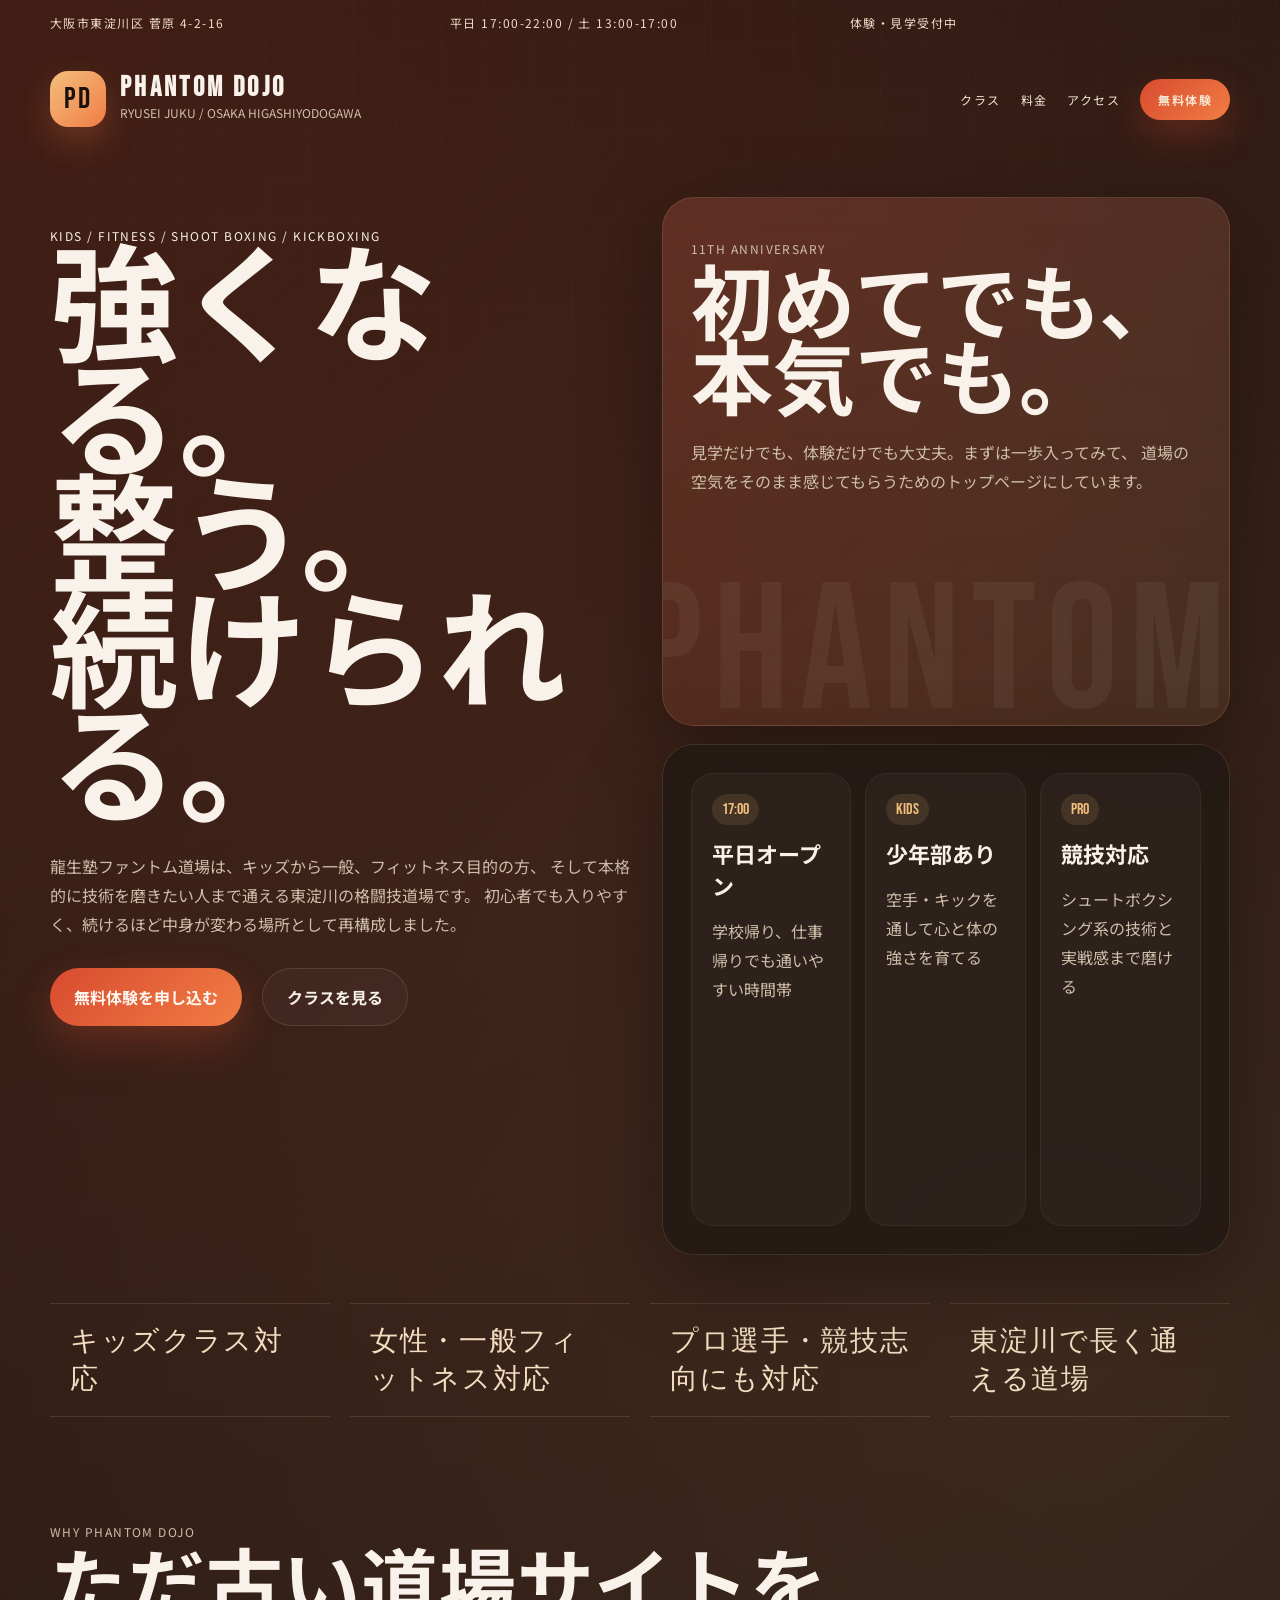
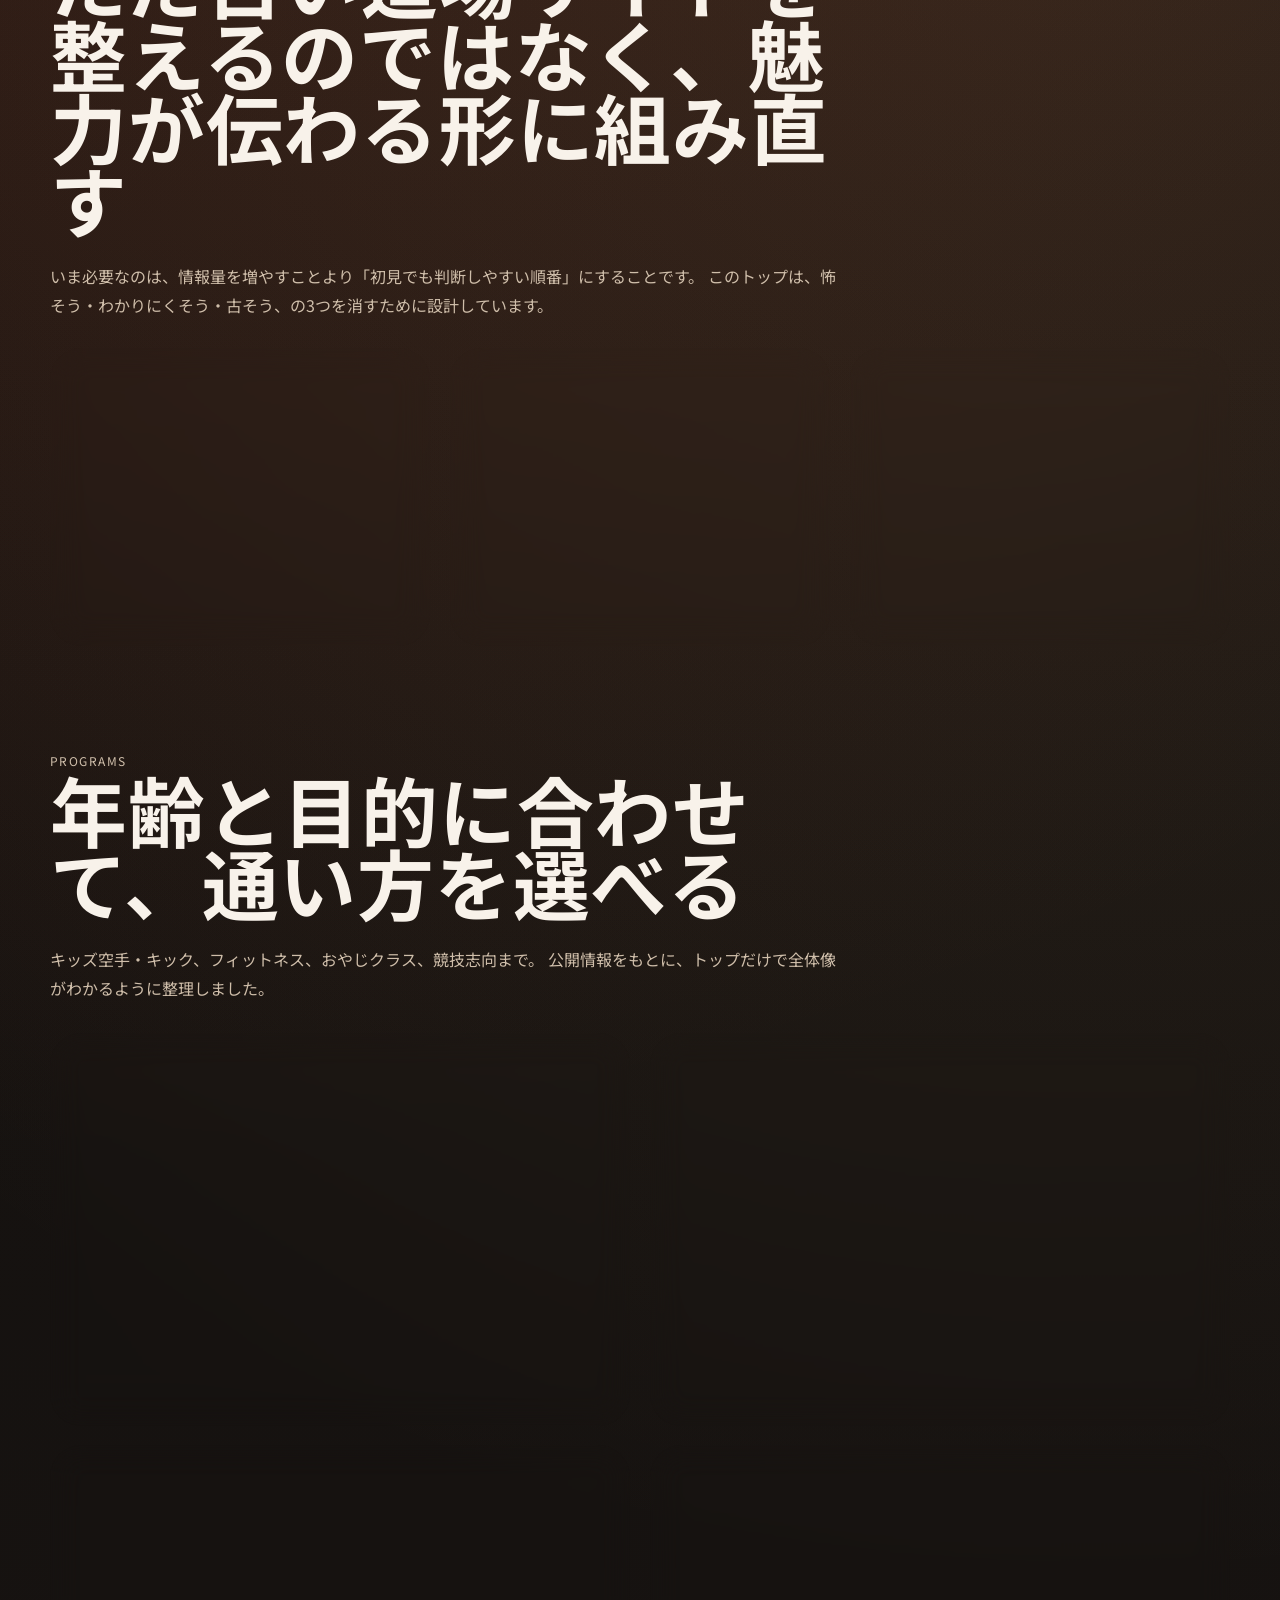
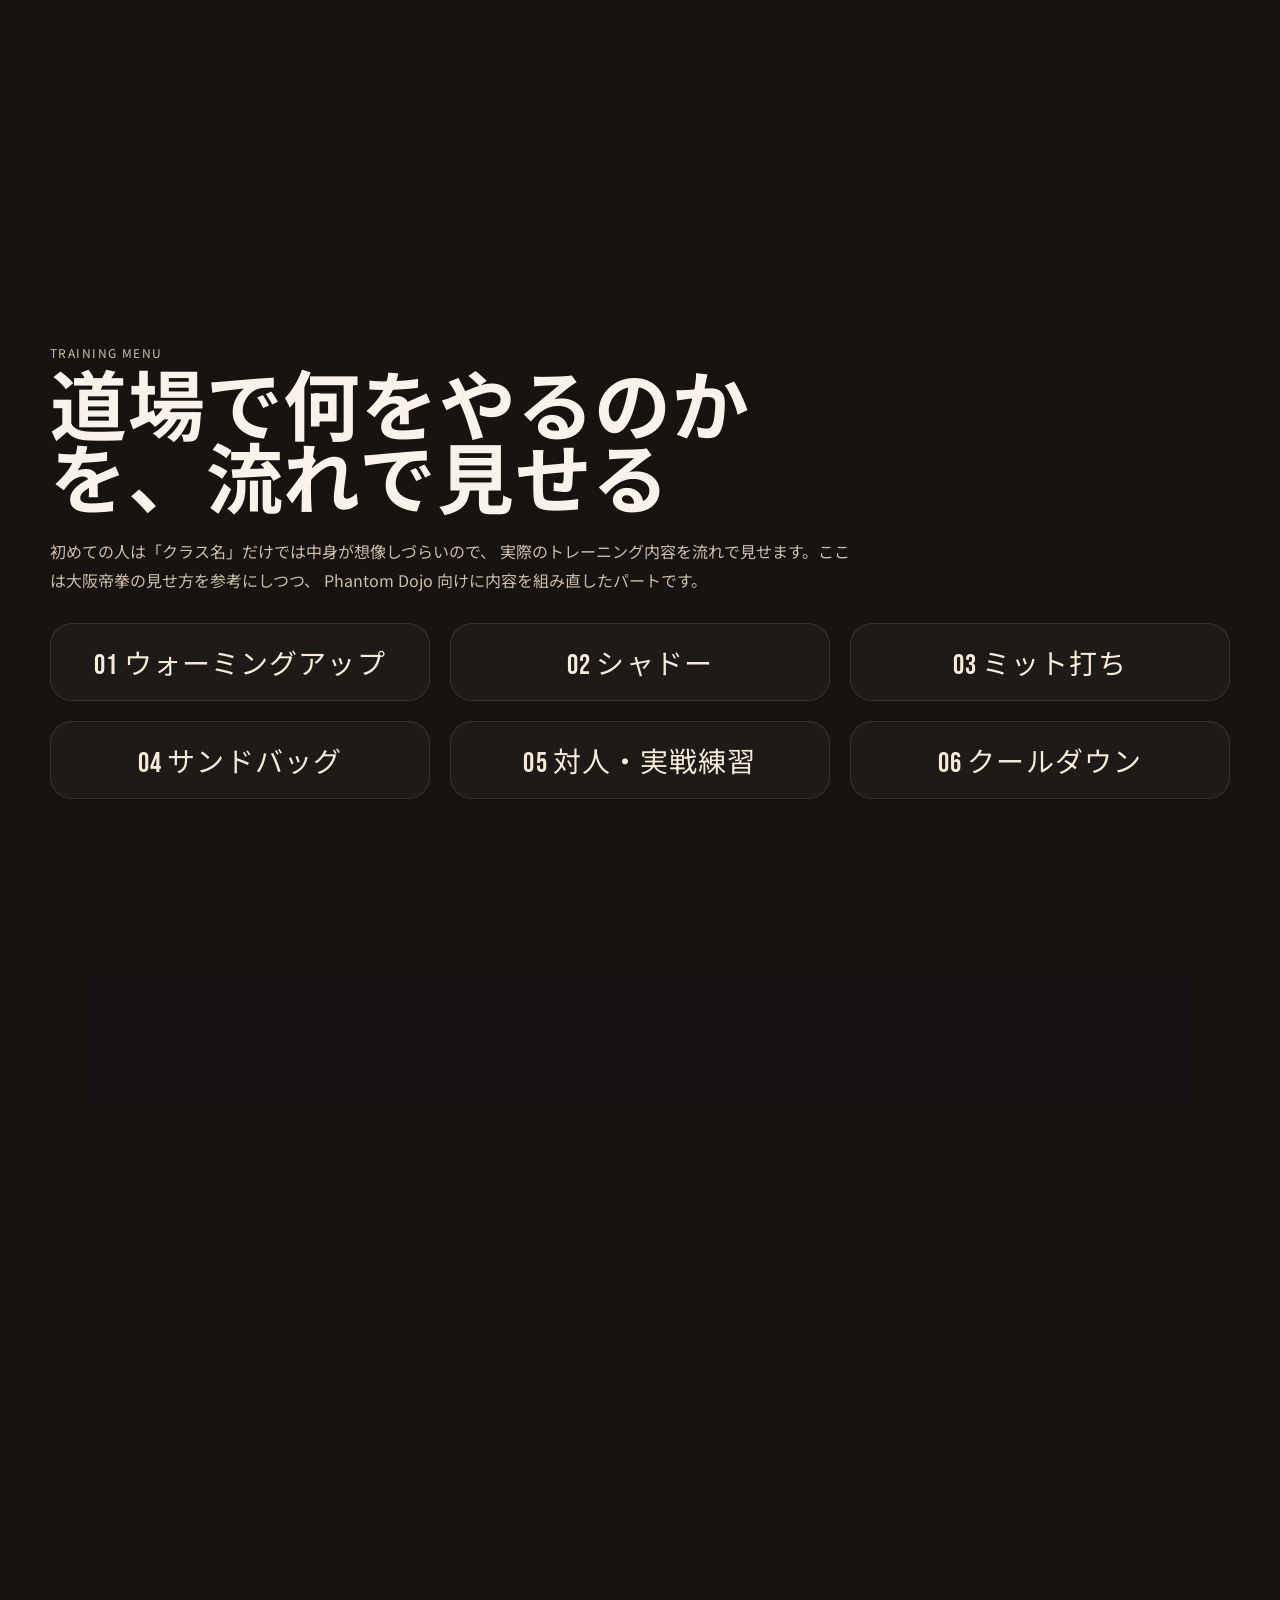
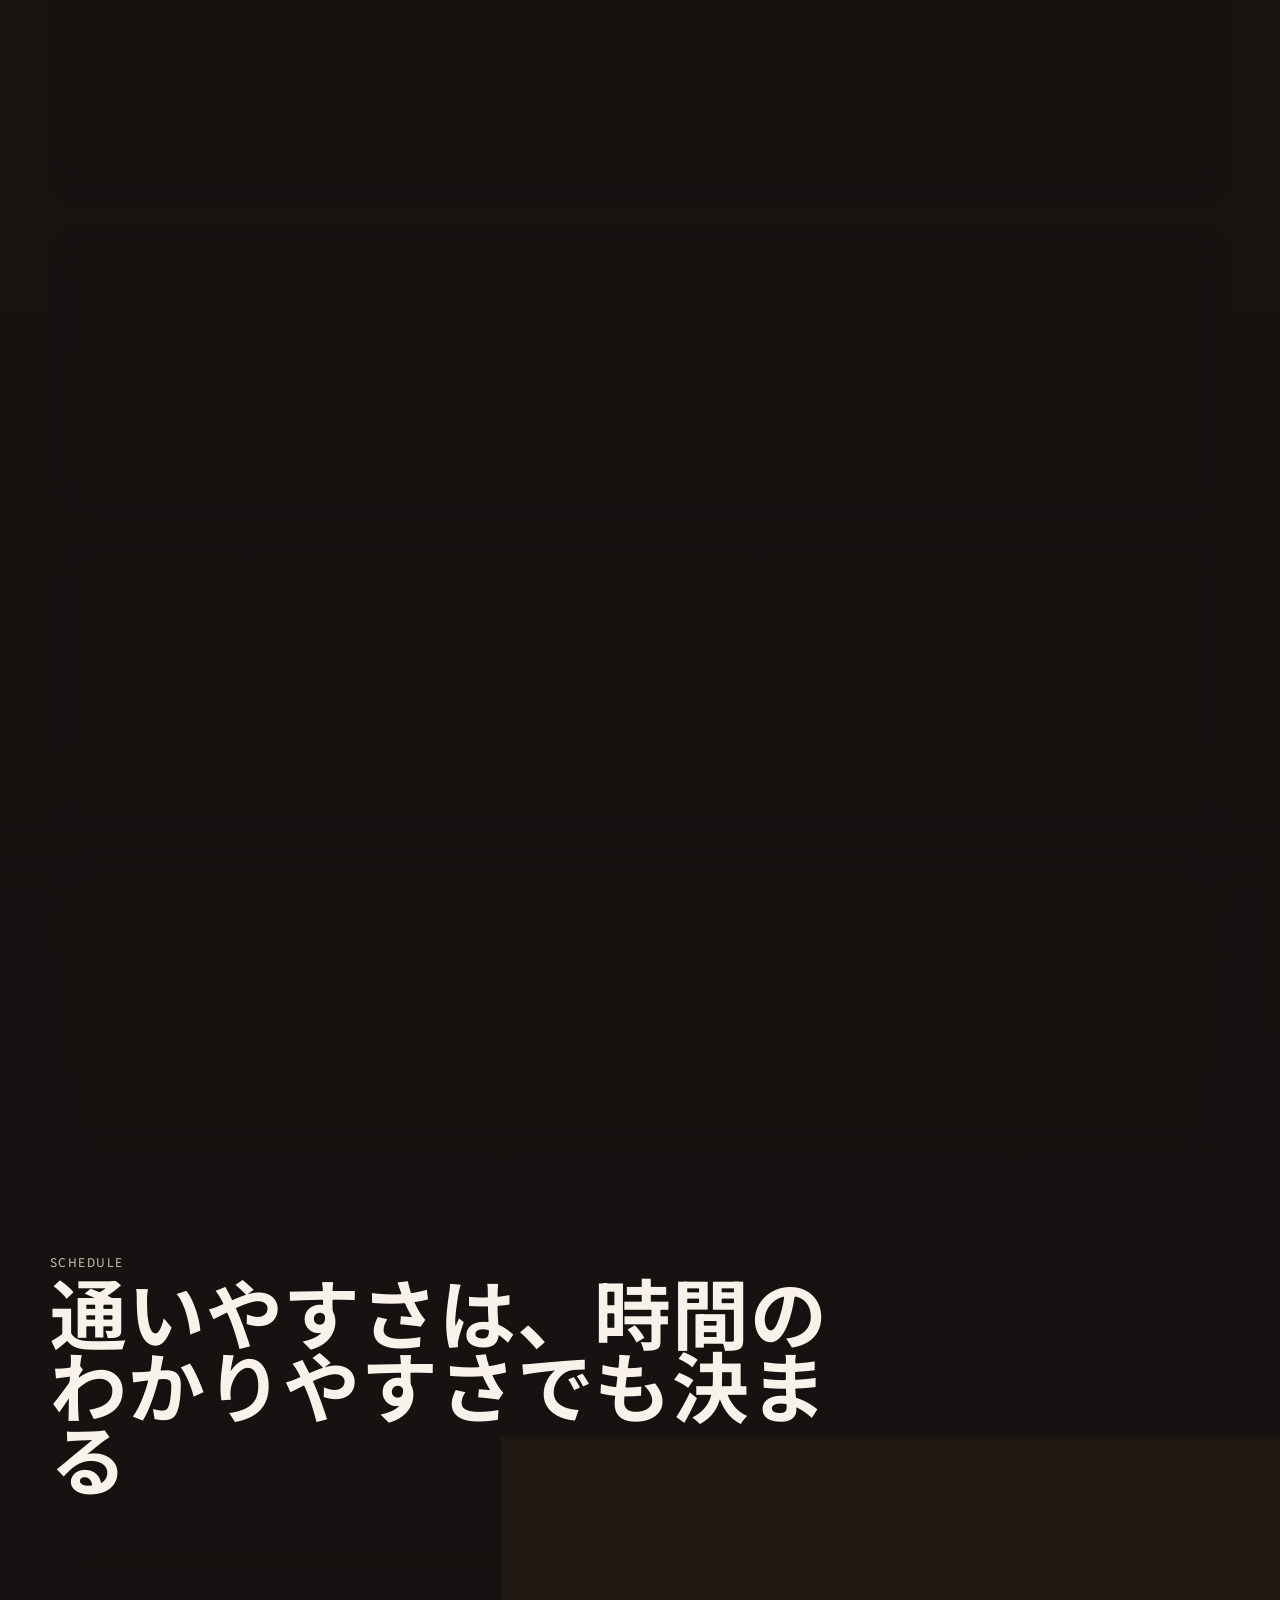
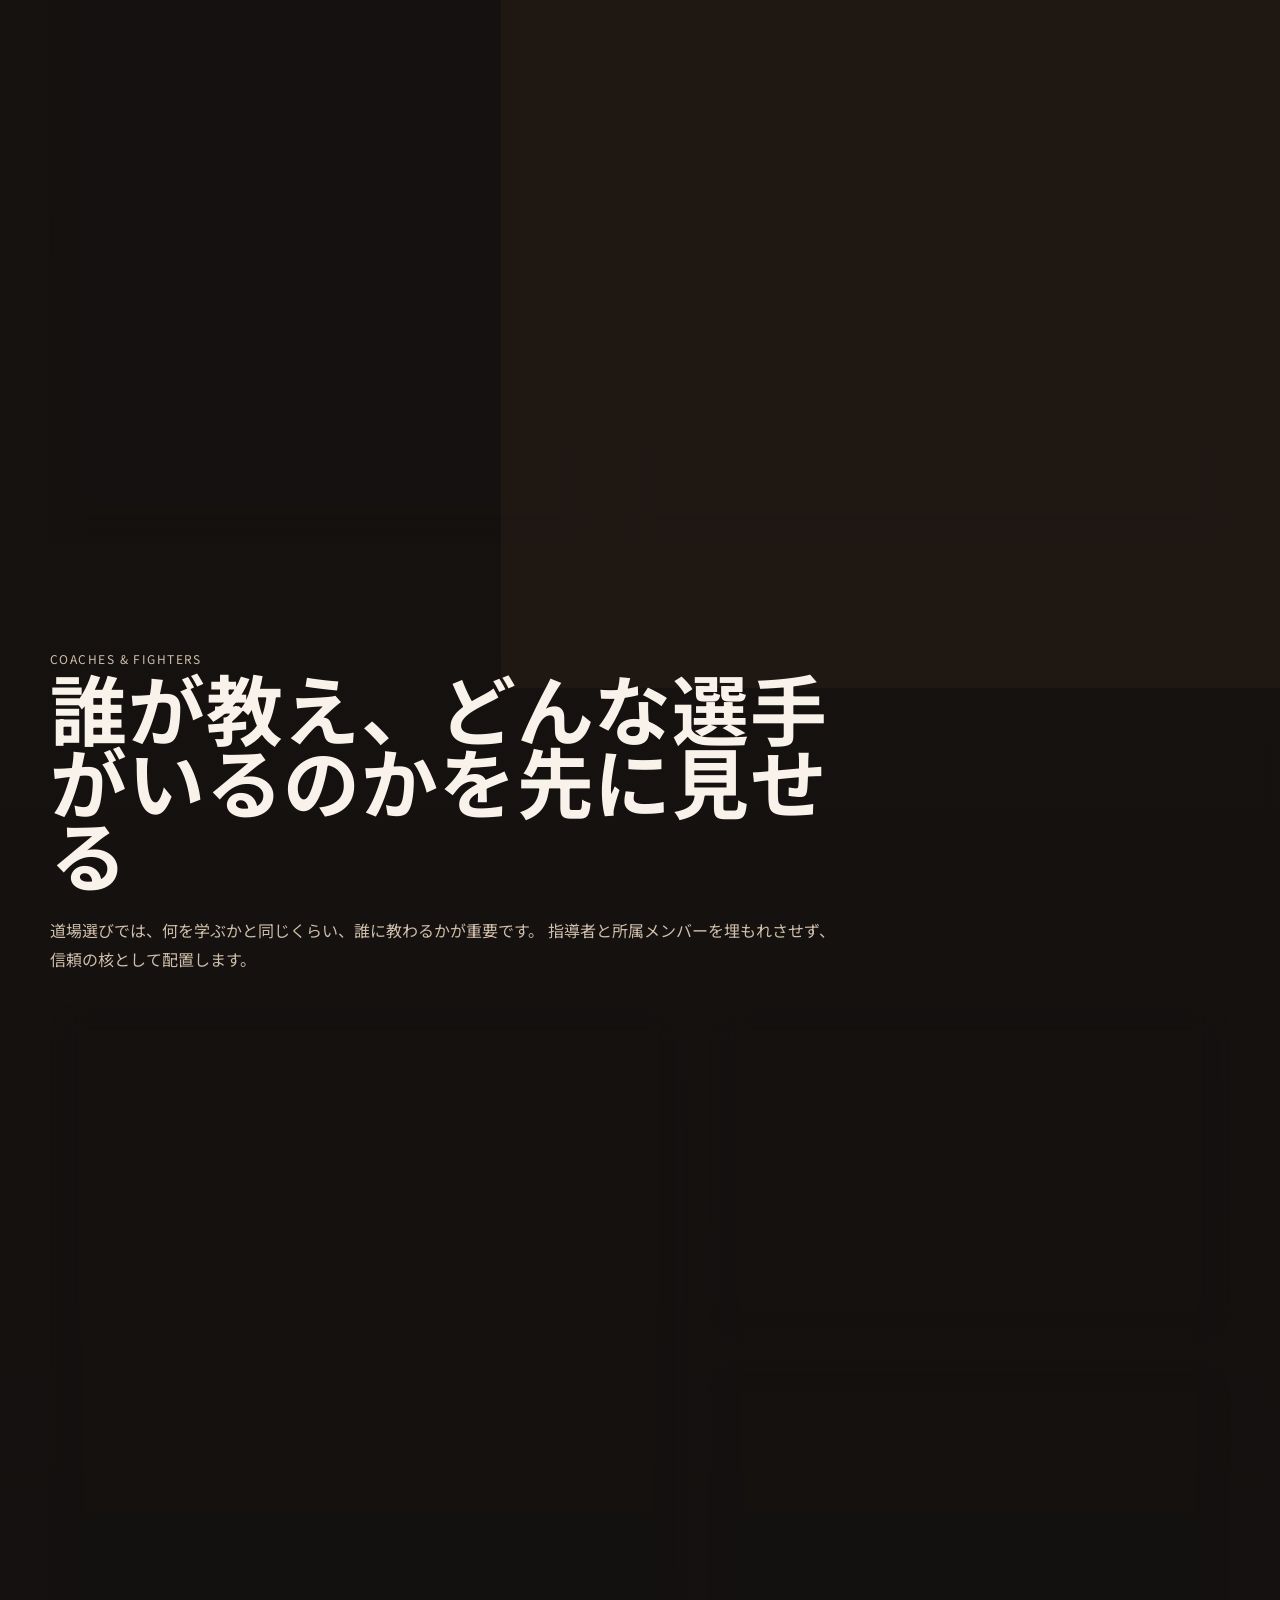
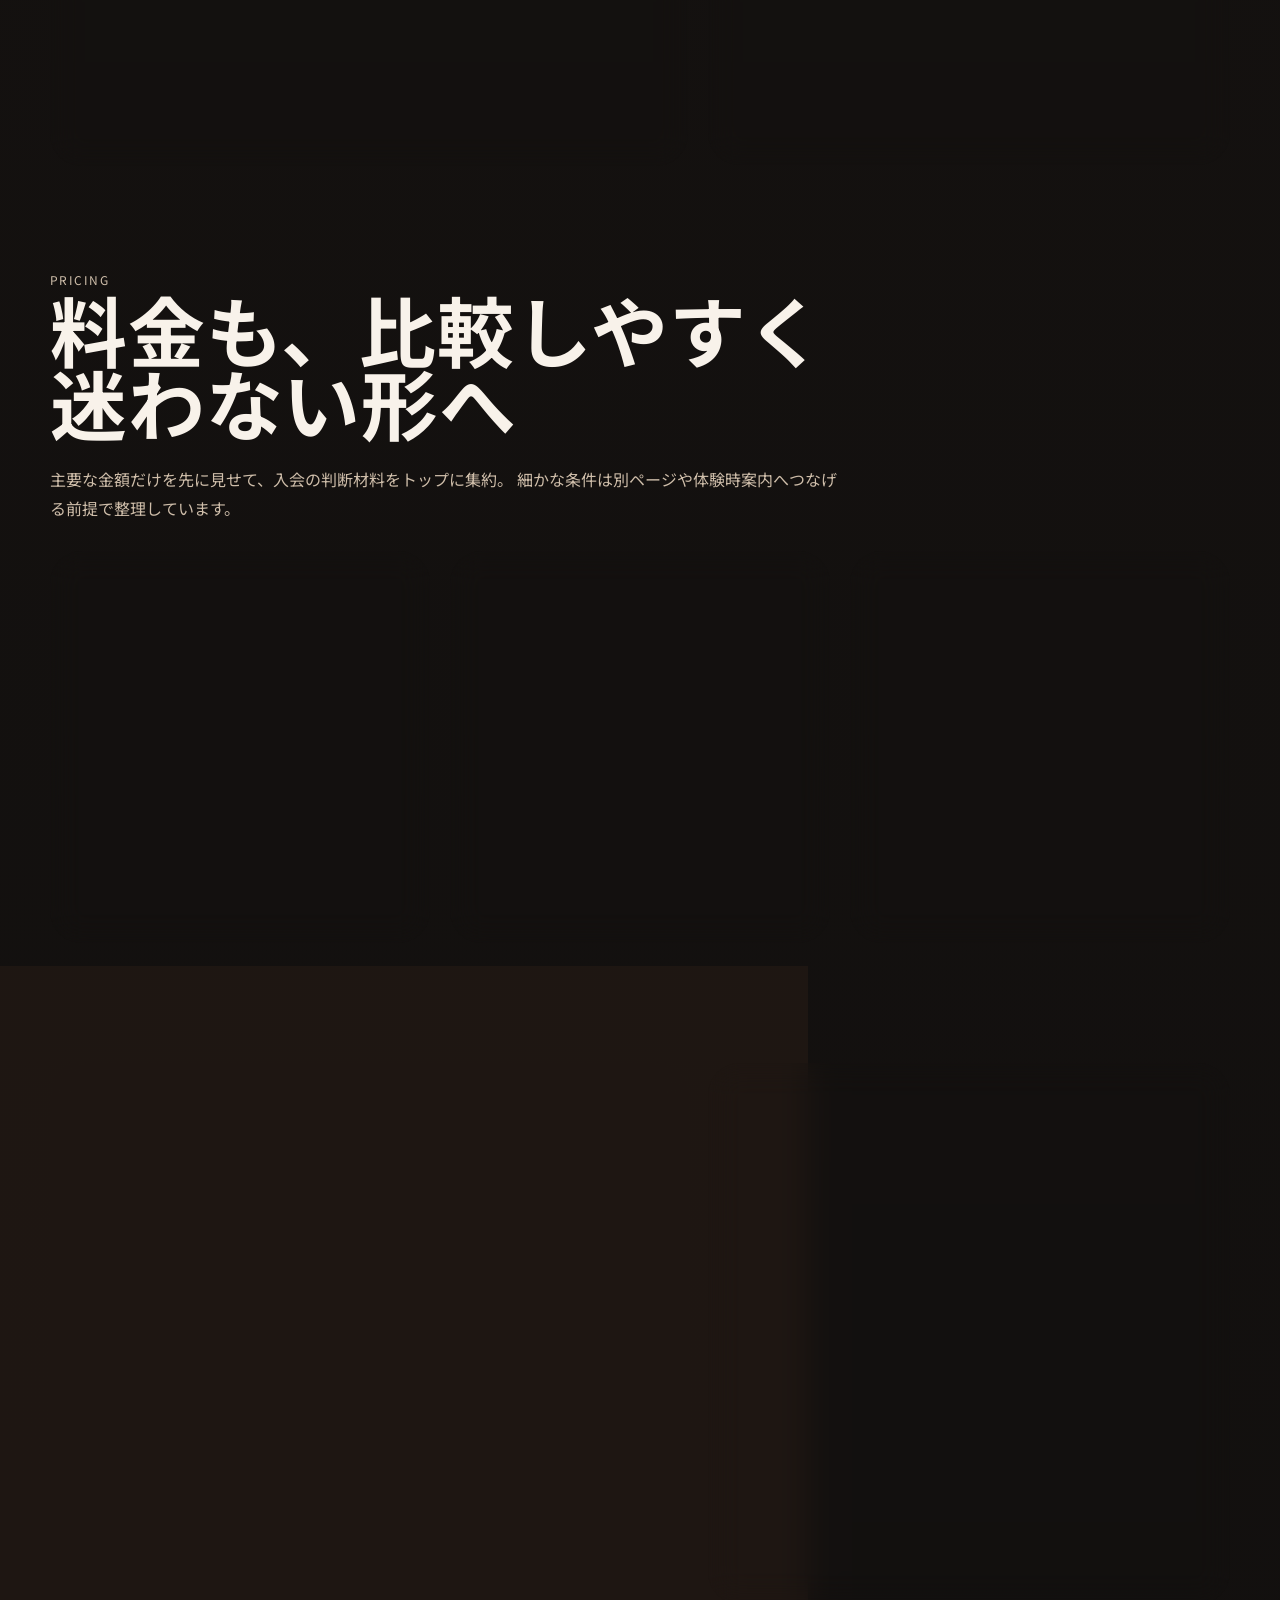
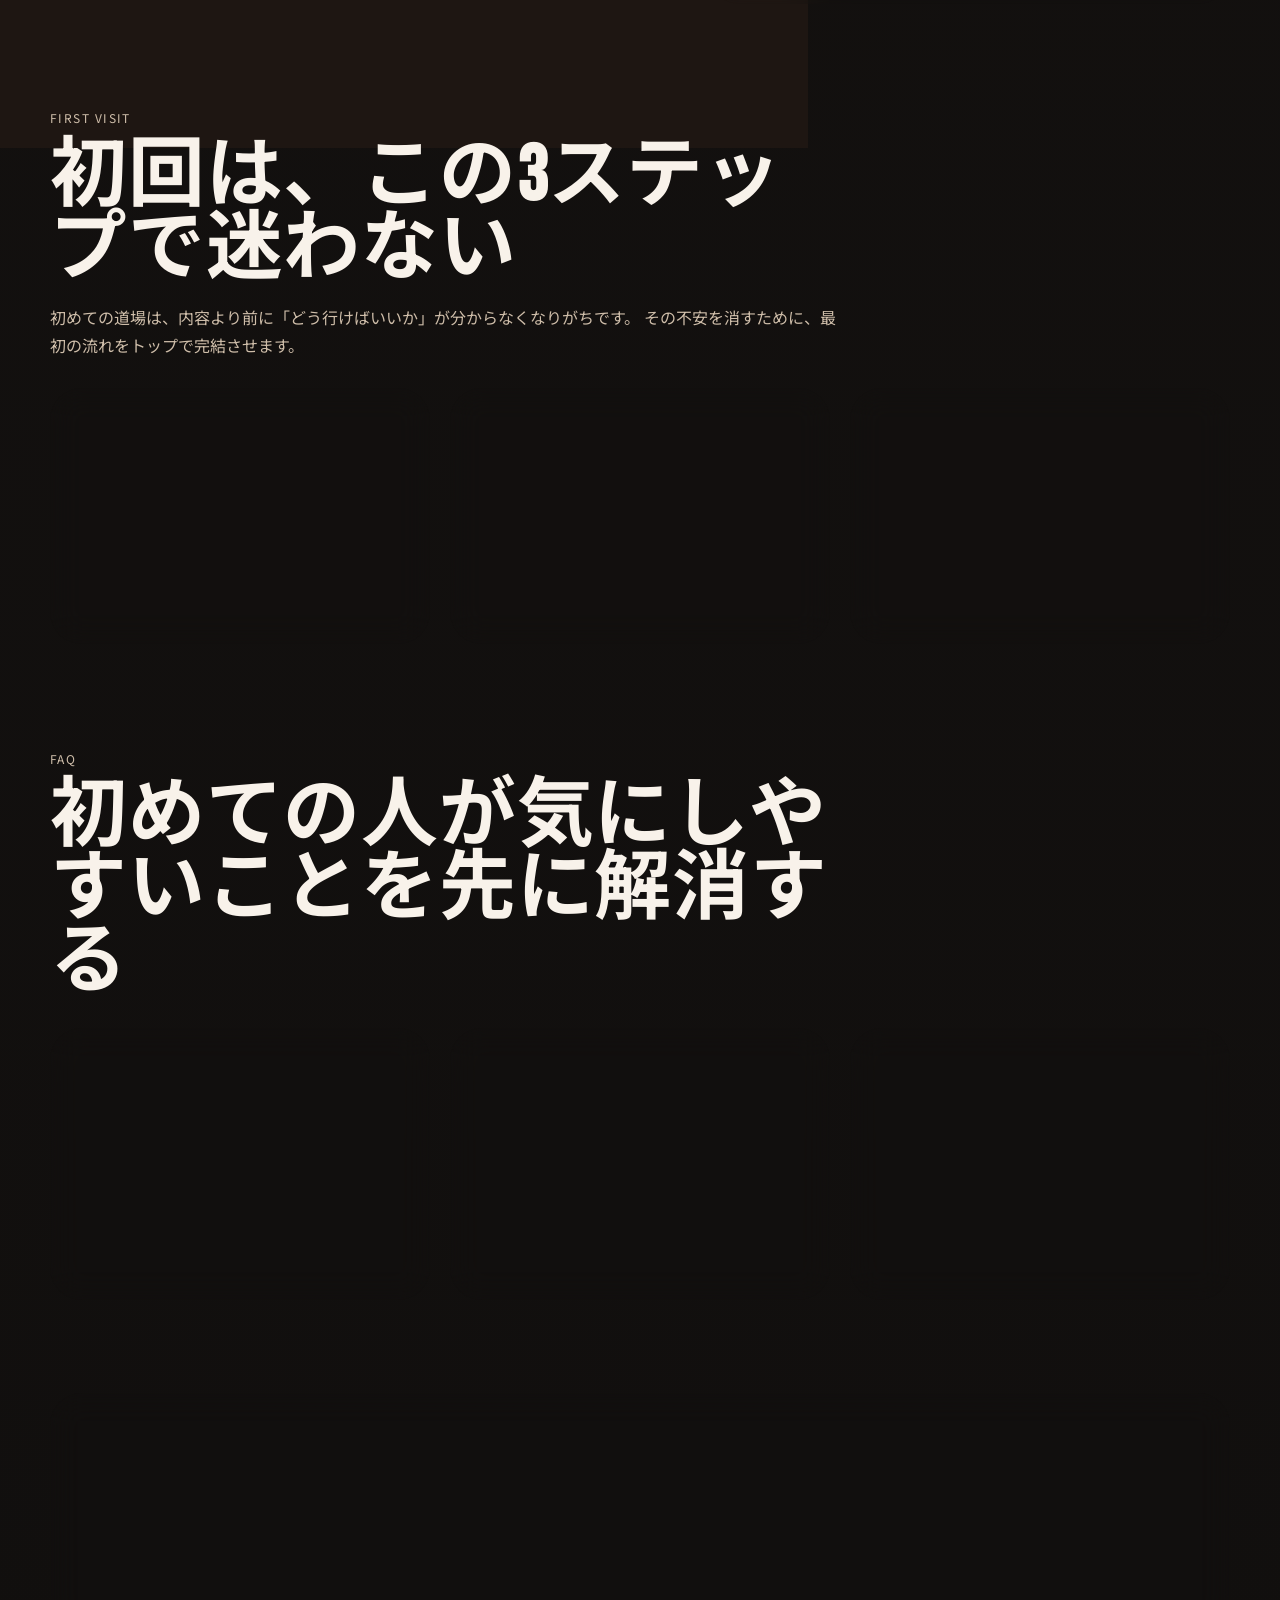
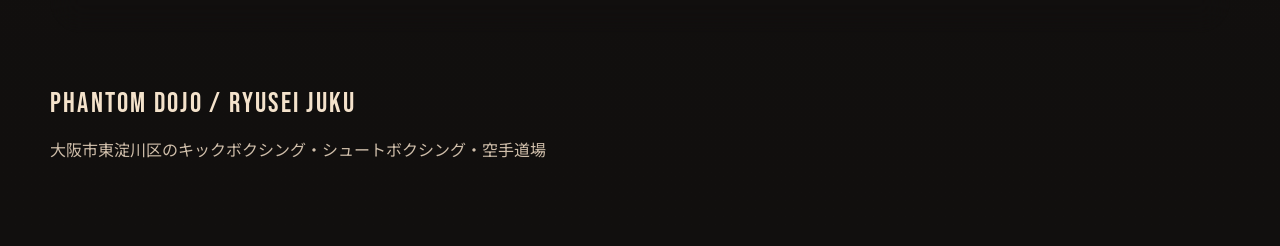
<file: index.html>
<!DOCTYPE html>
<html lang="ja">
  <head>
    <meta charset="UTF-8" />
    <meta name="viewport" content="width=device-width, initial-scale=1.0" />
    <title>PHANTOM DOJO | 龍生塾ファントム道場</title>
    <meta
      name="description"
      content="大阪市東淀川区の龍生塾ファントム道場。キッズからフィットネス、本格的なシュートボクシング・キックボクシングまで対応する新トップページ案。"
    />
    <link rel="preconnect" href="https://fonts.googleapis.com" />
    <link rel="preconnect" href="https://fonts.gstatic.com" crossorigin />
    <link
      href="https://fonts.googleapis.com/css2?family=Bebas+Neue&family=Noto+Sans+JP:wght@400;500;700;900&display=swap"
      rel="stylesheet"
    />
    <link rel="stylesheet" href="./phantom-dojo.css" />
  </head>
  <body>
    <div class="site-shell">
      <div class="promo-bar">
        <p>大阪市東淀川区 菅原 4-2-16</p>
        <p>平日 17:00-22:00 / 土 13:00-17:00</p>
        <p>体験・見学受付中</p>
      </div>

      <header class="hero" id="top">
        <nav class="topbar">
          <a class="brand" href="#top" aria-label="Phantom Dojo top">
            <span class="brand-mark">PD</span>
            <span class="brand-copy">
              <strong>PHANTOM DOJO</strong>
              <small>RYUSEI JUKU / OSAKA HIGASHIYODOGAWA</small>
            </span>
          </a>

          <div class="nav-links">
            <a href="#programs">クラス</a>
            <a href="#pricing">料金</a>
            <a href="#access">アクセス</a>
            <a class="nav-cta" href="#trial">無料体験</a>
          </div>
        </nav>

        <section class="hero-grid">
          <div class="hero-copy">
            <p class="eyebrow">KIDS / FITNESS / SHOOT BOXING / KICKBOXING</p>
            <h1>強くなる。<br />整う。<br />続けられる。</h1>
            <p class="hero-lead">
              龍生塾ファントム道場は、キッズから一般、フィットネス目的の方、
              そして本格的に技術を磨きたい人まで通える東淀川の格闘技道場です。
              初心者でも入りやすく、続けるほど中身が変わる場所として再構成しました。
            </p>

            <div class="hero-actions">
              <a class="primary-button" href="#trial">無料体験を申し込む</a>
              <a class="secondary-button" href="#programs">クラスを見る</a>
            </div>

            <ul class="hero-points">
              <li>元シュートボクシング日本チャンピオンが直接指導</li>
              <li>キッズから一般まで目的別に通える</li>
              <li>競技志向にもフィットネスにも対応</li>
            </ul>
          </div>

          <aside class="hero-stage">
            <div class="hero-stage-card main-stage">
              <p class="mini-label">11TH ANNIVERSARY</p>
              <h2>初めてでも、<br />本気でも。</h2>
              <p>
                見学だけでも、体験だけでも大丈夫。まずは一歩入ってみて、
                道場の空気をそのまま感じてもらうためのトップページにしています。
              </p>
            </div>

            <div class="hero-stage-card stack-card">
              <article>
                <span>17:00</span>
                <strong>平日オープン</strong>
                <p>学校帰り、仕事帰りでも通いやすい時間帯</p>
              </article>
              <article>
                <span>KIDS</span>
                <strong>少年部あり</strong>
                <p>空手・キックを通して心と体の強さを育てる</p>
              </article>
              <article>
                <span>PRO</span>
                <strong>競技対応</strong>
                <p>シュートボクシング系の技術と実戦感まで磨ける</p>
              </article>
            </div>
          </aside>
        </section>
      </header>

      <main>
        <section class="trust-strip">
          <p>キッズクラス対応</p>
          <p>女性・一般フィットネス対応</p>
          <p>プロ選手・競技志向にも対応</p>
          <p>東淀川で長く通える道場</p>
        </section>

        <section class="section positioning-section">
          <div class="section-heading">
            <p class="eyebrow">WHY PHANTOM DOJO</p>
            <h2>ただ古い道場サイトを整えるのではなく、魅力が伝わる形に組み直す</h2>
            <p>
              いま必要なのは、情報量を増やすことより「初見でも判断しやすい順番」にすることです。
              このトップは、怖そう・わかりにくそう・古そう、の3つを消すために設計しています。
            </p>
          </div>

          <div class="feature-grid">
            <article class="feature-card">
              <p class="mini-label">FOR BEGINNERS</p>
              <h3>未経験でも入れる空気を前面に</h3>
              <p>
                何をやる道場か、どんな人が通えるのか、体験しやすいのかを先に見せて、
                最初の心理ハードルを下げます。
              </p>
            </article>

            <article class="feature-card">
              <p class="mini-label">FOR PARENTS</p>
              <h3>子どもを通わせる安心感も伝える</h3>
              <p>
                少年部やキッズクラスの存在をしっかり打ち出し、
                技術だけでなく礼儀や強さも育てる道場として見せます。
              </p>
            </article>

            <article class="feature-card">
              <p class="mini-label">FOR SERIOUS TRAINING</p>
              <h3>本気で磨きたい人にも弱く見せない</h3>
              <p>
                シュートボクシング、キックボクシング、所属選手、指導体制を整理して、
                競技志向の人にも物足りなく見えない構成にします。
              </p>
            </article>
          </div>
        </section>

        <section class="section programs-section" id="programs">
          <div class="section-heading">
            <p class="eyebrow">PROGRAMS</p>
            <h2>年齢と目的に合わせて、通い方を選べる</h2>
            <p>
              キッズ空手・キック、フィットネス、おやじクラス、競技志向まで。
              公開情報をもとに、トップだけで全体像がわかるように整理しました。
            </p>
          </div>

          <div class="program-grid">
            <article class="program-card highlight">
              <span class="class-tag">KIDS</span>
              <h3>キッズ空手・キック</h3>
              <p>
                小さい子どもから参加できる少年部。礼儀、集中力、基礎運動能力、
                そして「いじめない・いじめられない」強さを育てる入口として設計。
              </p>
              <ul>
                <li>対象: 3歳頃から中学生までを想定</li>
                <li>目的: 心身の成長、礼儀、基礎体力</li>
                <li>向いている人: 習い事を探している保護者</li>
              </ul>
            </article>

            <article class="program-card">
              <span class="class-tag">FITNESS</span>
              <h3>一般フィットネス</h3>
              <p>
                いきなり競技色が強すぎる場所は不安、という人向けの導線。
                仕事帰りや運動不足解消でも入りやすい見せ方に寄せています。
              </p>
              <ul>
                <li>対象: 初心者、女性、運動習慣を作りたい人</li>
                <li>目的: ダイエット、ストレス発散、体力づくり</li>
                <li>向いている人: 無理なく続けたい人</li>
              </ul>
            </article>

            <article class="program-card">
              <span class="class-tag">TECHNIQUE</span>
              <h3>キックボクシング / シュートボクシング</h3>
              <p>
                フォームやミットだけでなく、技術の深さと実戦性も見せる軸。
                道場の芯になる中上級向けの価値がここです。
              </p>
              <ul>
                <li>対象: 一般経験者、競技志向</li>
                <li>目的: 技術向上、実戦感覚、試合挑戦</li>
                <li>向いている人: 本格的に学びたい人</li>
              </ul>
            </article>

            <article class="program-card">
              <span class="class-tag">PERSONAL</span>
              <h3>目的別の通い方にも対応</h3>
              <p>
                パーソナルや目的別トレーニングの見せ方も整理して、
                「自分のペースで通いたい」層の受け皿を分かりやすくします。
              </p>
              <ul>
                <li>対象: 個別に見てほしい人</li>
                <li>目的: 短期集中、課題改善、フォーム調整</li>
                <li>向いている人: 集中して伸ばしたい人</li>
              </ul>
            </article>
          </div>
        </section>

        <section class="section training-section">
          <div class="section-heading">
            <p class="eyebrow">TRAINING MENU</p>
            <h2>道場で何をやるのかを、流れで見せる</h2>
            <p>
              初めての人は「クラス名」だけでは中身が想像しづらいので、
              実際のトレーニング内容を流れで見せます。ここは大阪帝拳の見せ方を参考にしつつ、
              Phantom Dojo 向けに内容を組み直したパートです。
            </p>
          </div>

          <div class="training-overview">
            <a class="training-chip" href="#warmup">01 ウォーミングアップ</a>
            <a class="training-chip" href="#shadow">02 シャドー</a>
            <a class="training-chip" href="#mitt">03 ミット打ち</a>
            <a class="training-chip" href="#bag">04 サンドバッグ</a>
            <a class="training-chip" href="#partner">05 対人・実戦練習</a>
            <a class="training-chip" href="#cooldown">06 クールダウン</a>
          </div>

          <div class="training-detail-list">
            <article class="training-detail-card" id="warmup">
              <div class="training-detail-head">
                <span>01</span>
                <div>
                  <p class="mini-label">WARM UP</p>
                  <h3>ウォーミングアップ</h3>
                </div>
              </div>
              <p>
                いきなり強度を上げるのではなく、関節と体幹を目覚めさせながら全身を温めます。
                初心者や久しぶりに身体を動かす人でも入りやすい最初のステップです。
              </p>
              <ul class="detail-points">
                <li>身体を安全に動かし始める</li>
                <li>キッズも一般も入りやすい</li>
                <li>運動不足の人でも馴染みやすい入口</li>
              </ul>
            </article>

            <article class="training-detail-card" id="shadow">
              <div class="training-detail-head">
                <span>02</span>
                <div>
                  <p class="mini-label">SHADOW BOXING</p>
                  <h3>シャドーでフォームを作る</h3>
                </div>
              </div>
              <p>
                構え、ステップ、打ち終わりの姿勢までを整えながら、
                自分の身体の使い方を覚えていくパート。強く打つ前に、正しく動けるようにします。
              </p>
              <ul class="detail-points">
                <li>基礎フォームを身につける</li>
                <li>初心者でも流れを理解しやすい</li>
                <li>競技志向は精度を上げられる</li>
              </ul>
            </article>

            <article class="training-detail-card" id="mitt">
              <div class="training-detail-head">
                <span>03</span>
                <div>
                  <p class="mini-label">MITT WORK</p>
                  <h3>ミット打ちで技術と気持ちよさを両立</h3>
                </div>
              </div>
              <p>
                初心者にとっては「楽しい」と感じやすく、経験者にとっては技術の精度を磨ける中心パート。
                Phantom の魅力が伝わりやすいので、写真を入れるなら最優先の候補です。
              </p>
              <ul class="detail-points">
                <li>爽快感があり継続しやすい</li>
                <li>コーチとの距離感が伝わりやすい</li>
                <li>技術指導の質を見せやすい</li>
              </ul>
            </article>

            <article class="training-detail-card" id="bag">
              <div class="training-detail-head">
                <span>04</span>
                <div>
                  <p class="mini-label">BAG WORK</p>
                  <h3>サンドバッグで出力を上げる</h3>
                </div>
              </div>
              <p>
                打撃の感覚をつかみ、体力も同時に上げていくパート。
                フィットネス目的の人にも人気が出やすく、見た目にも格闘技らしさが出ます。
              </p>
              <ul class="detail-points">
                <li>汗をかいて達成感を得やすい</li>
                <li>ダイエット目的とも相性がいい</li>
                <li>強さの雰囲気も自然に伝わる</li>
              </ul>
            </article>

            <article class="training-detail-card" id="partner">
              <div class="training-detail-head">
                <span>05</span>
                <div>
                  <p class="mini-label">PARTNER WORK</p>
                  <h3>対人練習で本格派にも応える</h3>
                </div>
              </div>
              <p>
                マスや対人練習は、競技志向の人が気になるポイントです。
                ただし初心者を怖がらせないように、段階的に取り組める印象で見せるのが重要です。
              </p>
              <ul class="detail-points">
                <li>実戦感覚を磨ける</li>
                <li>経験や目的に応じて段階調整できる</li>
                <li>本気層にも弱く見えない要素</li>
              </ul>
            </article>

            <article class="training-detail-card" id="cooldown">
              <div class="training-detail-head">
                <span>06</span>
                <div>
                  <p class="mini-label">COOL DOWN</p>
                  <h3>クールダウンで整えて終わる</h3>
                </div>
              </div>
              <p>
                追い込んで終わりではなく、最後まで丁寧に整えることで
                「続けやすい道場」という印象につながります。フィットネス層にも効く見せ場です。
              </p>
              <ul class="detail-points">
                <li>翌日に疲れを残しにくい</li>
                <li>初心者が安心しやすい</li>
                <li>道場全体の丁寧さが伝わる</li>
              </ul>
            </article>
          </div>
        </section>

        <section class="section rhythm-section">
          <div class="section-heading">
            <p class="eyebrow">SCHEDULE</p>
            <h2>通いやすさは、時間のわかりやすさでも決まる</h2>
          </div>

          <div class="rhythm-layout">
            <article class="schedule-overview">
              <div class="time-block">
                <span>WEEKDAYS</span>
                <strong>17:00 - 22:00</strong>
                <p>学校帰り、仕事帰りにそのまま寄りやすい平日夜の時間帯。</p>
              </div>
              <div class="time-block">
                <span>SATURDAY</span>
                <strong>13:00 - 17:00</strong>
                <p>週末にまとめて身体を動かしたい人にも合わせやすい枠。</p>
              </div>
              <div class="time-block closed">
                <span>CLOSED</span>
                <strong>日曜・祝日</strong>
                <p>休館日を明確に出して、予定を立てやすくしています。</p>
              </div>
            </article>

            <article class="timeline-card">
              <p class="mini-label">A TYPICAL FLOW</p>
              <h3>こんな人が通いやすい</h3>
              <ul class="timeline-list">
                <li>
                  <strong>学校帰りのキッズ・学生</strong>
                  <span>習い事として無理なく通いやすい時間帯</span>
                </li>
                <li>
                  <strong>仕事終わりの社会人</strong>
                  <span>夕方から夜にかけて汗を流して切り替えられる</span>
                </li>
                <li>
                  <strong>週末に集中したい人</strong>
                  <span>土曜にまとめて運動したい人にも対応</span>
                </li>
              </ul>
            </article>
          </div>
        </section>

        <section class="section coaches-section">
          <div class="section-heading">
            <p class="eyebrow">COACHES & FIGHTERS</p>
            <h2>誰が教え、どんな選手がいるのかを先に見せる</h2>
            <p>
              道場選びでは、何を学ぶかと同じくらい、誰に教わるかが重要です。
              指導者と所属メンバーを埋もれさせず、信頼の核として配置します。
            </p>
          </div>

          <div class="coach-layout">
            <article class="coach-feature">
              <p class="mini-label">HEAD COACH</p>
              <h3>ファントム進也</h3>
              <p class="coach-copy">
                元シュートボクシング日本チャンピオンとしての実績を背景に、
                キッズから競技志向まで幅広く直接指導。強さだけでなく、
                続けられる道場としての空気づくりもこのページの中心に据えています。
              </p>
            </article>

            <div class="coach-side">
              <article class="coach-card">
                <p class="mini-label">INSTRUCTORS</p>
                <h3>指導陣</h3>
                <ul class="name-list">
                  <li>木下 誠司</li>
                  <li>中村 賢基</li>
                  <li>安藤 綾人</li>
                </ul>
              </article>

              <article class="coach-card">
                <p class="mini-label">FIGHTERS</p>
                <h3>所属選手</h3>
                <ul class="name-list">
                  <li>杉本 健</li>
                  <li>風羽</li>
                  <li>遠藤 凌夢</li>
                  <li>深田 一樹</li>
                </ul>
              </article>
            </div>
          </div>
        </section>

        <section class="section pricing-section" id="pricing">
          <div class="section-heading">
            <p class="eyebrow">PRICING</p>
            <h2>料金も、比較しやすく迷わない形へ</h2>
            <p>
              主要な金額だけを先に見せて、入会の判断材料をトップに集約。
              細かな条件は別ページや体験時案内へつなげる前提で整理しています。
            </p>
          </div>

          <div class="pricing-grid">
            <article class="price-card">
              <p class="mini-label">JOINING FEE</p>
              <h3>入会金</h3>
              <div class="price-line">
                <span>一般</span>
                <strong>11,000円</strong>
              </div>
              <div class="price-line">
                <span>学生</span>
                <strong>5,500円</strong>
              </div>
            </article>

            <article class="price-card featured">
              <p class="mini-label">MONTHLY</p>
              <h3>月会費</h3>
              <div class="price-line">
                <span>一般</span>
                <strong>11,000円</strong>
              </div>
              <div class="price-line">
                <span>女性</span>
                <strong>8,800円</strong>
              </div>
              <div class="price-line">
                <span>高校・大学生</span>
                <strong>8,250円</strong>
              </div>
              <div class="price-line">
                <span>少年</span>
                <strong>4,400円〜</strong>
              </div>
            </article>

            <article class="price-card note-card">
              <p class="mini-label">GUIDE</p>
              <h3>こんな見せ方にしています</h3>
              <ul class="simple-list">
                <li>トップで主要料金だけ把握できる</li>
                <li>体験前に不安が残りにくい</li>
                <li>細かな条件は次段階で説明しやすい</li>
              </ul>
            </article>
          </div>
        </section>

        <section class="section access-section" id="access">
          <div class="access-layout">
            <article class="access-card">
              <p class="eyebrow">ACCESS</p>
              <h2>大阪市東淀川区で、通い続けやすい場所へ</h2>
              <div class="access-list">
                <div>
                  <span>住所</span>
                  <strong>〒533-0022 大阪府大阪市東淀川区菅原4-2-16</strong>
                </div>
                <div>
                  <span>最寄り</span>
                  <strong>阪急京都線「淡路駅」徒歩15分 / JR淡路駅 徒歩13分目安</strong>
                </div>
                <div>
                  <span>TEL</span>
                  <strong><a href="tel:0674934890">06-7493-4890</a></strong>
                </div>
                <div>
                  <span>休館日</span>
                  <strong>日曜・祝日</strong>
                </div>
              </div>
            </article>

            <article class="map-card">
              <p class="mini-label">MAP LINK</p>
              <h3>道場までの導線</h3>
              <p>
                スマホでは地図導線を強くして、見学や体験の直前で迷いにくくする構成が相性良いです。
              </p>
              <a
                class="secondary-button"
                href="https://maps.google.com/?q=%E5%A4%A7%E9%98%AA%E5%BA%9C%E5%A4%A7%E9%98%AA%E5%B8%82%E6%9D%B1%E6%B7%80%E5%B7%9D%E5%8C%BA%E8%8F%85%E5%8E%9F4-2-16"
                target="_blank"
                rel="noreferrer"
              >
                Google Map を開く
              </a>
            </article>
          </div>
        </section>

        <section class="section first-step-section">
          <div class="section-heading">
            <p class="eyebrow">FIRST VISIT</p>
            <h2>初回は、この3ステップで迷わない</h2>
            <p>
              初めての道場は、内容より前に「どう行けばいいか」が分からなくなりがちです。
              その不安を消すために、最初の流れをトップで完結させます。
            </p>
          </div>

          <div class="step-grid">
            <article class="step-card">
              <span>01</span>
              <h3>まずは問い合わせる</h3>
              <p>電話かフォームで、見学か体験かを一言伝えるだけで大丈夫です。</p>
            </article>

            <article class="step-card">
              <span>02</span>
              <h3>動きやすい服で来る</h3>
              <p>最初から完璧な道具がなくても問題ない設計にして、参加ハードルを下げます。</p>
            </article>

            <article class="step-card">
              <span>03</span>
              <h3>空気を見て決める</h3>
              <p>雰囲気、通いやすさ、指導との相性を見てから判断できる導線にします。</p>
            </article>
          </div>
        </section>

        <section class="section faq-section">
          <div class="section-heading">
            <p class="eyebrow">FAQ</p>
            <h2>初めての人が気にしやすいことを先に解消する</h2>
          </div>

          <div class="faq-list">
            <article class="faq-card">
              <h3>未経験でも大丈夫？</h3>
              <p>
                大丈夫です。キッズ、フィットネス、一般それぞれで入口を分けて、
                いきなり競技レベルを求められる印象を避ける構成にしています。
              </p>
            </article>

            <article class="faq-card">
              <h3>子どもでも通える？</h3>
              <p>
                少年部・キッズ向けの軸を前面に出しているので、保護者が見た時にも
                通わせるイメージを持ちやすいようにしています。
              </p>
            </article>

            <article class="faq-card">
              <h3>本気で強くなりたい人にも向いてる？</h3>
              <p>
                向いています。競技志向や所属選手、指導者実績を整理して、
                フィットネスだけの場所に見えないように構成しています。
              </p>
            </article>
          </div>
        </section>

        <section class="section trial-section" id="trial">
          <div class="trial-card">
            <div>
              <p class="eyebrow">FREE TRIAL</p>
              <h2>まずは見学か体験から。</h2>
              <p>
                「自分に合うか分からない」を解消するには、いちばん早いのが現場の空気を見ることです。
                電話、フォーム、LINE など、次は実運用に合わせて主導線を1本決めれば完成度が上がります。
              </p>
            </div>

            <div class="trial-actions">
              <a class="primary-button" href="tel:0674934890">電話で問い合わせる</a>
              <a class="secondary-button" href="#access">アクセスを見る</a>
            </div>
          </div>
        </section>
      </main>

      <footer class="site-footer">
        <p>PHANTOM DOJO / RYUSEI JUKU</p>
        <p>大阪市東淀川区のキックボクシング・シュートボクシング・空手道場</p>
      </footer>
    </div>
  </body>
</html>
</file>
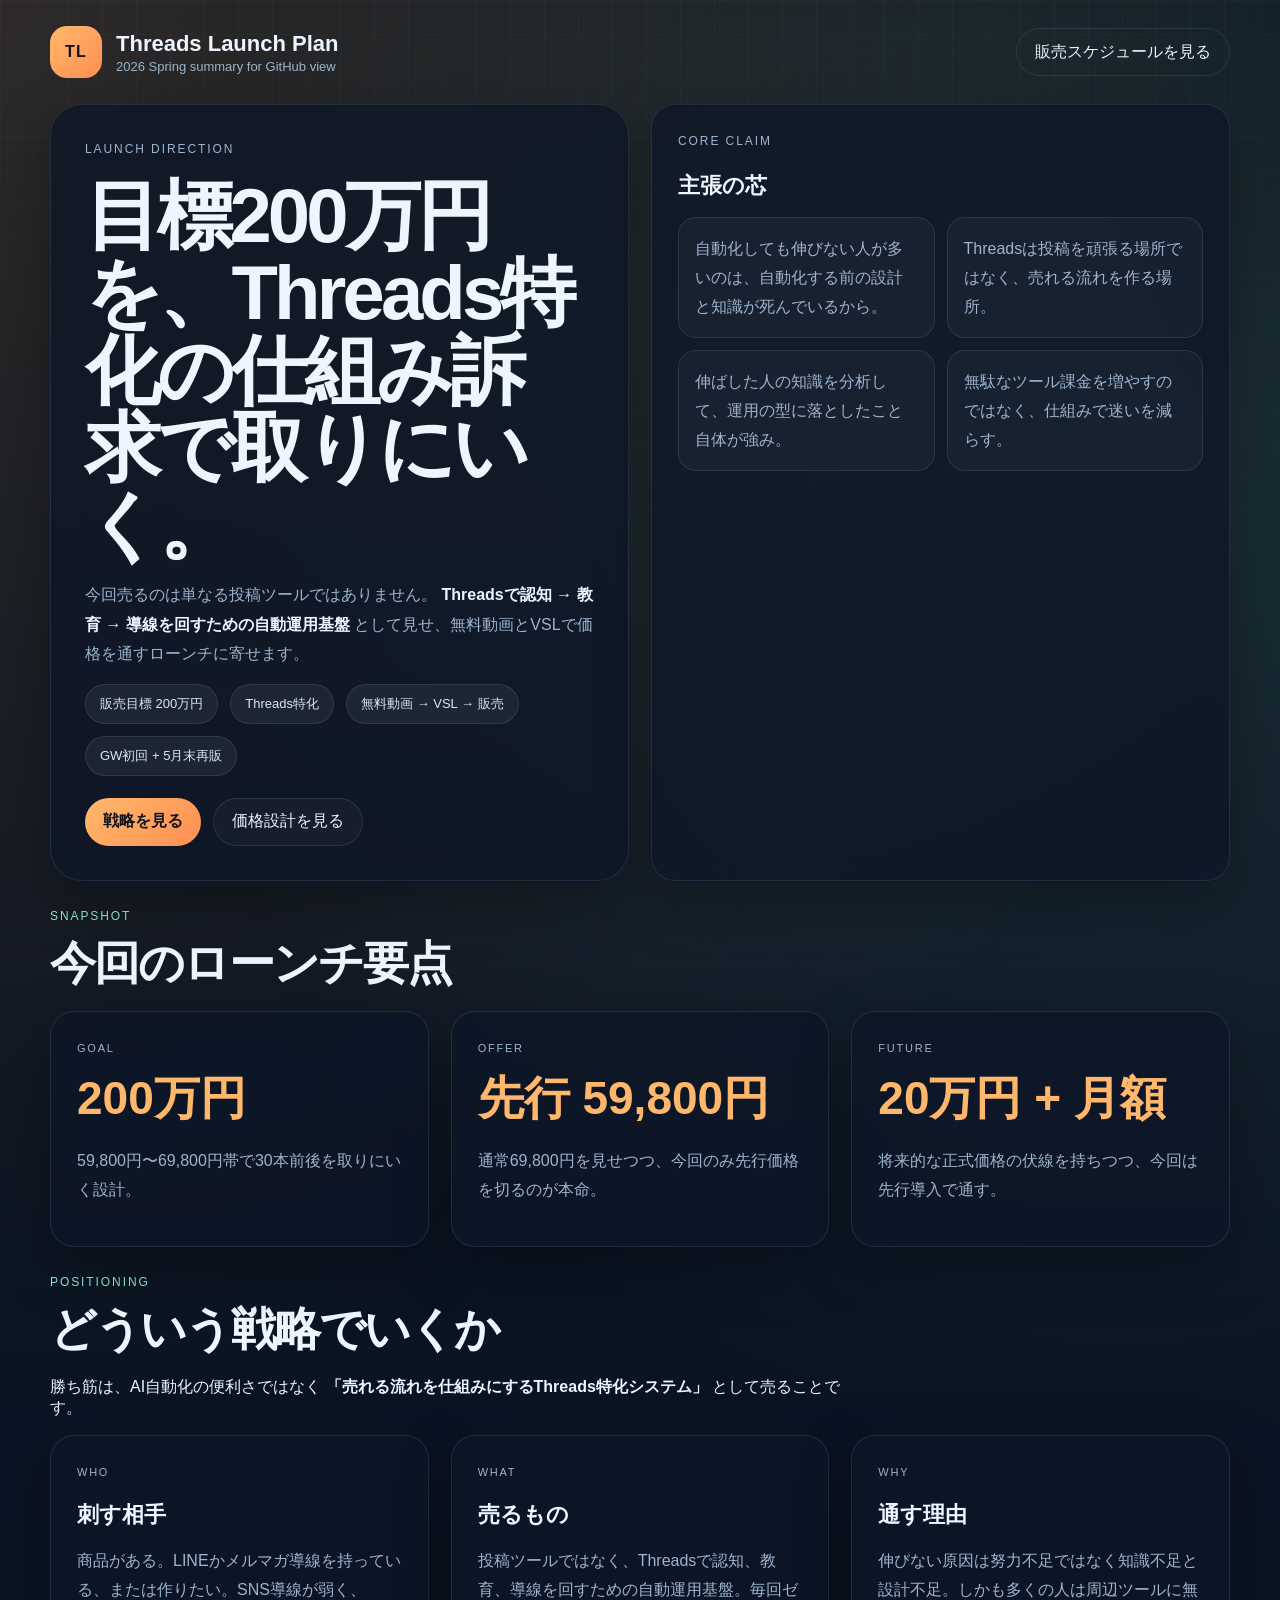
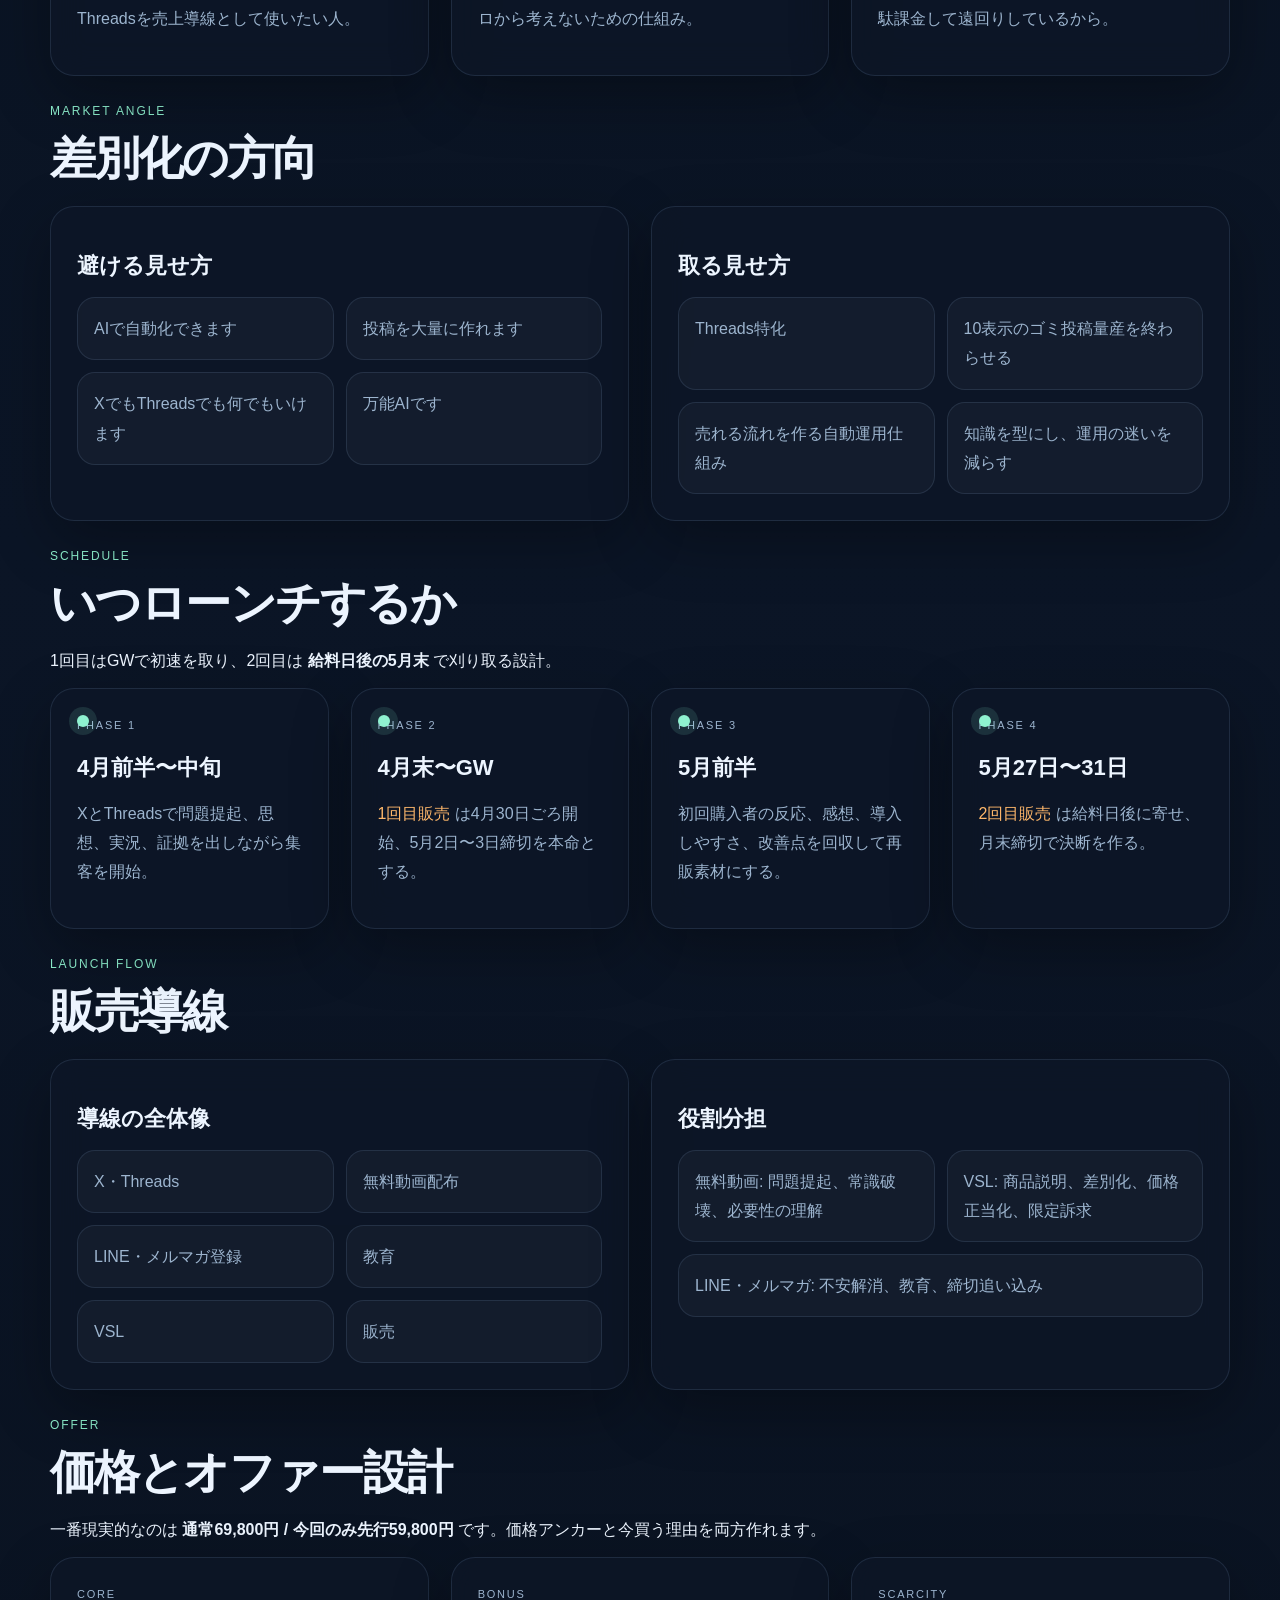
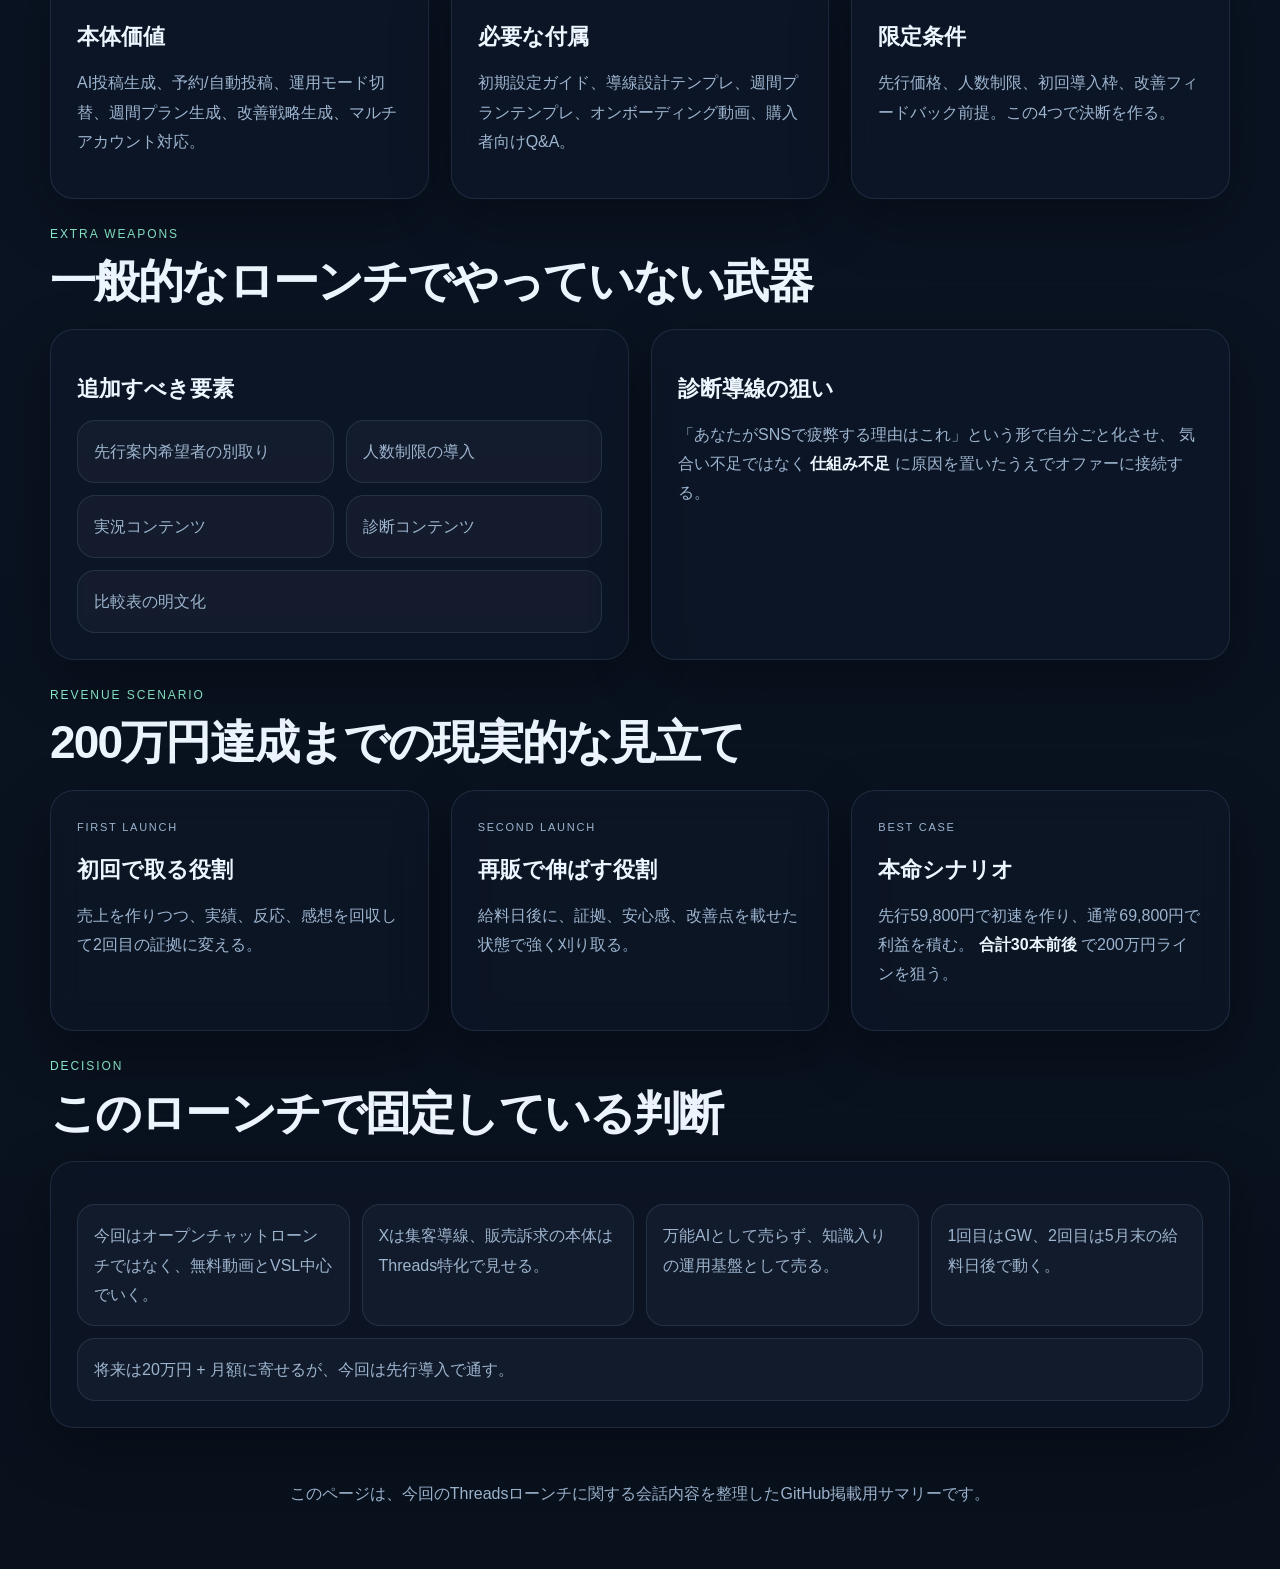
<file: public-pages-site/index.html>
<!DOCTYPE html>
<html lang="ja">
  <head>
    <meta charset="UTF-8" />
    <meta http-equiv="refresh" content="0; url=./launch-summary.html" />
    <meta name="viewport" content="width=device-width, initial-scale=1.0" />
    <title>Redirecting...</title>
  </head>
  <body>
    <p><a href="./launch-summary.html">launch-summary.html</a></p>
  </body>
</html>
</file>
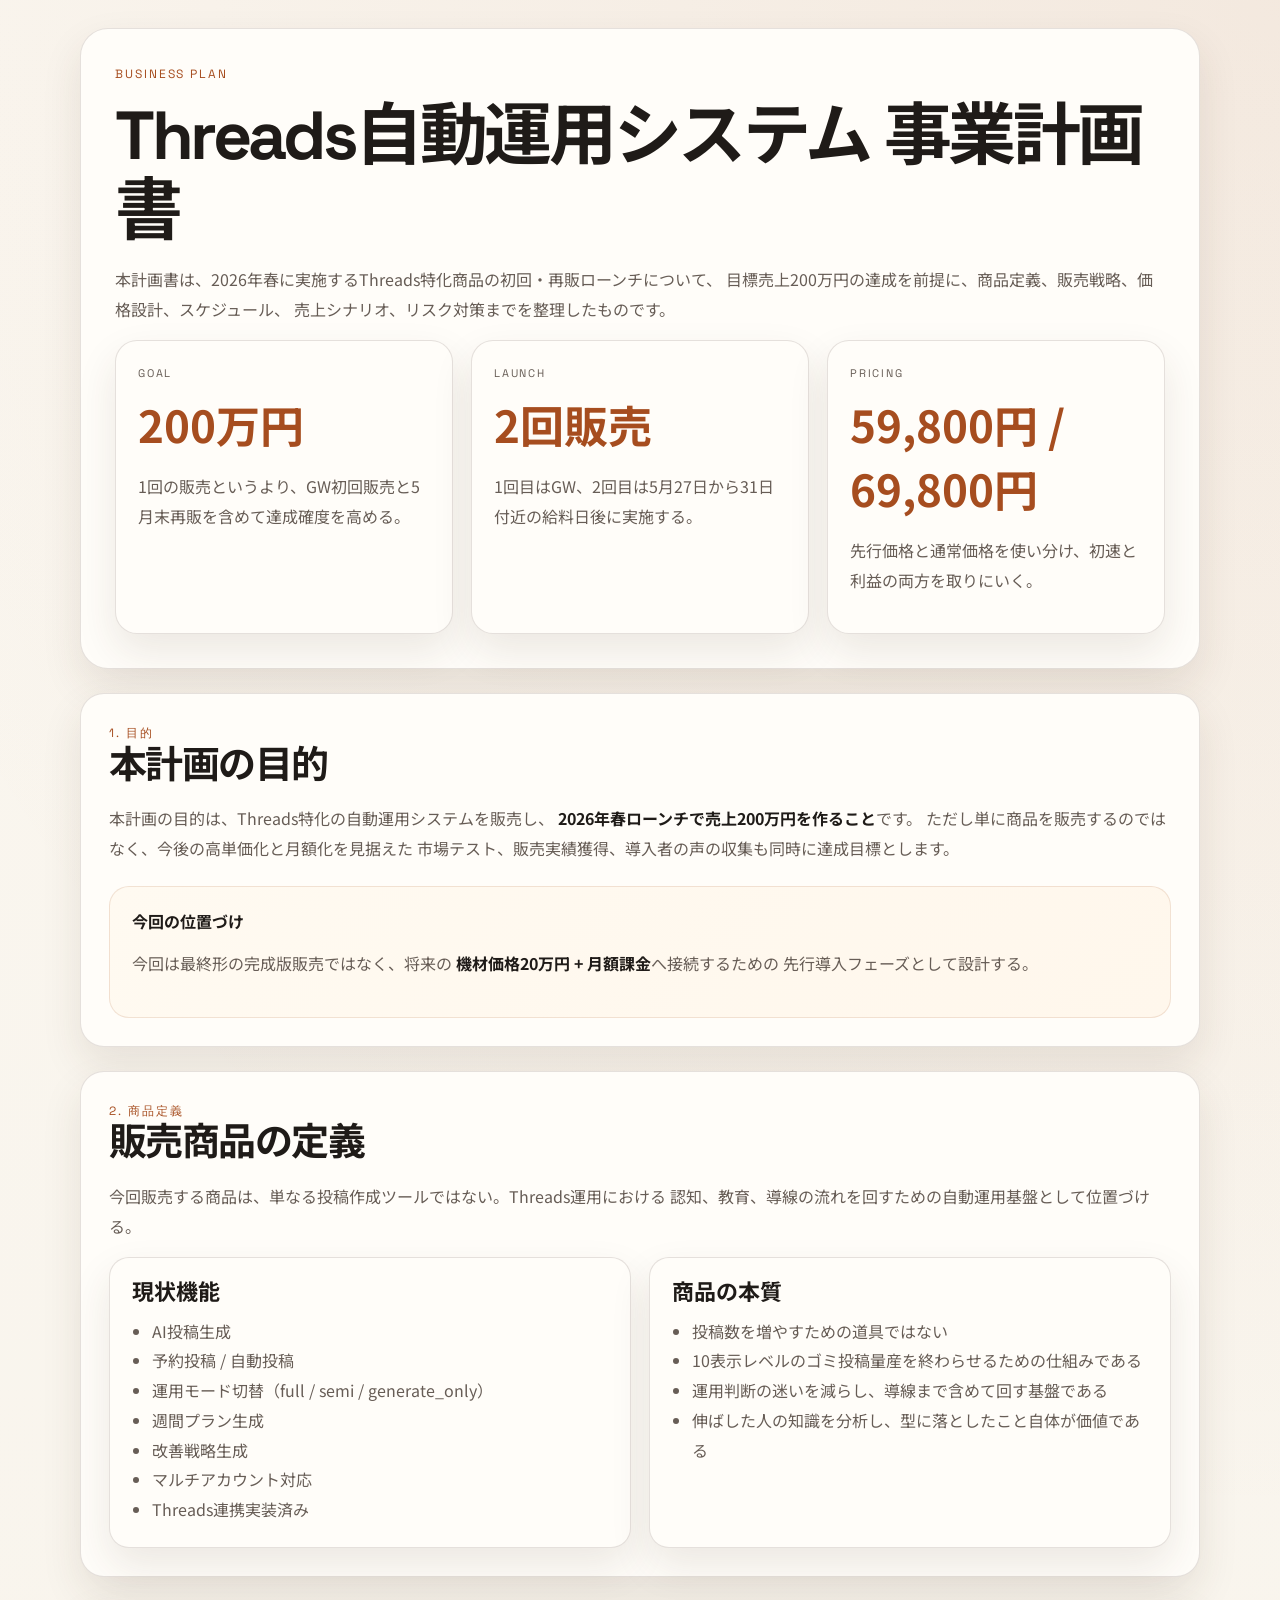
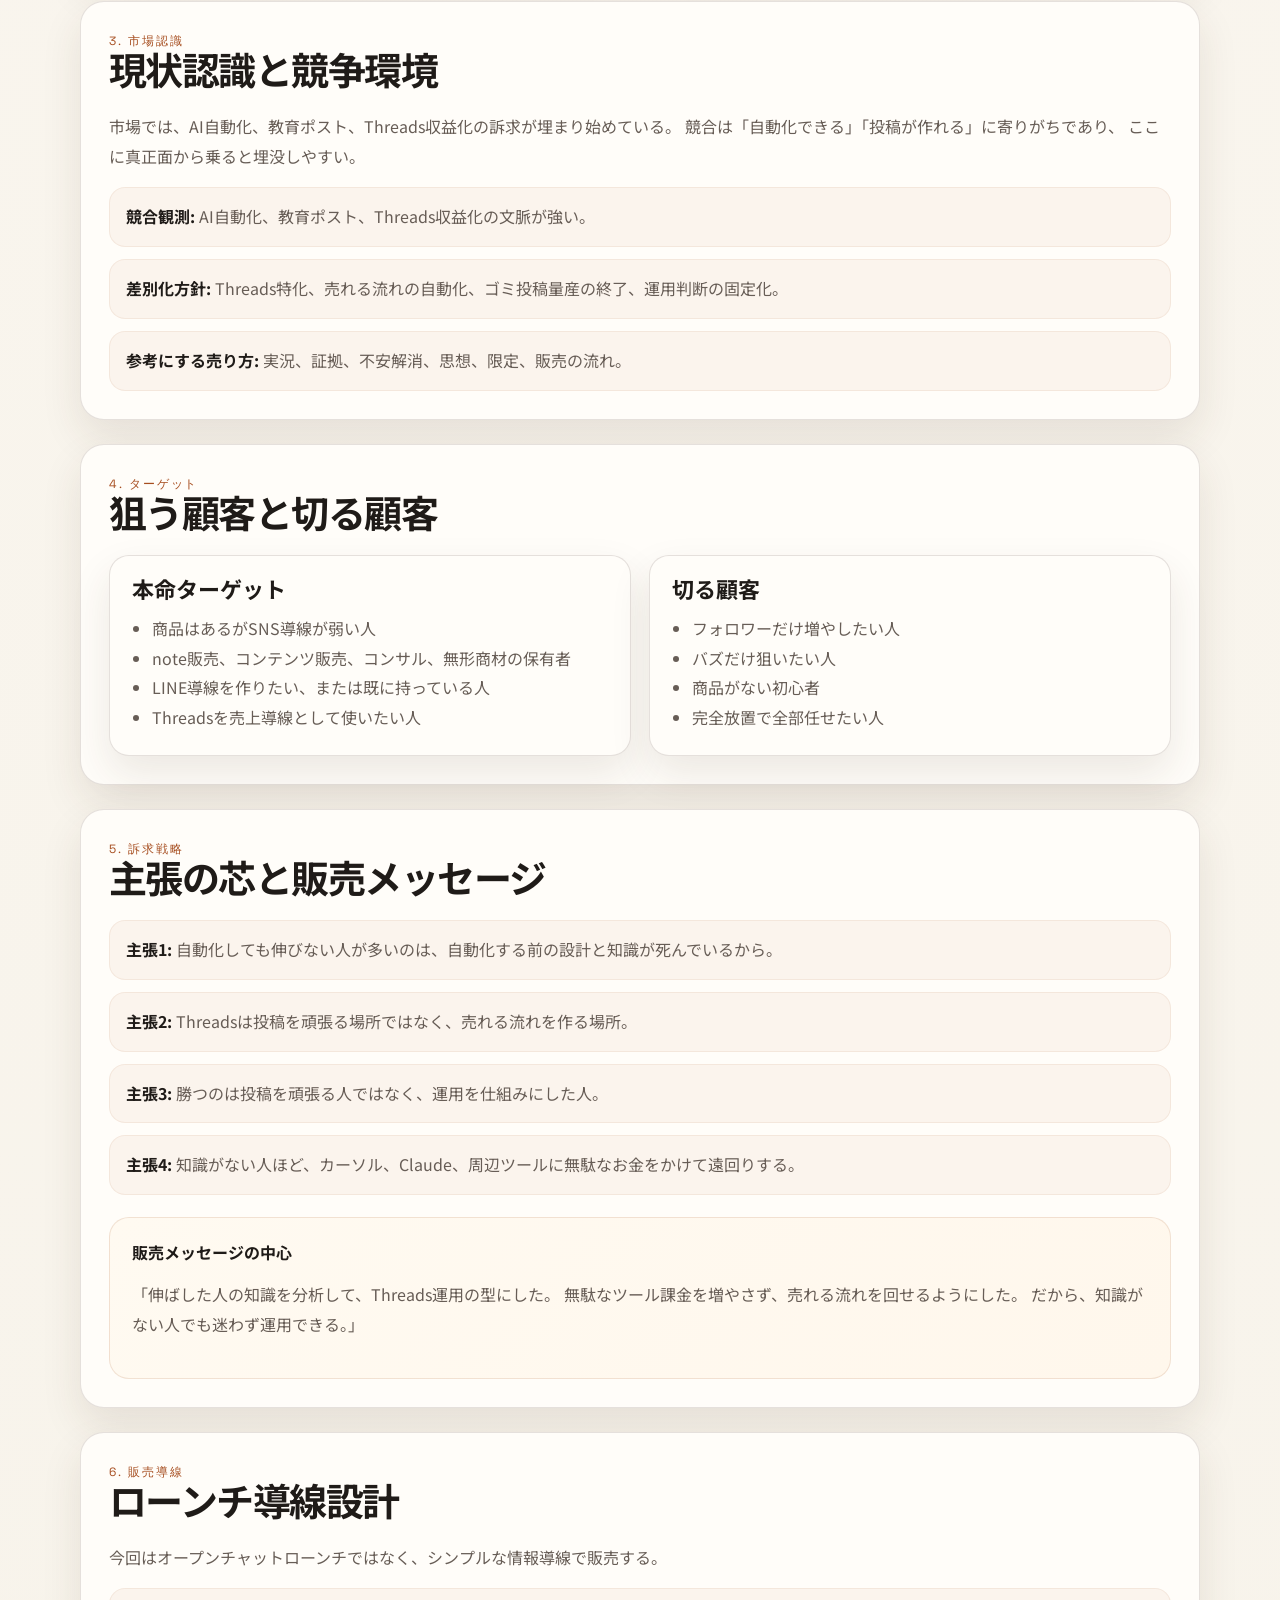
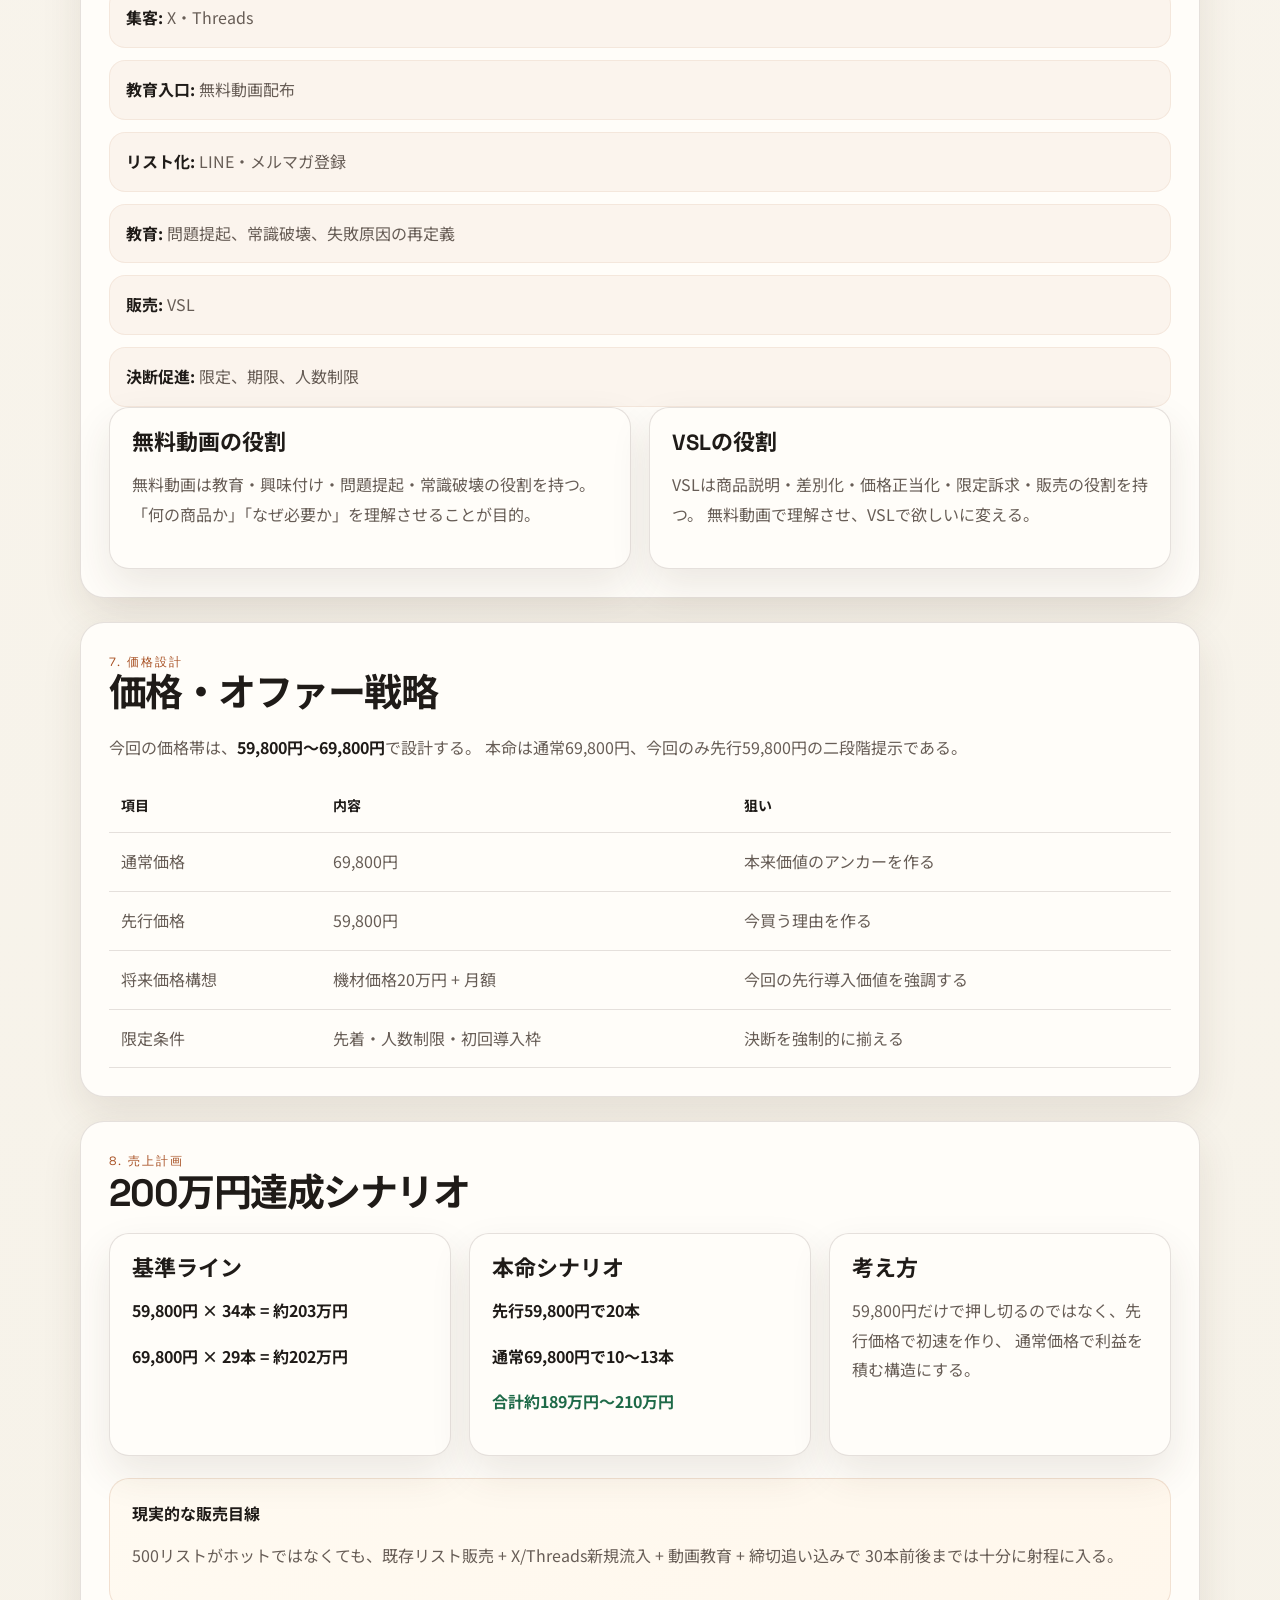
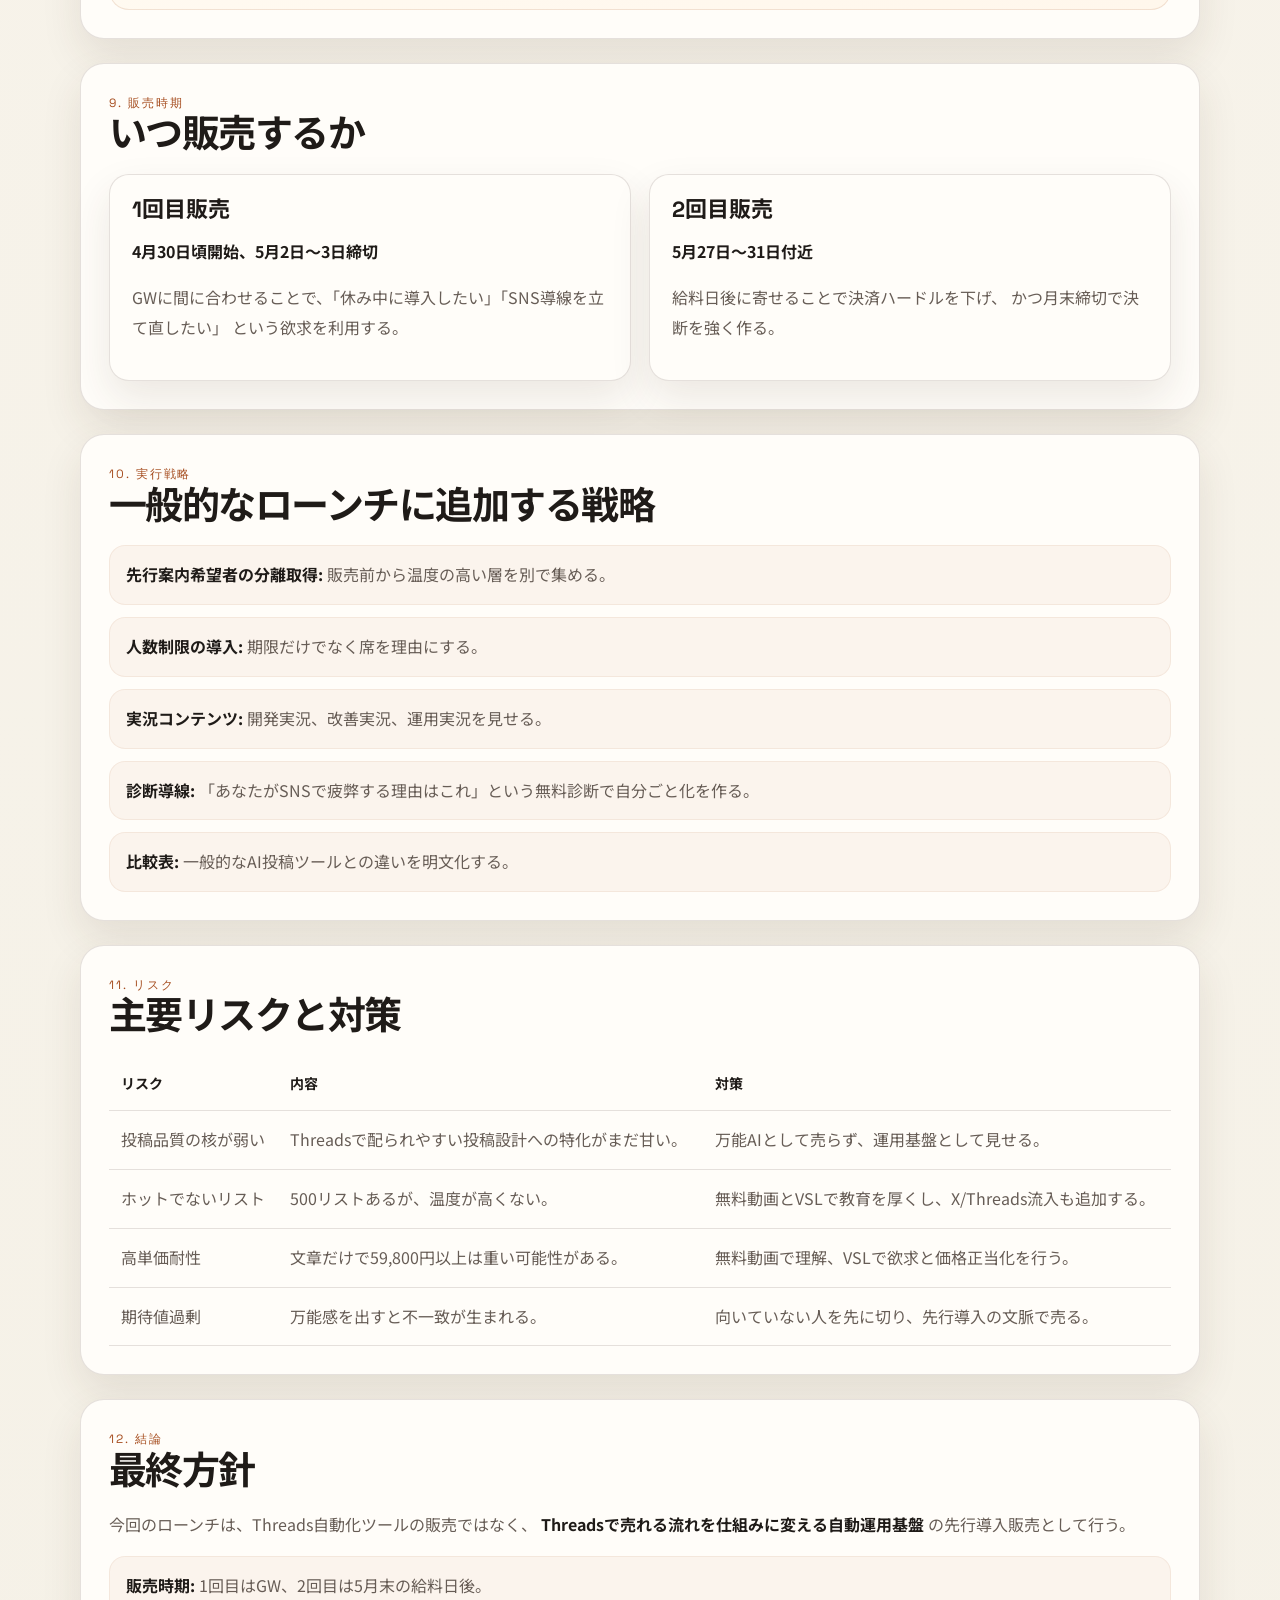
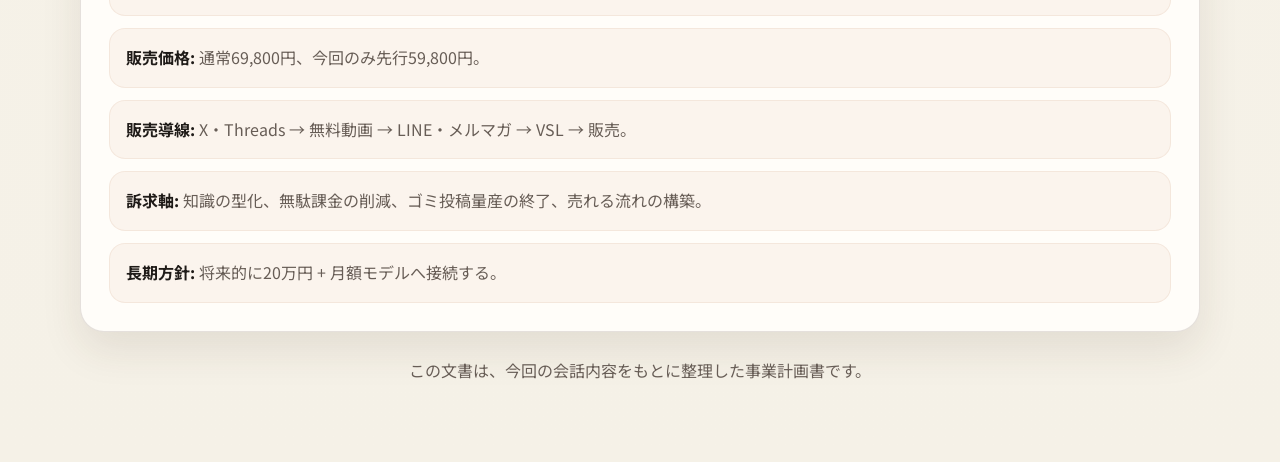
<file: business-plan.html>
<!DOCTYPE html>
<html lang="ja">
  <head>
    <meta charset="UTF-8" />
    <meta name="viewport" content="width=device-width, initial-scale=1.0" />
    <title>Threads自動運用システム 事業計画書</title>
    <meta
      name="description"
      content="Threads自動運用システムの2026年春ローンチに向けた事業計画書。目標売上、商品定義、販売戦略、価格、スケジュール、収支シナリオ、リスク対策を整理。"
    />
    <link rel="preconnect" href="https://fonts.googleapis.com" />
    <link rel="preconnect" href="https://fonts.gstatic.com" crossorigin />
    <link
      href="https://fonts.googleapis.com/css2?family=Space+Grotesk:wght@500;700&family=Noto+Sans+JP:wght@400;500;700;900&display=swap"
      rel="stylesheet"
    />
    <style>
      :root {
        --bg: #f5f1e7;
        --paper: #fffdf9;
        --paper-strong: #fffaf1;
        --ink: #1f1b18;
        --muted: #675d56;
        --line: rgba(73, 55, 42, 0.14);
        --accent: #a64d1f;
        --accent-soft: #f1d7c5;
        --accent-strong: #7d3110;
        --good: #1e6a48;
        --warn: #b35c1e;
        --shadow: 0 18px 40px rgba(72, 49, 29, 0.1);
      }

      * {
        box-sizing: border-box;
      }

      body {
        margin: 0;
        font-family: "Noto Sans JP", sans-serif;
        color: var(--ink);
        background:
          radial-gradient(circle at top right, rgba(166, 77, 31, 0.08), transparent 22%),
          linear-gradient(180deg, #faf6ef 0%, #f5f1e7 100%);
      }

      .page {
        width: min(1120px, calc(100% - 28px));
        margin: 0 auto;
        padding: 28px 0 60px;
      }

      .sheet,
      .hero,
      .kpi,
      .card {
        background: var(--paper);
        border: 1px solid var(--line);
        box-shadow: var(--shadow);
      }

      .hero {
        padding: 34px;
        border-radius: 28px;
      }

      .sheet {
        margin-top: 24px;
        padding: 28px;
        border-radius: 24px;
      }

      .eyebrow,
      .mini {
        margin: 0;
        font-family: "Space Grotesk", sans-serif;
        text-transform: uppercase;
        letter-spacing: 0.16em;
      }

      .eyebrow {
        font-size: 12px;
        color: var(--accent);
      }

      .mini {
        font-size: 11px;
        color: var(--muted);
      }

      h1,
      h2,
      h3,
      h4 {
        margin: 0;
        font-family: "Space Grotesk", "Noto Sans JP", sans-serif;
        line-height: 1.1;
      }

      h1 {
        margin-top: 14px;
        font-size: clamp(34px, 6vw, 68px);
        letter-spacing: -0.05em;
      }

      h2 {
        font-size: clamp(24px, 3vw, 38px);
        letter-spacing: -0.04em;
      }

      h3 {
        font-size: 22px;
      }

      p,
      li,
      td,
      th {
        line-height: 1.86;
      }

      p,
      li,
      td {
        color: var(--muted);
      }

      strong {
        color: var(--ink);
      }

      .hero-meta,
      .grid-2,
      .grid-3,
      .kpi-grid,
      .schedule-grid {
        display: grid;
        gap: 18px;
      }

      .hero-meta,
      .grid-3,
      .kpi-grid {
        grid-template-columns: repeat(3, minmax(0, 1fr));
      }

      .grid-2,
      .schedule-grid {
        grid-template-columns: repeat(2, minmax(0, 1fr));
      }

      .kpi {
        padding: 22px;
        border-radius: 22px;
      }

      .kpi strong {
        display: block;
        margin-top: 8px;
        font-size: clamp(28px, 4vw, 44px);
        color: var(--accent);
      }

      .section-head {
        margin-bottom: 18px;
      }

      .summary-box,
      .card {
        padding: 22px;
        border-radius: 20px;
      }

      .summary-box {
        margin-top: 22px;
        background: linear-gradient(135deg, var(--paper-strong), #fff7ec);
        border: 1px solid rgba(166, 77, 31, 0.14);
      }

      ul {
        padding-left: 20px;
        margin: 12px 0 0;
      }

      .plain-list {
        list-style: none;
        padding: 0;
      }

      .plain-list li {
        margin-top: 12px;
        padding: 14px 16px;
        border-radius: 16px;
        background: rgba(166, 77, 31, 0.05);
        border: 1px solid rgba(166, 77, 31, 0.08);
      }

      .table-wrap {
        overflow-x: auto;
        margin-top: 12px;
      }

      table {
        width: 100%;
        border-collapse: collapse;
        min-width: 720px;
      }

      th,
      td {
        padding: 14px 12px;
        border-bottom: 1px solid var(--line);
        text-align: left;
        vertical-align: top;
      }

      th {
        color: var(--ink);
        font-size: 14px;
      }

      .good {
        color: var(--good);
        font-weight: 700;
      }

      .warn {
        color: var(--warn);
        font-weight: 700;
      }

      .footer {
        margin-top: 24px;
        color: var(--muted);
        text-align: center;
      }

      @media (max-width: 900px) {
        .hero-meta,
        .grid-2,
        .grid-3,
        .kpi-grid,
        .schedule-grid {
          grid-template-columns: 1fr;
        }
      }
    </style>
  </head>
  <body>
    <div class="page">
      <header class="hero">
        <p class="eyebrow">Business Plan</p>
        <h1>Threads自動運用システム 事業計画書</h1>
        <p>
          本計画書は、2026年春に実施するThreads特化商品の初回・再販ローンチについて、
          目標売上200万円の達成を前提に、商品定義、販売戦略、価格設計、スケジュール、
          売上シナリオ、リスク対策までを整理したものです。
        </p>
        <div class="hero-meta">
          <div class="kpi">
            <p class="mini">goal</p>
            <strong>200万円</strong>
            <p>1回の販売というより、GW初回販売と5月末再販を含めて達成確度を高める。</p>
          </div>
          <div class="kpi">
            <p class="mini">launch</p>
            <strong>2回販売</strong>
            <p>1回目はGW、2回目は5月27日から31日付近の給料日後に実施する。</p>
          </div>
          <div class="kpi">
            <p class="mini">pricing</p>
            <strong>59,800円 / 69,800円</strong>
            <p>先行価格と通常価格を使い分け、初速と利益の両方を取りにいく。</p>
          </div>
        </div>
      </header>

      <section class="sheet">
        <div class="section-head">
          <p class="eyebrow">1. 目的</p>
          <h2>本計画の目的</h2>
        </div>
        <p>
          本計画の目的は、Threads特化の自動運用システムを販売し、
          <strong>2026年春ローンチで売上200万円を作ること</strong>です。
          ただし単に商品を販売するのではなく、今後の高単価化と月額化を見据えた
          市場テスト、販売実績獲得、導入者の声の収集も同時に達成目標とします。
        </p>
        <div class="summary-box">
          <strong>今回の位置づけ</strong>
          <p>
            今回は最終形の完成版販売ではなく、将来の
            <strong>機材価格20万円 + 月額課金</strong>へ接続するための
            先行導入フェーズとして設計する。
          </p>
        </div>
      </section>

      <section class="sheet">
        <div class="section-head">
          <p class="eyebrow">2. 商品定義</p>
          <h2>販売商品の定義</h2>
        </div>
        <p>
          今回販売する商品は、単なる投稿作成ツールではない。Threads運用における
          認知、教育、導線の流れを回すための自動運用基盤として位置づける。
        </p>
        <div class="grid-2">
          <div class="card">
            <h3>現状機能</h3>
            <ul>
              <li>AI投稿生成</li>
              <li>予約投稿 / 自動投稿</li>
              <li>運用モード切替（full / semi / generate_only）</li>
              <li>週間プラン生成</li>
              <li>改善戦略生成</li>
              <li>マルチアカウント対応</li>
              <li>Threads連携実装済み</li>
            </ul>
          </div>
          <div class="card">
            <h3>商品の本質</h3>
            <ul>
              <li>投稿数を増やすための道具ではない</li>
              <li>10表示レベルのゴミ投稿量産を終わらせるための仕組みである</li>
              <li>運用判断の迷いを減らし、導線まで含めて回す基盤である</li>
              <li>伸ばした人の知識を分析し、型に落としたこと自体が価値である</li>
            </ul>
          </div>
        </div>
      </section>

      <section class="sheet">
        <div class="section-head">
          <p class="eyebrow">3. 市場認識</p>
          <h2>現状認識と競争環境</h2>
        </div>
        <p>
          市場では、AI自動化、教育ポスト、Threads収益化の訴求が埋まり始めている。
          競合は「自動化できる」「投稿が作れる」に寄りがちであり、
          ここに真正面から乗ると埋没しやすい。
        </p>
        <ul class="plain-list">
          <li><strong>競合観測:</strong> AI自動化、教育ポスト、Threads収益化の文脈が強い。</li>
          <li><strong>差別化方針:</strong> Threads特化、売れる流れの自動化、ゴミ投稿量産の終了、運用判断の固定化。</li>
          <li><strong>参考にする売り方:</strong> 実況、証拠、不安解消、思想、限定、販売の流れ。</li>
        </ul>
      </section>

      <section class="sheet">
        <div class="section-head">
          <p class="eyebrow">4. ターゲット</p>
          <h2>狙う顧客と切る顧客</h2>
        </div>
        <div class="grid-2">
          <div class="card">
            <h3>本命ターゲット</h3>
            <ul>
              <li>商品はあるがSNS導線が弱い人</li>
              <li>note販売、コンテンツ販売、コンサル、無形商材の保有者</li>
              <li>LINE導線を作りたい、または既に持っている人</li>
              <li>Threadsを売上導線として使いたい人</li>
            </ul>
          </div>
          <div class="card">
            <h3>切る顧客</h3>
            <ul>
              <li>フォロワーだけ増やしたい人</li>
              <li>バズだけ狙いたい人</li>
              <li>商品がない初心者</li>
              <li>完全放置で全部任せたい人</li>
            </ul>
          </div>
        </div>
      </section>

      <section class="sheet">
        <div class="section-head">
          <p class="eyebrow">5. 訴求戦略</p>
          <h2>主張の芯と販売メッセージ</h2>
        </div>
        <ul class="plain-list">
          <li><strong>主張1:</strong> 自動化しても伸びない人が多いのは、自動化する前の設計と知識が死んでいるから。</li>
          <li><strong>主張2:</strong> Threadsは投稿を頑張る場所ではなく、売れる流れを作る場所。</li>
          <li><strong>主張3:</strong> 勝つのは投稿を頑張る人ではなく、運用を仕組みにした人。</li>
          <li><strong>主張4:</strong> 知識がない人ほど、カーソル、Claude、周辺ツールに無駄なお金をかけて遠回りする。</li>
        </ul>
        <div class="summary-box">
          <strong>販売メッセージの中心</strong>
          <p>
            「伸ばした人の知識を分析して、Threads運用の型にした。
            無駄なツール課金を増やさず、売れる流れを回せるようにした。
            だから、知識がない人でも迷わず運用できる。」
          </p>
        </div>
      </section>

      <section class="sheet">
        <div class="section-head">
          <p class="eyebrow">6. 販売導線</p>
          <h2>ローンチ導線設計</h2>
        </div>
        <p>
          今回はオープンチャットローンチではなく、シンプルな情報導線で販売する。
        </p>
        <ul class="plain-list">
          <li><strong>集客:</strong> X・Threads</li>
          <li><strong>教育入口:</strong> 無料動画配布</li>
          <li><strong>リスト化:</strong> LINE・メルマガ登録</li>
          <li><strong>教育:</strong> 問題提起、常識破壊、失敗原因の再定義</li>
          <li><strong>販売:</strong> VSL</li>
          <li><strong>決断促進:</strong> 限定、期限、人数制限</li>
        </ul>
        <div class="grid-2">
          <div class="card">
            <h3>無料動画の役割</h3>
            <p>
              無料動画は教育・興味付け・問題提起・常識破壊の役割を持つ。
              「何の商品か」「なぜ必要か」を理解させることが目的。
            </p>
          </div>
          <div class="card">
            <h3>VSLの役割</h3>
            <p>
              VSLは商品説明・差別化・価格正当化・限定訴求・販売の役割を持つ。
              無料動画で理解させ、VSLで欲しいに変える。
            </p>
          </div>
        </div>
      </section>

      <section class="sheet">
        <div class="section-head">
          <p class="eyebrow">7. 価格設計</p>
          <h2>価格・オファー戦略</h2>
        </div>
        <p>
          今回の価格帯は、<strong>59,800円〜69,800円</strong>で設計する。
          本命は通常69,800円、今回のみ先行59,800円の二段階提示である。
        </p>
        <div class="table-wrap">
          <table>
            <thead>
              <tr>
                <th>項目</th>
                <th>内容</th>
                <th>狙い</th>
              </tr>
            </thead>
            <tbody>
              <tr>
                <td>通常価格</td>
                <td>69,800円</td>
                <td>本来価値のアンカーを作る</td>
              </tr>
              <tr>
                <td>先行価格</td>
                <td>59,800円</td>
                <td>今買う理由を作る</td>
              </tr>
              <tr>
                <td>将来価格構想</td>
                <td>機材価格20万円 + 月額</td>
                <td>今回の先行導入価値を強調する</td>
              </tr>
              <tr>
                <td>限定条件</td>
                <td>先着・人数制限・初回導入枠</td>
                <td>決断を強制的に揃える</td>
              </tr>
            </tbody>
          </table>
        </div>
      </section>

      <section class="sheet">
        <div class="section-head">
          <p class="eyebrow">8. 売上計画</p>
          <h2>200万円達成シナリオ</h2>
        </div>
        <div class="grid-3">
          <div class="card">
            <h3>基準ライン</h3>
            <p><strong>59,800円 × 34本 = 約203万円</strong></p>
            <p><strong>69,800円 × 29本 = 約202万円</strong></p>
          </div>
          <div class="card">
            <h3>本命シナリオ</h3>
            <p><strong>先行59,800円で20本</strong></p>
            <p><strong>通常69,800円で10〜13本</strong></p>
            <p class="good">合計約189万円〜210万円</p>
          </div>
          <div class="card">
            <h3>考え方</h3>
            <p>
              59,800円だけで押し切るのではなく、先行価格で初速を作り、
              通常価格で利益を積む構造にする。
            </p>
          </div>
        </div>
        <div class="summary-box">
          <strong>現実的な販売目線</strong>
          <p>
            500リストがホットではなくても、既存リスト販売 + X/Threads新規流入 + 動画教育 + 締切追い込みで
            30本前後までは十分に射程に入る。
          </p>
        </div>
      </section>

      <section class="sheet">
        <div class="section-head">
          <p class="eyebrow">9. 販売時期</p>
          <h2>いつ販売するか</h2>
        </div>
        <div class="schedule-grid">
          <div class="card">
            <h3>1回目販売</h3>
            <p><strong>4月30日頃開始、5月2日〜3日締切</strong></p>
            <p>
              GWに間に合わせることで、「休み中に導入したい」「SNS導線を立て直したい」
              という欲求を利用する。
            </p>
          </div>
          <div class="card">
            <h3>2回目販売</h3>
            <p><strong>5月27日〜31日付近</strong></p>
            <p>
              給料日後に寄せることで決済ハードルを下げ、
              かつ月末締切で決断を強く作る。
            </p>
          </div>
        </div>
      </section>

      <section class="sheet">
        <div class="section-head">
          <p class="eyebrow">10. 実行戦略</p>
          <h2>一般的なローンチに追加する戦略</h2>
        </div>
        <ul class="plain-list">
          <li><strong>先行案内希望者の分離取得:</strong> 販売前から温度の高い層を別で集める。</li>
          <li><strong>人数制限の導入:</strong> 期限だけでなく席を理由にする。</li>
          <li><strong>実況コンテンツ:</strong> 開発実況、改善実況、運用実況を見せる。</li>
          <li><strong>診断導線:</strong> 「あなたがSNSで疲弊する理由はこれ」という無料診断で自分ごと化を作る。</li>
          <li><strong>比較表:</strong> 一般的なAI投稿ツールとの違いを明文化する。</li>
        </ul>
      </section>

      <section class="sheet">
        <div class="section-head">
          <p class="eyebrow">11. リスク</p>
          <h2>主要リスクと対策</h2>
        </div>
        <div class="table-wrap">
          <table>
            <thead>
              <tr>
                <th>リスク</th>
                <th>内容</th>
                <th>対策</th>
              </tr>
            </thead>
            <tbody>
              <tr>
                <td>投稿品質の核が弱い</td>
                <td>Threadsで配られやすい投稿設計への特化がまだ甘い。</td>
                <td>万能AIとして売らず、運用基盤として見せる。</td>
              </tr>
              <tr>
                <td>ホットでないリスト</td>
                <td>500リストあるが、温度が高くない。</td>
                <td>無料動画とVSLで教育を厚くし、X/Threads流入も追加する。</td>
              </tr>
              <tr>
                <td>高単価耐性</td>
                <td>文章だけで59,800円以上は重い可能性がある。</td>
                <td>無料動画で理解、VSLで欲求と価格正当化を行う。</td>
              </tr>
              <tr>
                <td>期待値過剰</td>
                <td>万能感を出すと不一致が生まれる。</td>
                <td>向いていない人を先に切り、先行導入の文脈で売る。</td>
              </tr>
            </tbody>
          </table>
        </div>
      </section>

      <section class="sheet">
        <div class="section-head">
          <p class="eyebrow">12. 結論</p>
          <h2>最終方針</h2>
        </div>
        <p>
          今回のローンチは、Threads自動化ツールの販売ではなく、
          <strong>Threadsで売れる流れを仕組みに変える自動運用基盤</strong>
          の先行導入販売として行う。
        </p>
        <ul class="plain-list">
          <li><strong>販売時期:</strong> 1回目はGW、2回目は5月末の給料日後。</li>
          <li><strong>販売価格:</strong> 通常69,800円、今回のみ先行59,800円。</li>
          <li><strong>販売導線:</strong> X・Threads → 無料動画 → LINE・メルマガ → VSL → 販売。</li>
          <li><strong>訴求軸:</strong> 知識の型化、無駄課金の削減、ゴミ投稿量産の終了、売れる流れの構築。</li>
          <li><strong>長期方針:</strong> 将来的に20万円 + 月額モデルへ接続する。</li>
        </ul>
      </section>

      <p class="footer">
        この文書は、今回の会話内容をもとに整理した事業計画書です。
      </p>
    </div>
  </body>
</html>
</file>
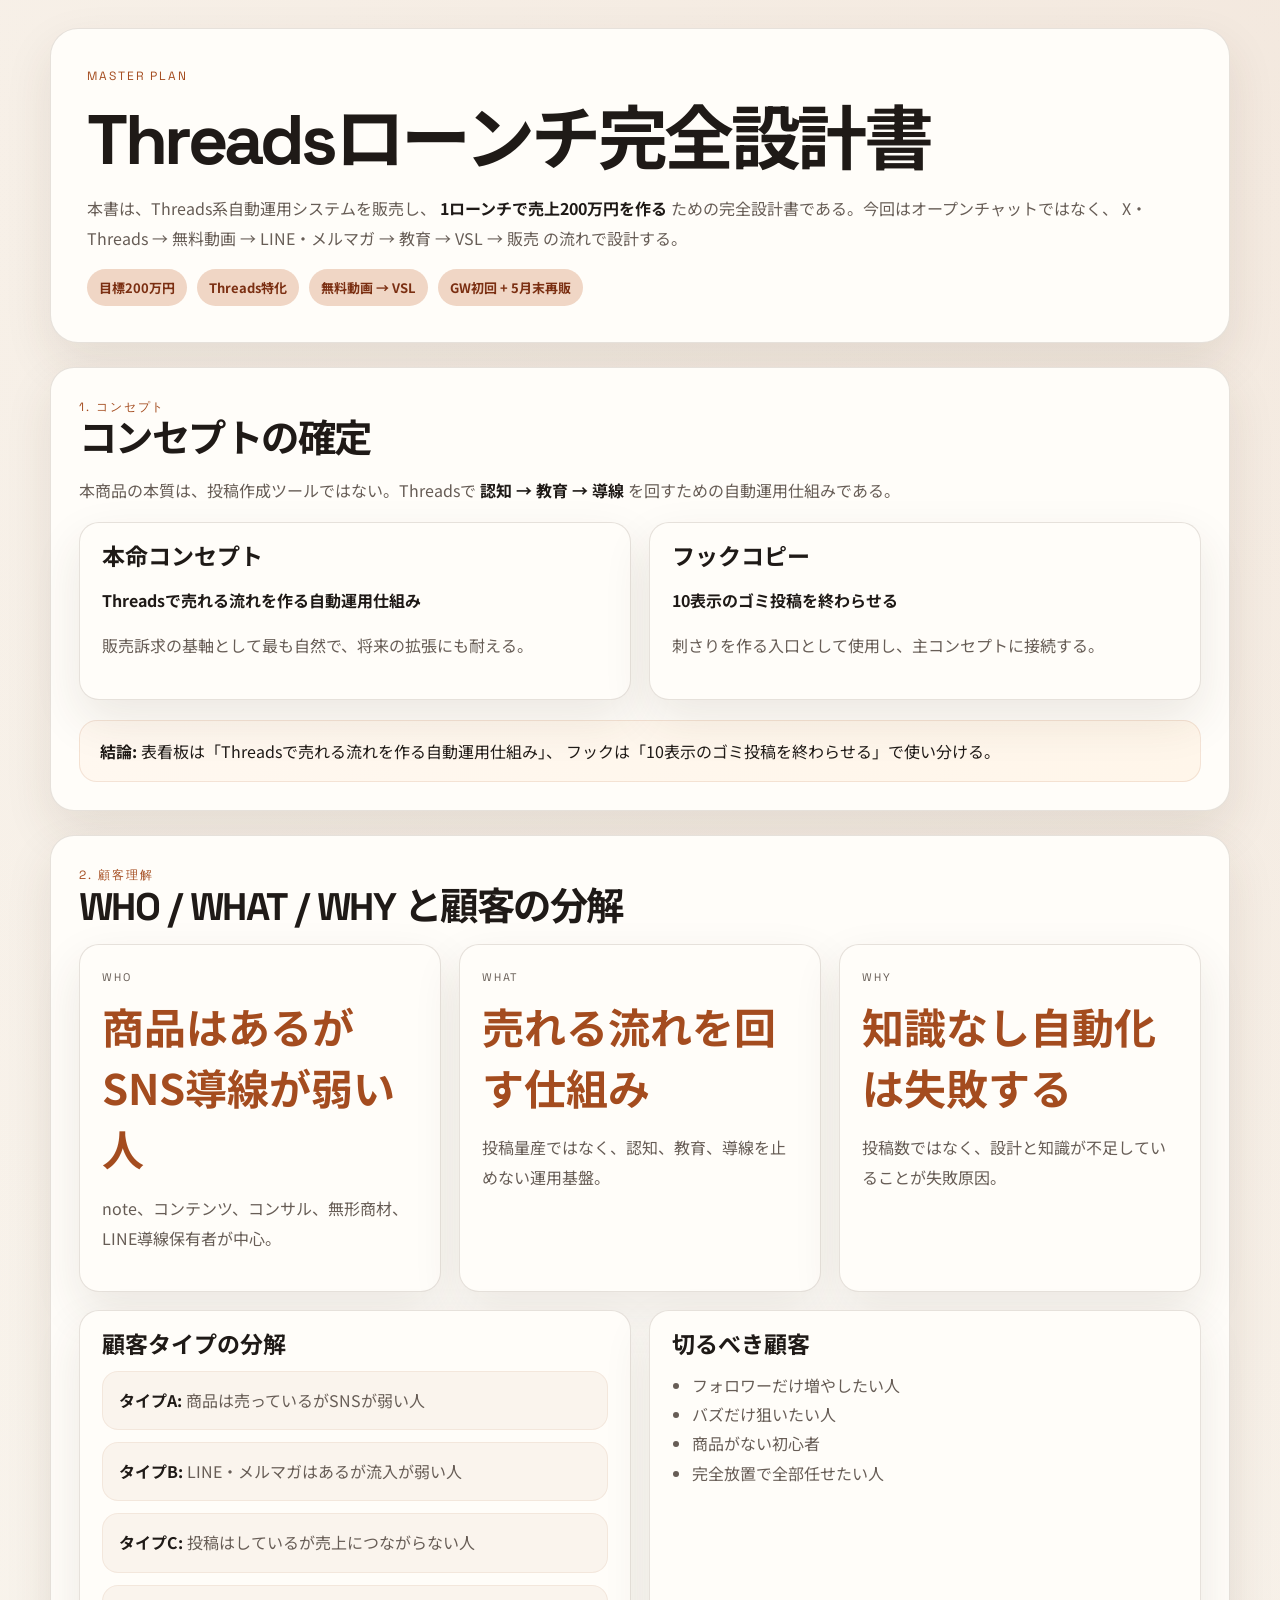
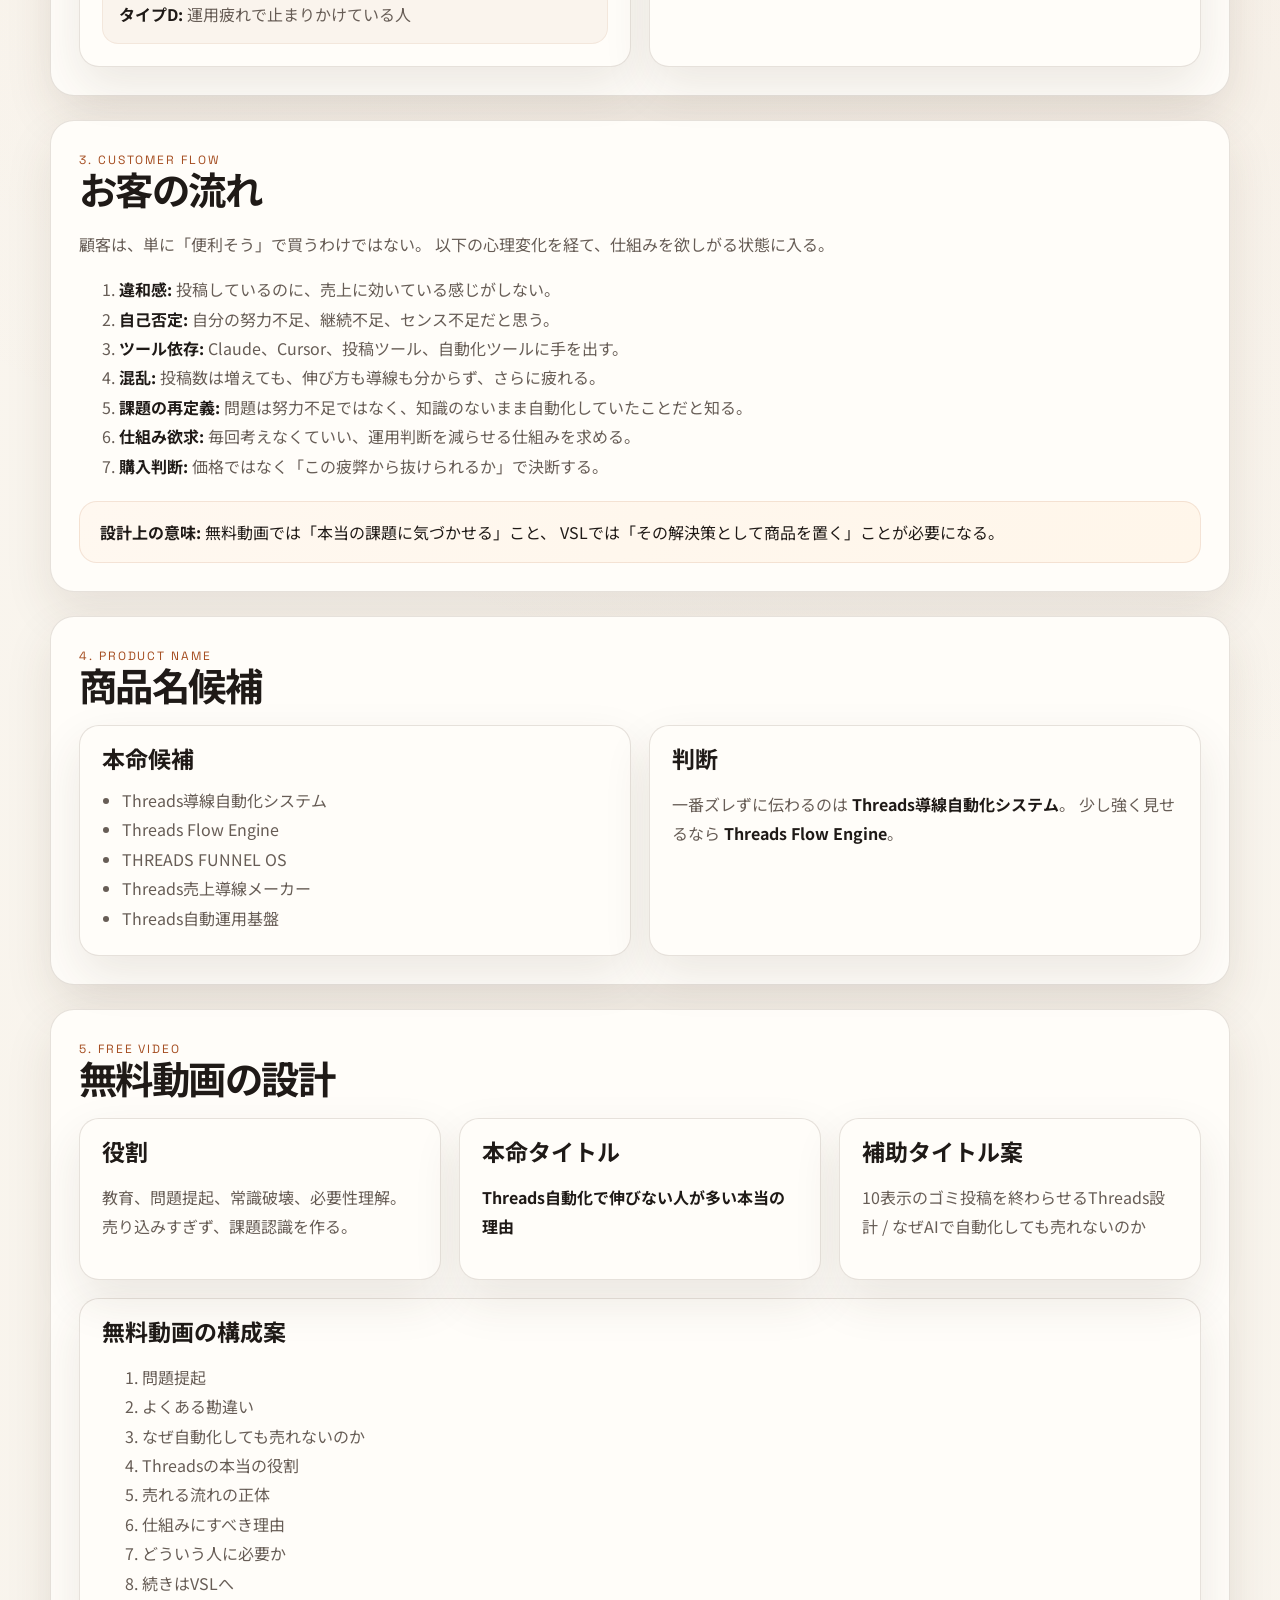
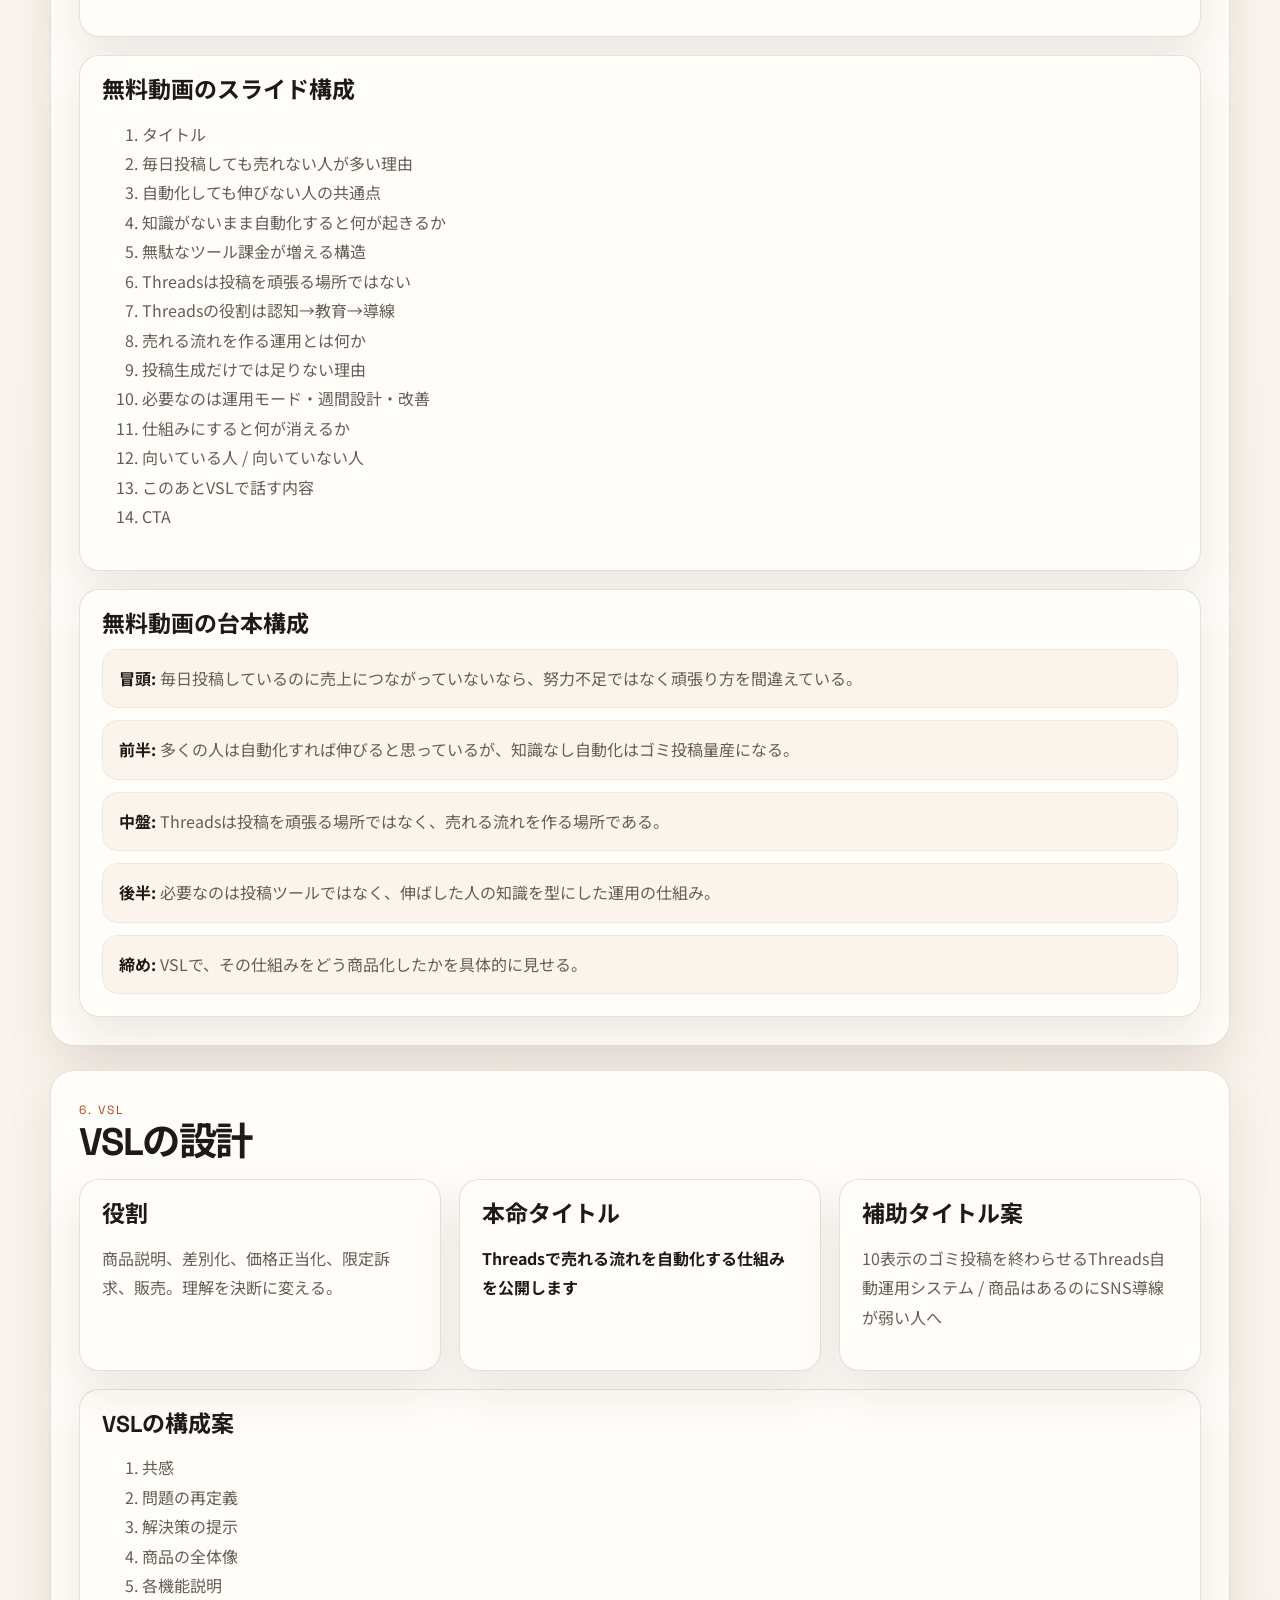
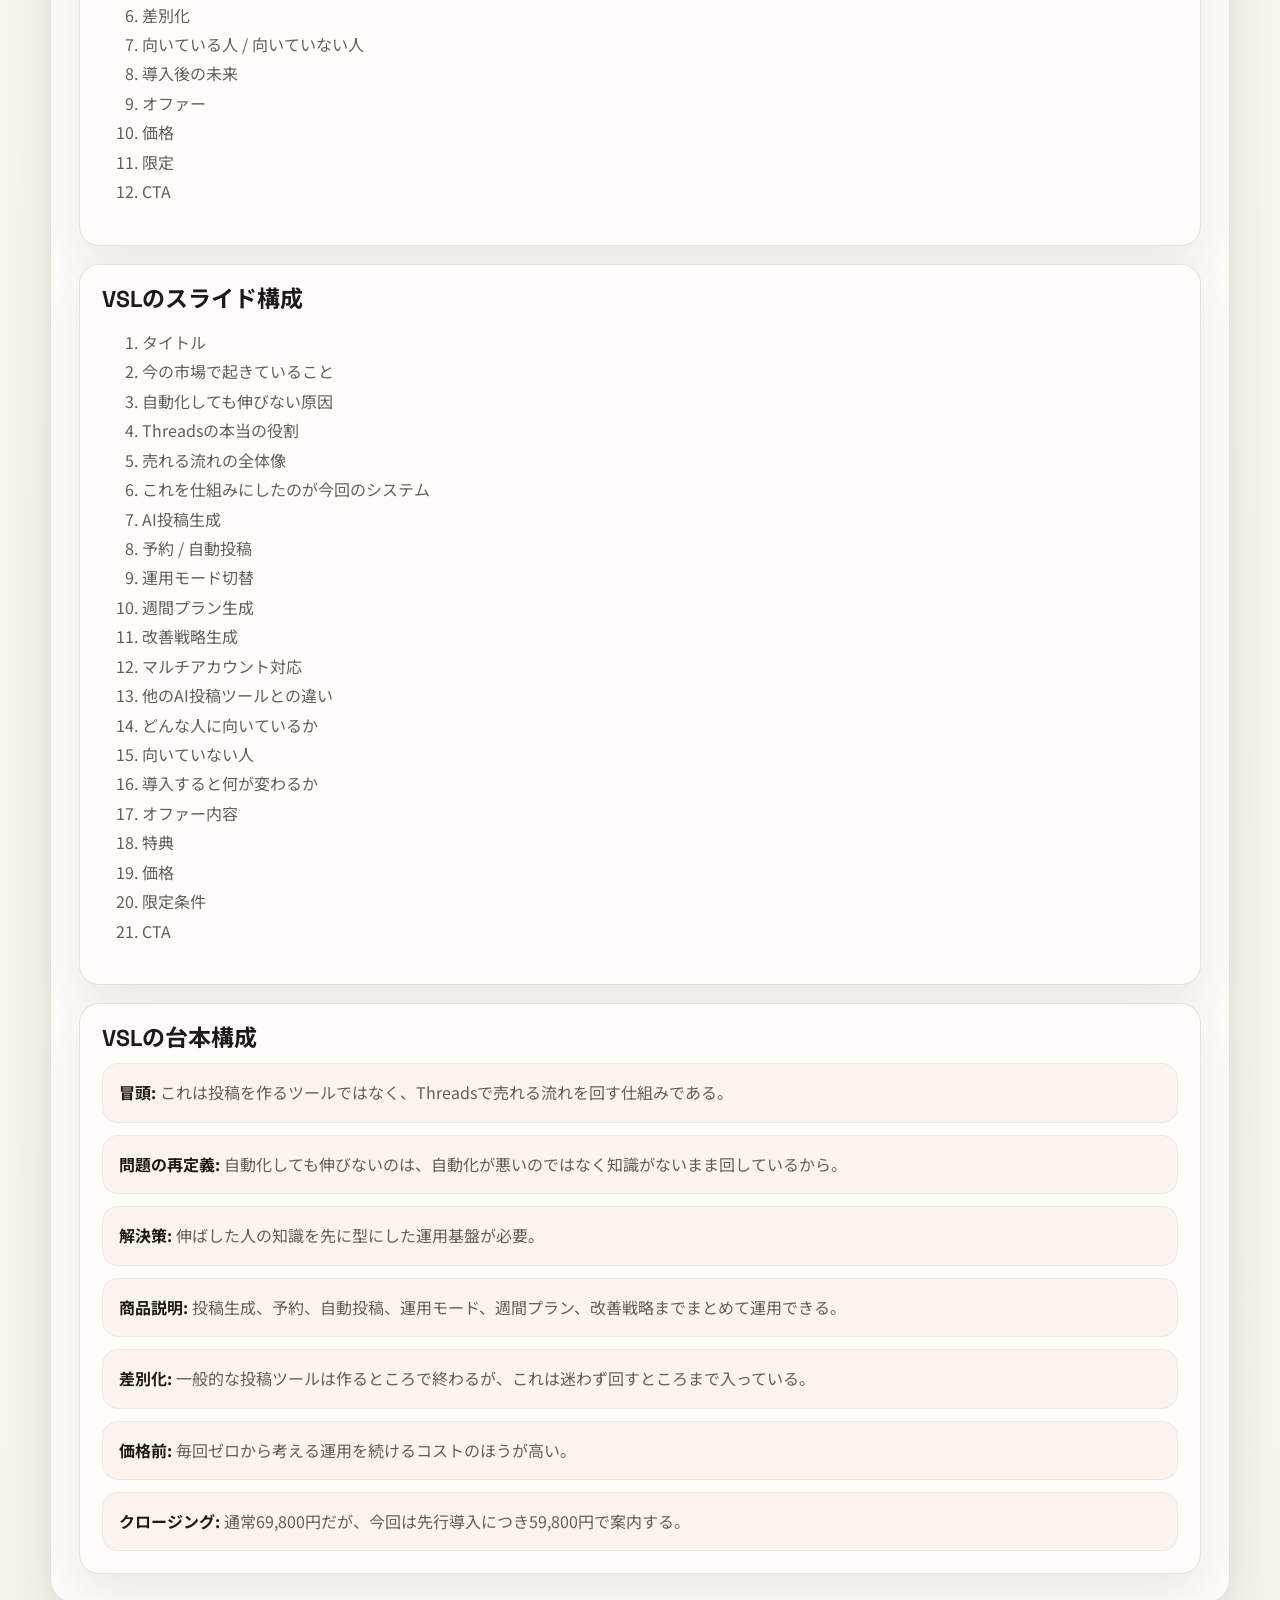
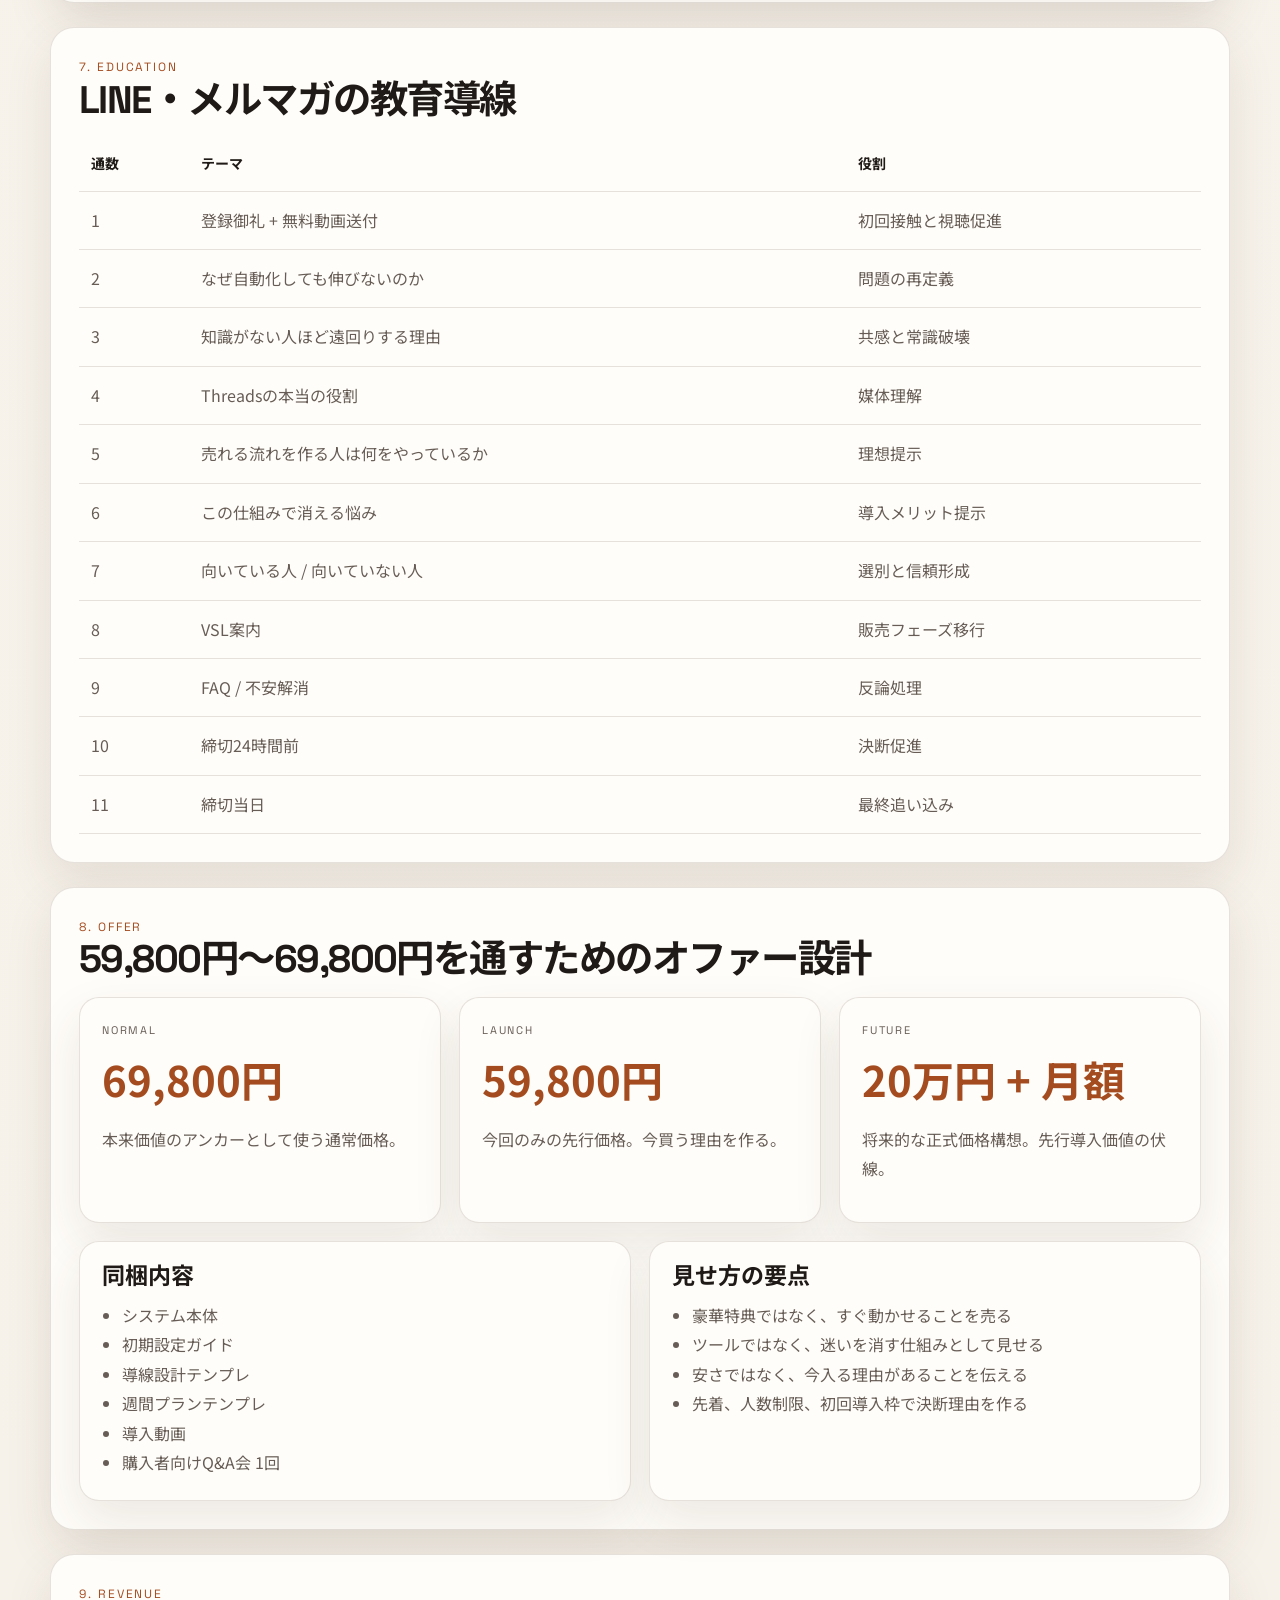
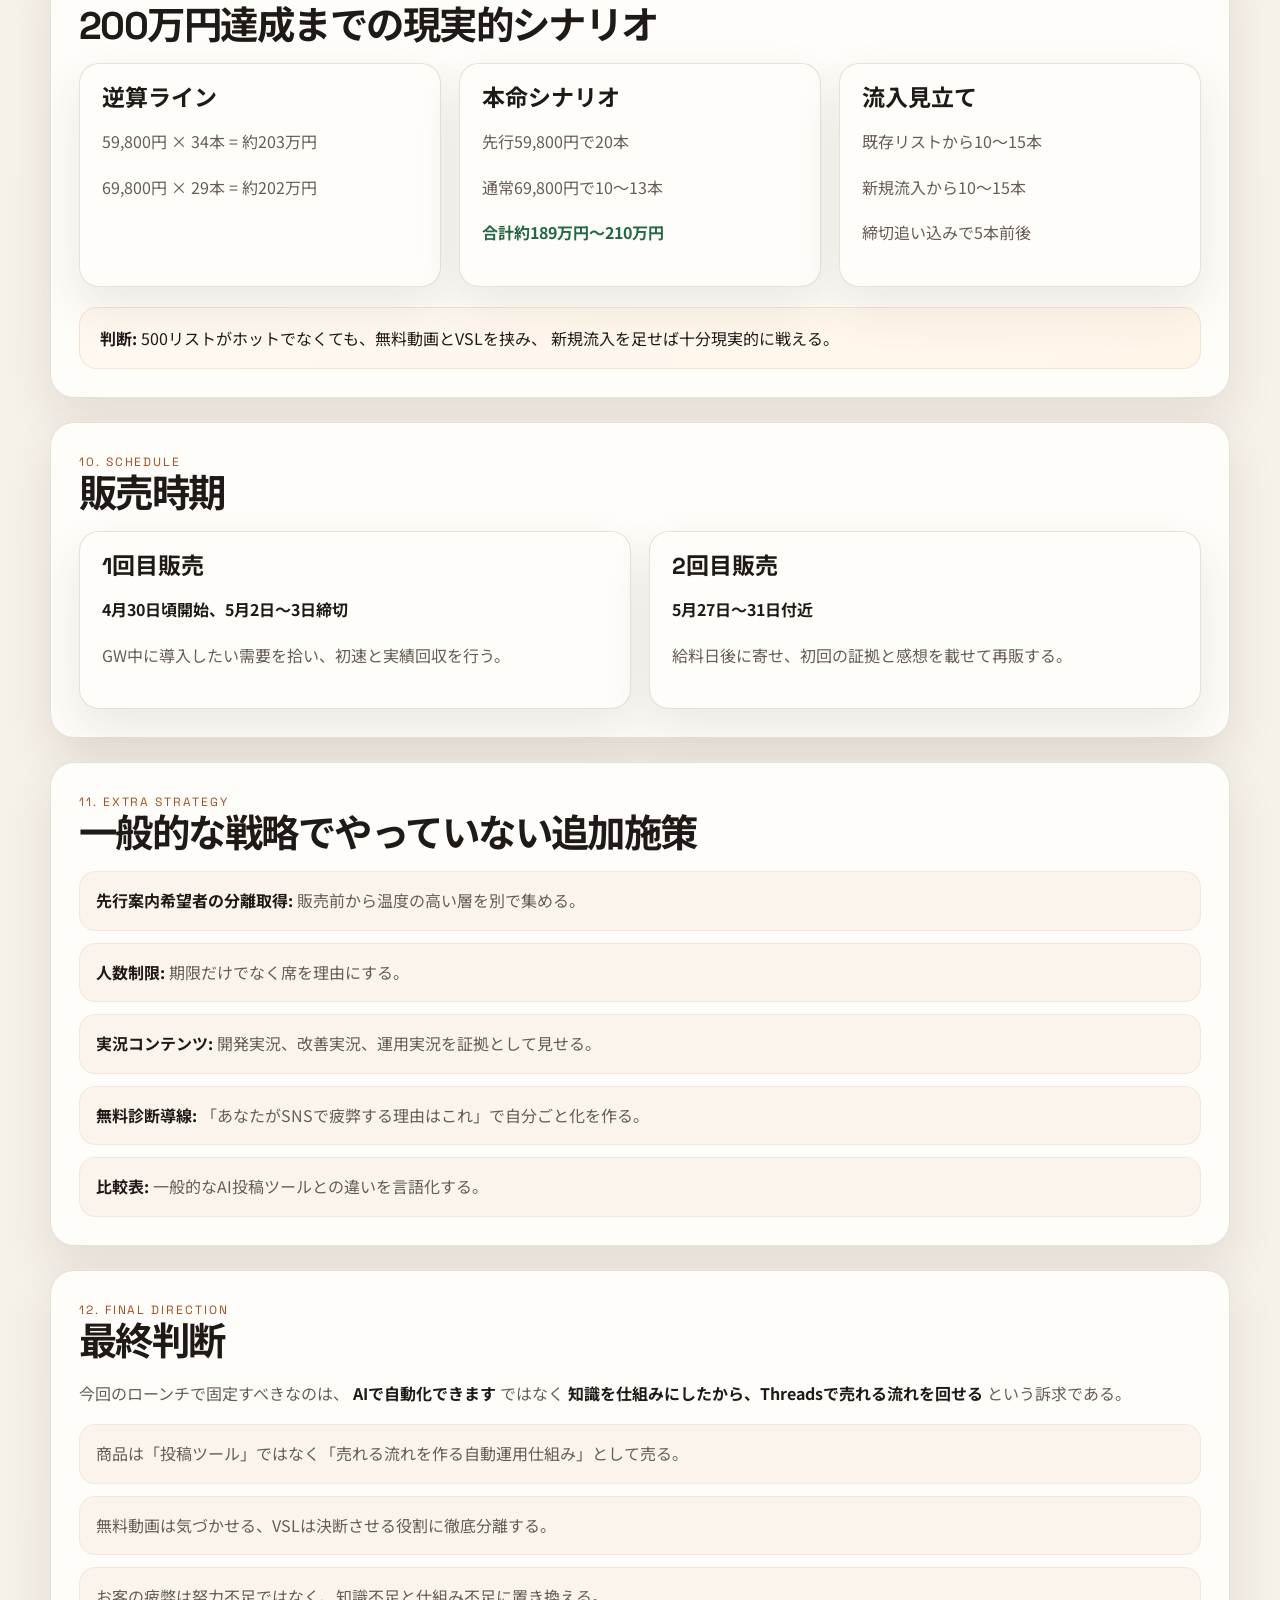
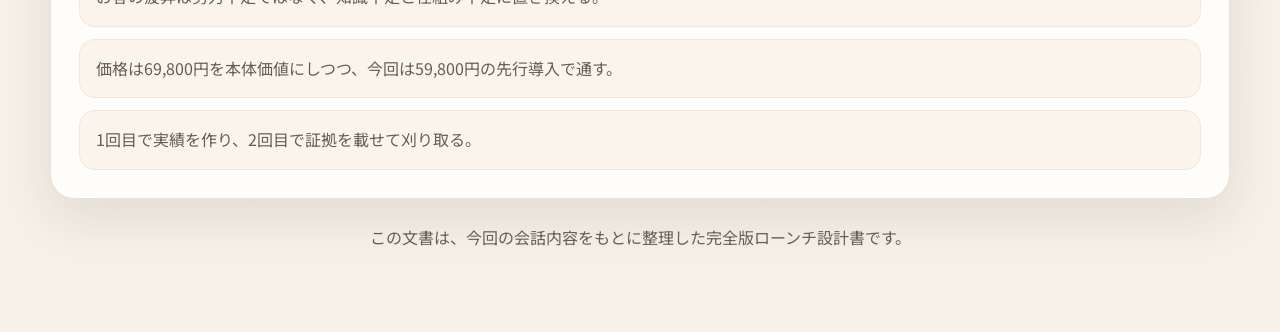
<file: launch-complete-plan.html>
<!DOCTYPE html>
<html lang="ja">
  <head>
    <meta charset="UTF-8" />
    <meta name="viewport" content="width=device-width, initial-scale=1.0" />
    <title>Threadsローンチ完全設計書</title>
    <meta
      name="description"
      content="Threads自動運用システムのローンチ完全設計書。コンセプト、顧客設計、商品名、無料動画、VSL、教育導線、オファー、売上シナリオまでを実行レベルで整理。"
    />
    <link rel="preconnect" href="https://fonts.googleapis.com" />
    <link rel="preconnect" href="https://fonts.gstatic.com" crossorigin />
    <link
      href="https://fonts.googleapis.com/css2?family=Space+Grotesk:wght@500;700&family=Noto+Sans+JP:wght@400;500;700;900&display=swap"
      rel="stylesheet"
    />
    <style>
      :root {
        --bg: #f5f0e8;
        --paper: #fffdf9;
        --paper-strong: #fff8f0;
        --ink: #1f1a17;
        --muted: #675d56;
        --line: rgba(79, 58, 41, 0.14);
        --accent: #a44c1f;
        --accent-strong: #7b2f12;
        --accent-soft: #f0d6c5;
        --good: #226845;
        --warn: #a85c18;
        --shadow: 0 20px 48px rgba(69, 48, 28, 0.1);
      }

      * {
        box-sizing: border-box;
      }

      body {
        margin: 0;
        font-family: "Noto Sans JP", sans-serif;
        color: var(--ink);
        background:
          radial-gradient(circle at top right, rgba(164, 76, 31, 0.08), transparent 24%),
          linear-gradient(180deg, #faf6ef 0%, #f5f0e8 100%);
      }

      .page {
        width: min(1180px, calc(100% - 28px));
        margin: 0 auto;
        padding: 28px 0 64px;
      }

      .hero,
      .sheet,
      .card,
      .metric {
        background: var(--paper);
        border: 1px solid var(--line);
        box-shadow: var(--shadow);
      }

      .hero {
        padding: 36px;
        border-radius: 28px;
      }

      .sheet {
        margin-top: 24px;
        padding: 28px;
        border-radius: 24px;
      }

      .card,
      .metric {
        padding: 22px;
        border-radius: 20px;
      }

      .eyebrow,
      .mini {
        margin: 0;
        font-family: "Space Grotesk", sans-serif;
        letter-spacing: 0.16em;
        text-transform: uppercase;
      }

      .eyebrow {
        font-size: 12px;
        color: var(--accent);
      }

      .mini {
        font-size: 11px;
        color: var(--muted);
      }

      h1,
      h2,
      h3,
      h4 {
        margin: 0;
        font-family: "Space Grotesk", "Noto Sans JP", sans-serif;
        line-height: 1.1;
      }

      h1 {
        margin-top: 14px;
        font-size: clamp(34px, 6vw, 70px);
        letter-spacing: -0.05em;
      }

      h2 {
        font-size: clamp(26px, 3vw, 40px);
        letter-spacing: -0.04em;
      }

      h3 {
        font-size: 23px;
      }

      h4 {
        font-size: 19px;
      }

      p,
      li,
      td,
      th {
        line-height: 1.84;
      }

      p,
      li,
      td {
        color: var(--muted);
      }

      strong {
        color: var(--ink);
      }

      .hero-grid,
      .metric-grid,
      .grid-2,
      .grid-3 {
        display: grid;
        gap: 18px;
      }

      .hero-grid,
      .grid-2 {
        grid-template-columns: repeat(2, minmax(0, 1fr));
      }

      .metric-grid,
      .grid-3 {
        grid-template-columns: repeat(3, minmax(0, 1fr));
      }

      .metric strong {
        display: block;
        margin-top: 8px;
        font-size: clamp(26px, 4vw, 42px);
        color: var(--accent);
      }

      .section-head {
        margin-bottom: 16px;
      }

      .summary {
        margin-top: 20px;
        padding: 18px 20px;
        border-radius: 18px;
        background: linear-gradient(135deg, var(--paper-strong), #fff6ea);
        border: 1px solid rgba(164, 76, 31, 0.12);
      }

      .tag-row {
        display: flex;
        flex-wrap: wrap;
        gap: 10px;
        margin-top: 16px;
      }

      .tag {
        padding: 9px 12px;
        border-radius: 999px;
        background: var(--accent-soft);
        color: var(--accent-strong);
        font-size: 13px;
        font-weight: 700;
      }

      ul {
        padding-left: 20px;
        margin: 12px 0 0;
      }

      .box-list {
        list-style: none;
        padding: 0;
      }

      .box-list li {
        margin-top: 12px;
        padding: 14px 16px;
        border-radius: 16px;
        background: rgba(164, 76, 31, 0.05);
        border: 1px solid rgba(164, 76, 31, 0.08);
      }

      .table-wrap {
        overflow-x: auto;
        margin-top: 12px;
      }

      table {
        width: 100%;
        border-collapse: collapse;
        min-width: 760px;
      }

      th,
      td {
        padding: 14px 12px;
        border-bottom: 1px solid var(--line);
        text-align: left;
        vertical-align: top;
      }

      th {
        color: var(--ink);
        font-size: 14px;
      }

      .good {
        color: var(--good);
        font-weight: 700;
      }

      .warn {
        color: var(--warn);
        font-weight: 700;
      }

      .footer {
        margin-top: 24px;
        color: var(--muted);
        text-align: center;
      }

      @media (max-width: 900px) {
        .hero-grid,
        .metric-grid,
        .grid-2,
        .grid-3 {
          grid-template-columns: 1fr;
        }
      }
    </style>
  </head>
  <body>
    <div class="page">
      <header class="hero">
        <p class="eyebrow">Master Plan</p>
        <h1>Threadsローンチ完全設計書</h1>
        <p>
          本書は、Threads系自動運用システムを販売し、
          <strong>1ローンチで売上200万円を作る</strong>
          ための完全設計書である。今回はオープンチャットではなく、
          X・Threads → 無料動画 → LINE・メルマガ → 教育 → VSL → 販売
          の流れで設計する。
        </p>
        <div class="tag-row">
          <span class="tag">目標200万円</span>
          <span class="tag">Threads特化</span>
          <span class="tag">無料動画 → VSL</span>
          <span class="tag">GW初回 + 5月末再販</span>
        </div>
      </header>

      <section class="sheet">
        <div class="section-head">
          <p class="eyebrow">1. コンセプト</p>
          <h2>コンセプトの確定</h2>
        </div>
        <p>
          本商品の本質は、投稿作成ツールではない。Threadsで
          <strong>認知 → 教育 → 導線</strong>
          を回すための自動運用仕組みである。
        </p>
        <div class="grid-2">
          <div class="card">
            <h3>本命コンセプト</h3>
            <p><strong>Threadsで売れる流れを作る自動運用仕組み</strong></p>
            <p>販売訴求の基軸として最も自然で、将来の拡張にも耐える。</p>
          </div>
          <div class="card">
            <h3>フックコピー</h3>
            <p><strong>10表示のゴミ投稿を終わらせる</strong></p>
            <p>刺さりを作る入口として使用し、主コンセプトに接続する。</p>
          </div>
        </div>
        <div class="summary">
          <strong>結論:</strong>
          表看板は「Threadsで売れる流れを作る自動運用仕組み」、
          フックは「10表示のゴミ投稿を終わらせる」で使い分ける。
        </div>
      </section>

      <section class="sheet">
        <div class="section-head">
          <p class="eyebrow">2. 顧客理解</p>
          <h2>WHO / WHAT / WHY と顧客の分解</h2>
        </div>
        <div class="grid-3">
          <div class="metric">
            <p class="mini">who</p>
            <strong>商品はあるがSNS導線が弱い人</strong>
            <p>note、コンテンツ、コンサル、無形商材、LINE導線保有者が中心。</p>
          </div>
          <div class="metric">
            <p class="mini">what</p>
            <strong>売れる流れを回す仕組み</strong>
            <p>投稿量産ではなく、認知、教育、導線を止めない運用基盤。</p>
          </div>
          <div class="metric">
            <p class="mini">why</p>
            <strong>知識なし自動化は失敗する</strong>
            <p>投稿数ではなく、設計と知識が不足していることが失敗原因。</p>
          </div>
        </div>
        <div class="grid-2" style="margin-top: 18px;">
          <div class="card">
            <h3>顧客タイプの分解</h3>
            <ul class="box-list">
              <li><strong>タイプA:</strong> 商品は売っているがSNSが弱い人</li>
              <li><strong>タイプB:</strong> LINE・メルマガはあるが流入が弱い人</li>
              <li><strong>タイプC:</strong> 投稿はしているが売上につながらない人</li>
              <li><strong>タイプD:</strong> 運用疲れで止まりかけている人</li>
            </ul>
          </div>
          <div class="card">
            <h3>切るべき顧客</h3>
            <ul>
              <li>フォロワーだけ増やしたい人</li>
              <li>バズだけ狙いたい人</li>
              <li>商品がない初心者</li>
              <li>完全放置で全部任せたい人</li>
            </ul>
          </div>
        </div>
      </section>

      <section class="sheet">
        <div class="section-head">
          <p class="eyebrow">3. Customer Flow</p>
          <h2>お客の流れ</h2>
        </div>
        <p>
          顧客は、単に「便利そう」で買うわけではない。
          以下の心理変化を経て、仕組みを欲しがる状態に入る。
        </p>
        <ol>
          <li><strong>違和感:</strong> 投稿しているのに、売上に効いている感じがしない。</li>
          <li><strong>自己否定:</strong> 自分の努力不足、継続不足、センス不足だと思う。</li>
          <li><strong>ツール依存:</strong> Claude、Cursor、投稿ツール、自動化ツールに手を出す。</li>
          <li><strong>混乱:</strong> 投稿数は増えても、伸び方も導線も分からず、さらに疲れる。</li>
          <li><strong>課題の再定義:</strong> 問題は努力不足ではなく、知識のないまま自動化していたことだと知る。</li>
          <li><strong>仕組み欲求:</strong> 毎回考えなくていい、運用判断を減らせる仕組みを求める。</li>
          <li><strong>購入判断:</strong> 価格ではなく「この疲弊から抜けられるか」で決断する。</li>
        </ol>
        <div class="summary">
          <strong>設計上の意味:</strong>
          無料動画では「本当の課題に気づかせる」こと、
          VSLでは「その解決策として商品を置く」ことが必要になる。
        </div>
      </section>

      <section class="sheet">
        <div class="section-head">
          <p class="eyebrow">4. Product Name</p>
          <h2>商品名候補</h2>
        </div>
        <div class="grid-2">
          <div class="card">
            <h3>本命候補</h3>
            <ul>
              <li>Threads導線自動化システム</li>
              <li>Threads Flow Engine</li>
              <li>THREADS FUNNEL OS</li>
              <li>Threads売上導線メーカー</li>
              <li>Threads自動運用基盤</li>
            </ul>
          </div>
          <div class="card">
            <h3>判断</h3>
            <p>
              一番ズレずに伝わるのは
              <strong>Threads導線自動化システム</strong>。
              少し強く見せるなら <strong>Threads Flow Engine</strong>。
            </p>
          </div>
        </div>
      </section>

      <section class="sheet">
        <div class="section-head">
          <p class="eyebrow">5. Free Video</p>
          <h2>無料動画の設計</h2>
        </div>
        <div class="grid-3">
          <div class="card">
            <h3>役割</h3>
            <p>教育、問題提起、常識破壊、必要性理解。売り込みすぎず、課題認識を作る。</p>
          </div>
          <div class="card">
            <h3>本命タイトル</h3>
            <p><strong>Threads自動化で伸びない人が多い本当の理由</strong></p>
          </div>
          <div class="card">
            <h3>補助タイトル案</h3>
            <p>10表示のゴミ投稿を終わらせるThreads設計 / なぜAIで自動化しても売れないのか</p>
          </div>
        </div>
        <div class="card" style="margin-top: 18px;">
          <h3>無料動画の構成案</h3>
          <ol>
            <li>問題提起</li>
            <li>よくある勘違い</li>
            <li>なぜ自動化しても売れないのか</li>
            <li>Threadsの本当の役割</li>
            <li>売れる流れの正体</li>
            <li>仕組みにすべき理由</li>
            <li>どういう人に必要か</li>
            <li>続きはVSLへ</li>
          </ol>
        </div>
        <div class="card" style="margin-top: 18px;">
          <h3>無料動画のスライド構成</h3>
          <ol>
            <li>タイトル</li>
            <li>毎日投稿しても売れない人が多い理由</li>
            <li>自動化しても伸びない人の共通点</li>
            <li>知識がないまま自動化すると何が起きるか</li>
            <li>無駄なツール課金が増える構造</li>
            <li>Threadsは投稿を頑張る場所ではない</li>
            <li>Threadsの役割は認知→教育→導線</li>
            <li>売れる流れを作る運用とは何か</li>
            <li>投稿生成だけでは足りない理由</li>
            <li>必要なのは運用モード・週間設計・改善</li>
            <li>仕組みにすると何が消えるか</li>
            <li>向いている人 / 向いていない人</li>
            <li>このあとVSLで話す内容</li>
            <li>CTA</li>
          </ol>
        </div>
        <div class="card" style="margin-top: 18px;">
          <h3>無料動画の台本構成</h3>
          <ul class="box-list">
            <li><strong>冒頭:</strong> 毎日投稿しているのに売上につながっていないなら、努力不足ではなく頑張り方を間違えている。</li>
            <li><strong>前半:</strong> 多くの人は自動化すれば伸びると思っているが、知識なし自動化はゴミ投稿量産になる。</li>
            <li><strong>中盤:</strong> Threadsは投稿を頑張る場所ではなく、売れる流れを作る場所である。</li>
            <li><strong>後半:</strong> 必要なのは投稿ツールではなく、伸ばした人の知識を型にした運用の仕組み。</li>
            <li><strong>締め:</strong> VSLで、その仕組みをどう商品化したかを具体的に見せる。</li>
          </ul>
        </div>
      </section>

      <section class="sheet">
        <div class="section-head">
          <p class="eyebrow">6. VSL</p>
          <h2>VSLの設計</h2>
        </div>
        <div class="grid-3">
          <div class="card">
            <h3>役割</h3>
            <p>商品説明、差別化、価格正当化、限定訴求、販売。理解を決断に変える。</p>
          </div>
          <div class="card">
            <h3>本命タイトル</h3>
            <p><strong>Threadsで売れる流れを自動化する仕組みを公開します</strong></p>
          </div>
          <div class="card">
            <h3>補助タイトル案</h3>
            <p>10表示のゴミ投稿を終わらせるThreads自動運用システム / 商品はあるのにSNS導線が弱い人へ</p>
          </div>
        </div>
        <div class="card" style="margin-top: 18px;">
          <h3>VSLの構成案</h3>
          <ol>
            <li>共感</li>
            <li>問題の再定義</li>
            <li>解決策の提示</li>
            <li>商品の全体像</li>
            <li>各機能説明</li>
            <li>差別化</li>
            <li>向いている人 / 向いていない人</li>
            <li>導入後の未来</li>
            <li>オファー</li>
            <li>価格</li>
            <li>限定</li>
            <li>CTA</li>
          </ol>
        </div>
        <div class="card" style="margin-top: 18px;">
          <h3>VSLのスライド構成</h3>
          <ol>
            <li>タイトル</li>
            <li>今の市場で起きていること</li>
            <li>自動化しても伸びない原因</li>
            <li>Threadsの本当の役割</li>
            <li>売れる流れの全体像</li>
            <li>これを仕組みにしたのが今回のシステム</li>
            <li>AI投稿生成</li>
            <li>予約 / 自動投稿</li>
            <li>運用モード切替</li>
            <li>週間プラン生成</li>
            <li>改善戦略生成</li>
            <li>マルチアカウント対応</li>
            <li>他のAI投稿ツールとの違い</li>
            <li>どんな人に向いているか</li>
            <li>向いていない人</li>
            <li>導入すると何が変わるか</li>
            <li>オファー内容</li>
            <li>特典</li>
            <li>価格</li>
            <li>限定条件</li>
            <li>CTA</li>
          </ol>
        </div>
        <div class="card" style="margin-top: 18px;">
          <h3>VSLの台本構成</h3>
          <ul class="box-list">
            <li><strong>冒頭:</strong> これは投稿を作るツールではなく、Threadsで売れる流れを回す仕組みである。</li>
            <li><strong>問題の再定義:</strong> 自動化しても伸びないのは、自動化が悪いのではなく知識がないまま回しているから。</li>
            <li><strong>解決策:</strong> 伸ばした人の知識を先に型にした運用基盤が必要。</li>
            <li><strong>商品説明:</strong> 投稿生成、予約、自動投稿、運用モード、週間プラン、改善戦略までまとめて運用できる。</li>
            <li><strong>差別化:</strong> 一般的な投稿ツールは作るところで終わるが、これは迷わず回すところまで入っている。</li>
            <li><strong>価格前:</strong> 毎回ゼロから考える運用を続けるコストのほうが高い。</li>
            <li><strong>クロージング:</strong> 通常69,800円だが、今回は先行導入につき59,800円で案内する。</li>
          </ul>
        </div>
      </section>

      <section class="sheet">
        <div class="section-head">
          <p class="eyebrow">7. Education</p>
          <h2>LINE・メルマガの教育導線</h2>
        </div>
        <table>
          <thead>
            <tr>
              <th>通数</th>
              <th>テーマ</th>
              <th>役割</th>
            </tr>
          </thead>
          <tbody>
            <tr><td>1</td><td>登録御礼 + 無料動画送付</td><td>初回接触と視聴促進</td></tr>
            <tr><td>2</td><td>なぜ自動化しても伸びないのか</td><td>問題の再定義</td></tr>
            <tr><td>3</td><td>知識がない人ほど遠回りする理由</td><td>共感と常識破壊</td></tr>
            <tr><td>4</td><td>Threadsの本当の役割</td><td>媒体理解</td></tr>
            <tr><td>5</td><td>売れる流れを作る人は何をやっているか</td><td>理想提示</td></tr>
            <tr><td>6</td><td>この仕組みで消える悩み</td><td>導入メリット提示</td></tr>
            <tr><td>7</td><td>向いている人 / 向いていない人</td><td>選別と信頼形成</td></tr>
            <tr><td>8</td><td>VSL案内</td><td>販売フェーズ移行</td></tr>
            <tr><td>9</td><td>FAQ / 不安解消</td><td>反論処理</td></tr>
            <tr><td>10</td><td>締切24時間前</td><td>決断促進</td></tr>
            <tr><td>11</td><td>締切当日</td><td>最終追い込み</td></tr>
          </tbody>
        </table>
      </section>

      <section class="sheet">
        <div class="section-head">
          <p class="eyebrow">8. Offer</p>
          <h2>59,800円〜69,800円を通すためのオファー設計</h2>
        </div>
        <div class="grid-3">
          <div class="metric">
            <p class="mini">normal</p>
            <strong>69,800円</strong>
            <p>本来価値のアンカーとして使う通常価格。</p>
          </div>
          <div class="metric">
            <p class="mini">launch</p>
            <strong>59,800円</strong>
            <p>今回のみの先行価格。今買う理由を作る。</p>
          </div>
          <div class="metric">
            <p class="mini">future</p>
            <strong>20万円 + 月額</strong>
            <p>将来的な正式価格構想。先行導入価値の伏線。</p>
          </div>
        </div>
        <div class="grid-2" style="margin-top: 18px;">
          <div class="card">
            <h3>同梱内容</h3>
            <ul>
              <li>システム本体</li>
              <li>初期設定ガイド</li>
              <li>導線設計テンプレ</li>
              <li>週間プランテンプレ</li>
              <li>導入動画</li>
              <li>購入者向けQ&amp;A会 1回</li>
            </ul>
          </div>
          <div class="card">
            <h3>見せ方の要点</h3>
            <ul>
              <li>豪華特典ではなく、すぐ動かせることを売る</li>
              <li>ツールではなく、迷いを消す仕組みとして見せる</li>
              <li>安さではなく、今入る理由があることを伝える</li>
              <li>先着、人数制限、初回導入枠で決断理由を作る</li>
            </ul>
          </div>
        </div>
      </section>

      <section class="sheet">
        <div class="section-head">
          <p class="eyebrow">9. Revenue</p>
          <h2>200万円達成までの現実的シナリオ</h2>
        </div>
        <div class="grid-3">
          <div class="card">
            <h3>逆算ライン</h3>
            <p>59,800円 × 34本 = 約203万円</p>
            <p>69,800円 × 29本 = 約202万円</p>
          </div>
          <div class="card">
            <h3>本命シナリオ</h3>
            <p>先行59,800円で20本</p>
            <p>通常69,800円で10〜13本</p>
            <p class="good">合計約189万円〜210万円</p>
          </div>
          <div class="card">
            <h3>流入見立て</h3>
            <p>既存リストから10〜15本</p>
            <p>新規流入から10〜15本</p>
            <p>締切追い込みで5本前後</p>
          </div>
        </div>
        <div class="summary">
          <strong>判断:</strong>
          500リストがホットでなくても、無料動画とVSLを挟み、
          新規流入を足せば十分現実的に戦える。
        </div>
      </section>

      <section class="sheet">
        <div class="section-head">
          <p class="eyebrow">10. Schedule</p>
          <h2>販売時期</h2>
        </div>
        <div class="grid-2">
          <div class="card">
            <h3>1回目販売</h3>
            <p><strong>4月30日頃開始、5月2日〜3日締切</strong></p>
            <p>GW中に導入したい需要を拾い、初速と実績回収を行う。</p>
          </div>
          <div class="card">
            <h3>2回目販売</h3>
            <p><strong>5月27日〜31日付近</strong></p>
            <p>給料日後に寄せ、初回の証拠と感想を載せて再販する。</p>
          </div>
        </div>
      </section>

      <section class="sheet">
        <div class="section-head">
          <p class="eyebrow">11. Extra Strategy</p>
          <h2>一般的な戦略でやっていない追加施策</h2>
        </div>
        <ul class="box-list">
          <li><strong>先行案内希望者の分離取得:</strong> 販売前から温度の高い層を別で集める。</li>
          <li><strong>人数制限:</strong> 期限だけでなく席を理由にする。</li>
          <li><strong>実況コンテンツ:</strong> 開発実況、改善実況、運用実況を証拠として見せる。</li>
          <li><strong>無料診断導線:</strong> 「あなたがSNSで疲弊する理由はこれ」で自分ごと化を作る。</li>
          <li><strong>比較表:</strong> 一般的なAI投稿ツールとの違いを言語化する。</li>
        </ul>
      </section>

      <section class="sheet">
        <div class="section-head">
          <p class="eyebrow">12. Final Direction</p>
          <h2>最終判断</h2>
        </div>
        <p>
          今回のローンチで固定すべきなのは、
          <strong>AIで自動化できます</strong> ではなく
          <strong>知識を仕組みにしたから、Threadsで売れる流れを回せる</strong>
          という訴求である。
        </p>
        <ul class="box-list">
          <li>商品は「投稿ツール」ではなく「売れる流れを作る自動運用仕組み」として売る。</li>
          <li>無料動画は気づかせる、VSLは決断させる役割に徹底分離する。</li>
          <li>お客の疲弊は努力不足ではなく、知識不足と仕組み不足に置き換える。</li>
          <li>価格は69,800円を本体価値にしつつ、今回は59,800円の先行導入で通す。</li>
          <li>1回目で実績を作り、2回目で証拠を載せて刈り取る。</li>
        </ul>
      </section>

      <p class="footer">この文書は、今回の会話内容をもとに整理した完全版ローンチ設計書です。</p>
    </div>
  </body>
</html>
</file>
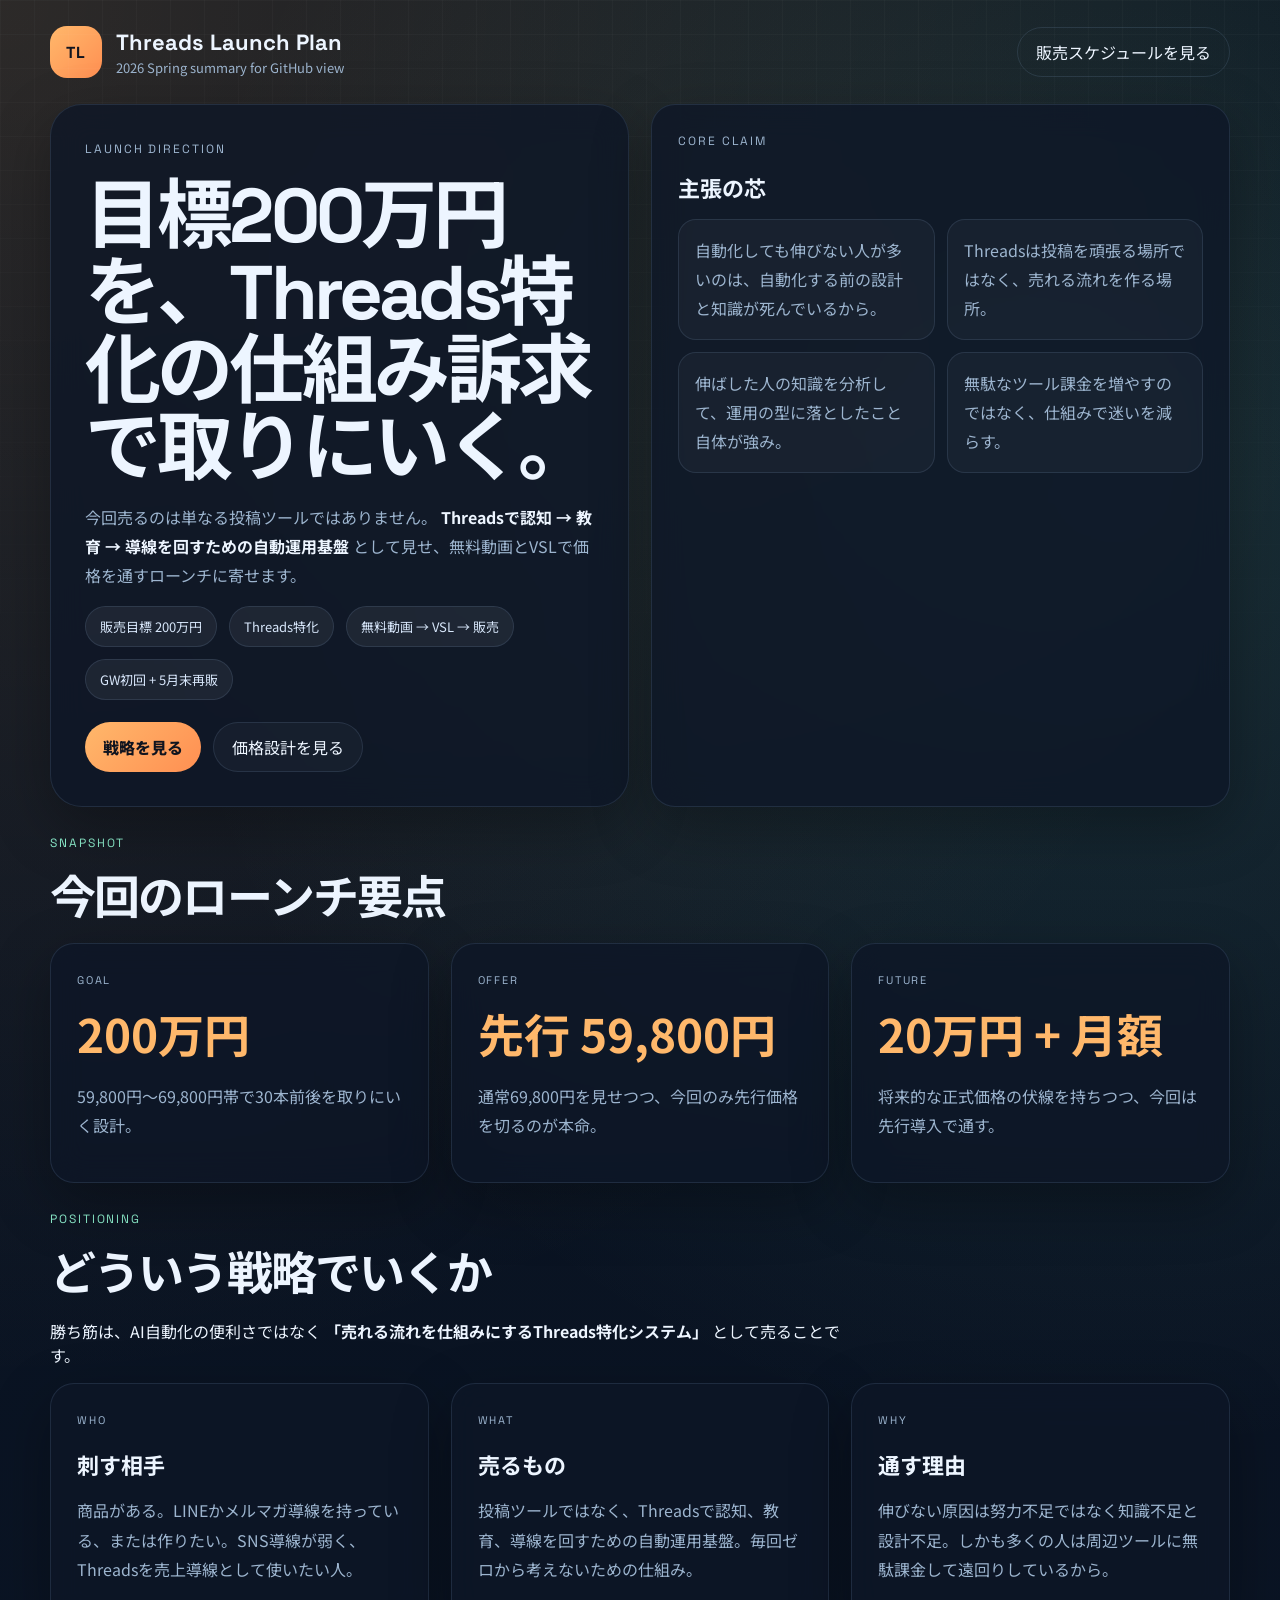
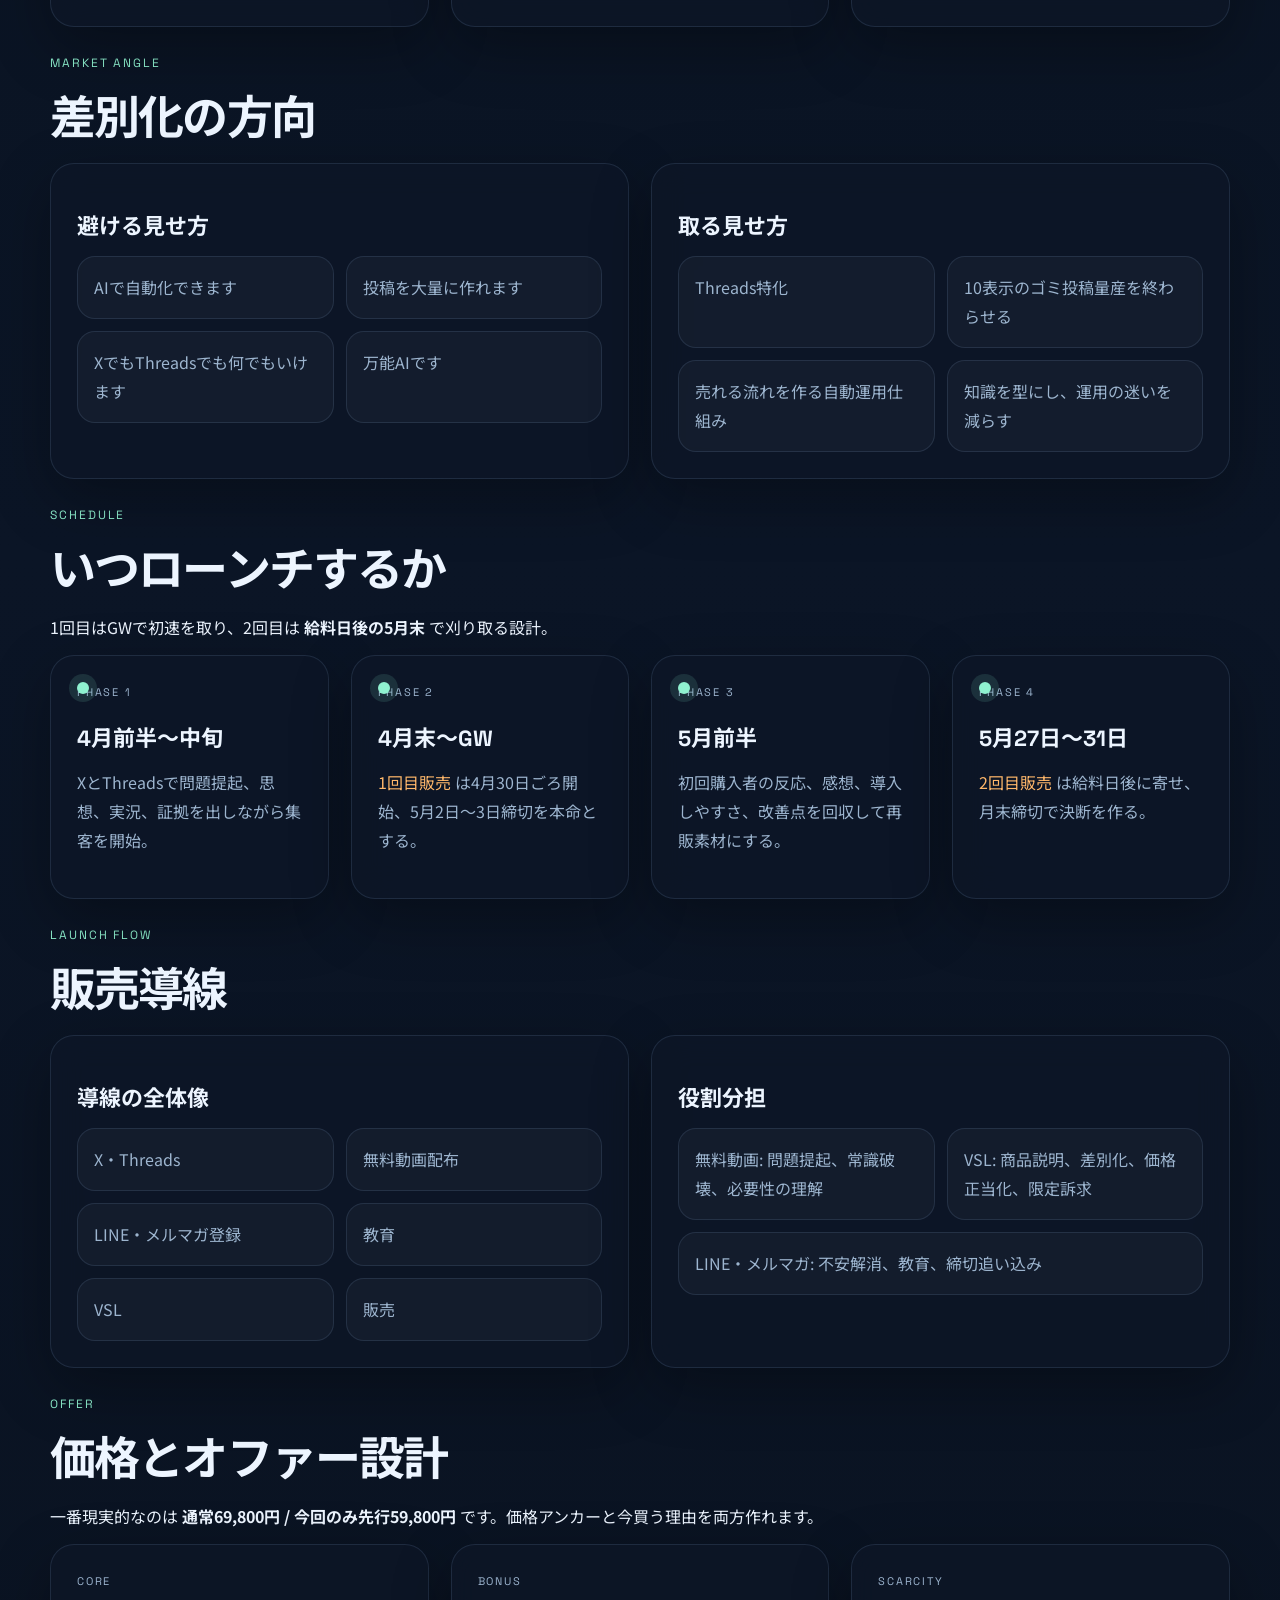
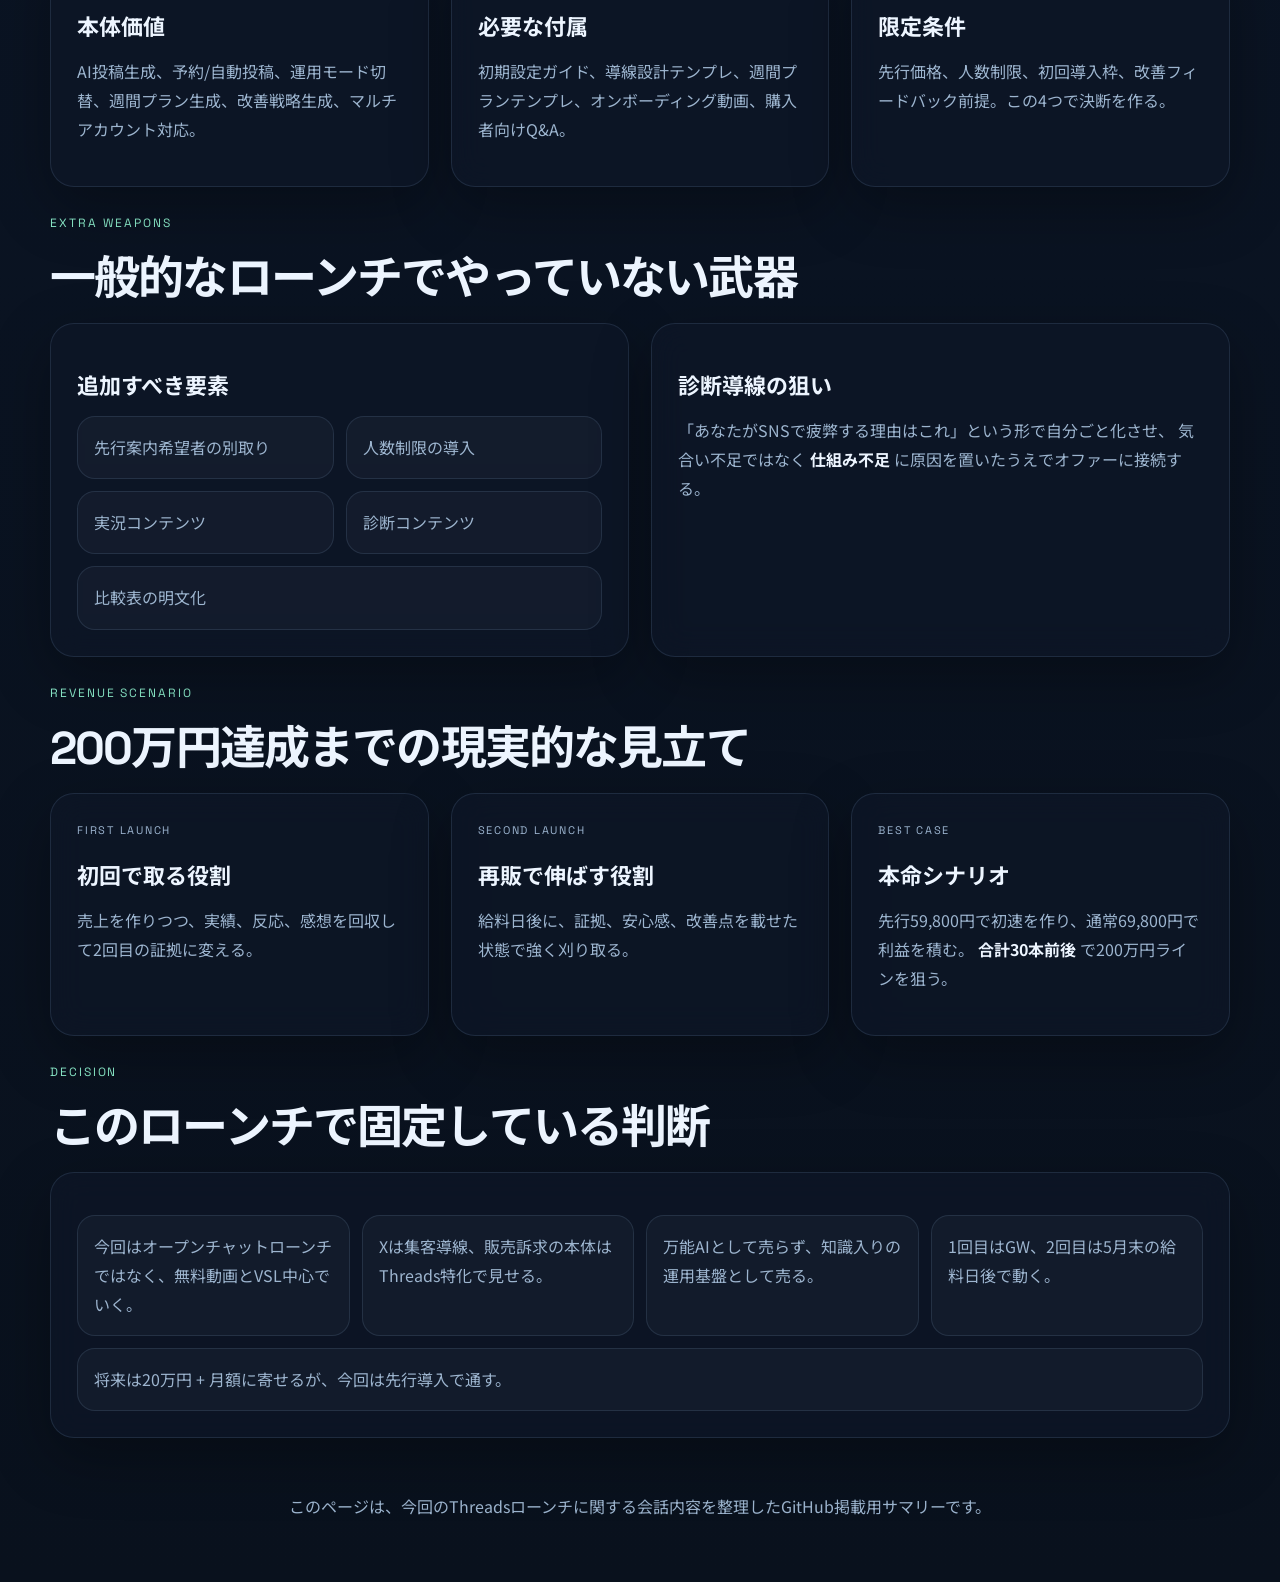
<file: launch-summary.html>
<!DOCTYPE html>
<html lang="ja">
  <head>
    <meta charset="UTF-8" />
    <meta name="viewport" content="width=device-width, initial-scale=1.0" />
    <title>Threads Launch Plan | 2026 Spring</title>
    <meta
      name="description"
      content="Threads自動運用システムの2026年春ローンチ計画を、目標200万円、販売時期、戦略、価格、導線まで含めて整理したサマリーページ。"
    />
    <link rel="preconnect" href="https://fonts.googleapis.com" />
    <link rel="preconnect" href="https://fonts.gstatic.com" crossorigin />
    <link
      href="https://fonts.googleapis.com/css2?family=Space+Grotesk:wght@500;700&family=Noto+Sans+JP:wght@400;500;700;900&display=swap"
      rel="stylesheet"
    />
    <style>
      :root {
        --bg: #0a1220;
        --bg-soft: #101d33;
        --surface: rgba(13, 23, 39, 0.78);
        --surface-strong: rgba(18, 33, 55, 0.92);
        --line: rgba(163, 205, 255, 0.12);
        --text: #edf5ff;
        --muted: #9db5cf;
        --accent: #ffb86b;
        --accent-strong: #ff8f52;
        --mint: #8ff2d0;
        --danger: #ff9786;
        --shadow: 0 20px 60px rgba(0, 0, 0, 0.3);
      }

      * {
        box-sizing: border-box;
      }

      html {
        scroll-behavior: smooth;
      }

      body {
        margin: 0;
        font-family: "Noto Sans JP", sans-serif;
        color: var(--text);
        background:
          radial-gradient(circle at top left, rgba(255, 184, 107, 0.15), transparent 28%),
          radial-gradient(circle at 88% 10%, rgba(143, 242, 208, 0.13), transparent 22%),
          linear-gradient(180deg, #08111d 0%, #0b1526 45%, #09111d 100%);
      }

      body::before {
        content: "";
        position: fixed;
        inset: 0;
        pointer-events: none;
        background-image:
          linear-gradient(rgba(255, 255, 255, 0.03) 1px, transparent 1px),
          linear-gradient(90deg, rgba(255, 255, 255, 0.03) 1px, transparent 1px);
        background-size: 34px 34px;
        mask-image: linear-gradient(180deg, rgba(0, 0, 0, 0.72), transparent 92%);
      }

      a {
        color: inherit;
      }

      .page {
        width: min(1180px, calc(100% - 28px));
        margin: 0 auto;
        padding: 26px 0 64px;
      }

      .topbar,
      .hero-grid,
      .metric-grid,
      .grid-2,
      .grid-3,
      .timeline {
        display: grid;
        gap: 22px;
      }

      .topbar {
        grid-template-columns: auto auto;
        justify-content: space-between;
        align-items: center;
        margin-bottom: 26px;
      }

      .brand {
        display: flex;
        align-items: center;
        gap: 14px;
      }

      .brand-mark {
        display: grid;
        place-items: center;
        width: 52px;
        height: 52px;
        border-radius: 17px;
        background: linear-gradient(135deg, var(--accent), var(--accent-strong));
        color: #10141f;
        font-family: "Space Grotesk", sans-serif;
        font-weight: 700;
        letter-spacing: 0.08em;
      }

      .eyebrow,
      .mini {
        margin: 0;
        text-transform: uppercase;
        letter-spacing: 0.16em;
        font-family: "Space Grotesk", sans-serif;
      }

      .eyebrow {
        font-size: 12px;
        color: var(--mint);
      }

      .mini {
        font-size: 11px;
        color: var(--muted);
      }

      .brand h1,
      h2,
      h3,
      h4 {
        margin: 0;
        font-family: "Space Grotesk", "Noto Sans JP", sans-serif;
      }

      .brand h1 {
        font-size: 22px;
      }

      .brand p {
        margin: 2px 0 0;
        color: var(--muted);
        font-size: 13px;
      }

      .nav-link,
      .button {
        display: inline-flex;
        align-items: center;
        justify-content: center;
        min-height: 48px;
        padding: 12px 18px;
        border-radius: 999px;
        text-decoration: none;
        border: 1px solid var(--line);
        transition: transform 180ms ease, border-color 180ms ease, background 180ms ease;
      }

      .nav-link:hover,
      .button:hover {
        transform: translateY(-1px);
      }

      .button-primary {
        background: linear-gradient(135deg, var(--accent), var(--accent-strong));
        color: #10141f;
        border: 0;
        font-weight: 800;
      }

      .button-secondary {
        background: rgba(255, 255, 255, 0.03);
      }

      .hero-grid,
      .grid-2 {
        grid-template-columns: repeat(2, minmax(0, 1fr));
      }

      .grid-3,
      .metric-grid {
        grid-template-columns: repeat(3, minmax(0, 1fr));
      }

      .hero-card,
      .card,
      .metric,
      .timeline-item {
        border: 1px solid var(--line);
        background: var(--surface);
        backdrop-filter: blur(16px);
        box-shadow: var(--shadow);
      }

      .hero-card {
        padding: 34px;
        border-radius: 32px;
      }

      .hero-card h2 {
        margin-top: 16px;
        font-size: clamp(40px, 7vw, 76px);
        line-height: 1.02;
        letter-spacing: -0.05em;
      }

      .hero-card p,
      .card p,
      .timeline-item p,
      .metric p,
      li {
        color: var(--muted);
        line-height: 1.82;
      }

      .hero-actions,
      .pill-row,
      .point-list {
        display: flex;
        flex-wrap: wrap;
        gap: 12px;
      }

      .pill {
        padding: 10px 14px;
        border-radius: 999px;
        background: rgba(255, 255, 255, 0.06);
        border: 1px solid var(--line);
        color: #d8e7fb;
        font-size: 13px;
      }

      .card,
      .metric,
      .timeline-item {
        padding: 26px;
        border-radius: 24px;
      }

      .metric strong {
        display: block;
        margin-top: 10px;
        font-size: clamp(28px, 4vw, 46px);
        color: var(--accent);
      }

      .section {
        margin-top: 28px;
      }

      .section-head {
        max-width: 800px;
        margin-bottom: 16px;
      }

      .section-head h3 {
        margin-top: 10px;
        font-size: clamp(28px, 4vw, 46px);
        letter-spacing: -0.04em;
      }

      .point-list {
        list-style: none;
        padding: 0;
        margin: 16px 0 0;
      }

      .point-list li {
        flex: 1 1 220px;
        padding: 16px;
        border-radius: 18px;
        border: 1px solid var(--line);
        background: rgba(255, 255, 255, 0.03);
      }

      .timeline {
        grid-template-columns: repeat(4, minmax(0, 1fr));
      }

      .timeline-item {
        position: relative;
      }

      .timeline-item::before {
        content: "";
        position: absolute;
        top: 26px;
        left: 26px;
        width: 12px;
        height: 12px;
        border-radius: 50%;
        background: var(--mint);
        box-shadow: 0 0 0 8px rgba(143, 242, 208, 0.12);
      }

      .timeline-item h4,
      .card h4 {
        margin-top: 18px;
        font-size: 22px;
      }

      .highlight {
        color: var(--text);
        font-weight: 700;
      }

      .danger {
        color: var(--danger);
      }

      .accent {
        color: var(--accent);
      }

      .footer {
        margin-top: 32px;
        padding: 24px 0 0;
        color: var(--muted);
        text-align: center;
      }

      @media (max-width: 980px) {
        .topbar,
        .hero-grid,
        .metric-grid,
        .grid-2,
        .grid-3,
        .timeline {
          grid-template-columns: 1fr;
        }
      }

      @media (max-width: 640px) {
        .page {
          width: min(100% - 18px, 100%);
          padding-top: 18px;
        }

        .hero-card,
        .card,
        .metric,
        .timeline-item {
          padding: 22px;
        }
      }
    </style>
  </head>
  <body>
    <div class="page">
      <header>
        <div class="topbar">
          <div class="brand">
            <div class="brand-mark">TL</div>
            <div>
              <h1>Threads Launch Plan</h1>
              <p>2026 Spring summary for GitHub view</p>
            </div>
          </div>
          <a class="nav-link" href="#schedule">販売スケジュールを見る</a>
        </div>

        <div class="hero-grid">
          <section class="hero-card">
            <p class="eyebrow">Launch Direction</p>
            <h2>目標200万円を、Threads特化の仕組み訴求で取りにいく。</h2>
            <p>
              今回売るのは単なる投稿ツールではありません。
              <span class="highlight">Threadsで認知 → 教育 → 導線を回すための自動運用基盤</span>
              として見せ、無料動画とVSLで価格を通すローンチに寄せます。
            </p>
            <div class="pill-row">
              <span class="pill">販売目標 200万円</span>
              <span class="pill">Threads特化</span>
              <span class="pill">無料動画 → VSL → 販売</span>
              <span class="pill">GW初回 + 5月末再販</span>
            </div>
            <div class="hero-actions" style="margin-top: 22px;">
              <a class="button button-primary" href="#strategy">戦略を見る</a>
              <a class="button button-secondary" href="#offer">価格設計を見る</a>
            </div>
          </section>

          <aside class="card">
            <p class="eyebrow">Core Claim</p>
            <h4>主張の芯</h4>
            <ul class="point-list">
              <li>自動化しても伸びない人が多いのは、自動化する前の設計と知識が死んでいるから。</li>
              <li>Threadsは投稿を頑張る場所ではなく、売れる流れを作る場所。</li>
              <li>伸ばした人の知識を分析して、運用の型に落としたこと自体が強み。</li>
              <li>無駄なツール課金を増やすのではなく、仕組みで迷いを減らす。</li>
            </ul>
          </aside>
        </div>
      </header>

      <main>
        <section class="section">
          <div class="section-head">
            <p class="eyebrow">Snapshot</p>
            <h3>今回のローンチ要点</h3>
          </div>
          <div class="metric-grid">
            <article class="metric">
              <p class="mini">goal</p>
              <strong>200万円</strong>
              <p>59,800円〜69,800円帯で30本前後を取りにいく設計。</p>
            </article>
            <article class="metric">
              <p class="mini">offer</p>
              <strong>先行 59,800円</strong>
              <p>通常69,800円を見せつつ、今回のみ先行価格を切るのが本命。</p>
            </article>
            <article class="metric">
              <p class="mini">future</p>
              <strong>20万円 + 月額</strong>
              <p>将来的な正式価格の伏線を持ちつつ、今回は先行導入で通す。</p>
            </article>
          </div>
        </section>

        <section id="strategy" class="section">
          <div class="section-head">
            <p class="eyebrow">Positioning</p>
            <h3>どういう戦略でいくか</h3>
            <p>
              勝ち筋は、AI自動化の便利さではなく
              <span class="highlight">「売れる流れを仕組みにするThreads特化システム」</span>
              として売ることです。
            </p>
          </div>
          <div class="grid-3">
            <article class="card">
              <p class="mini">who</p>
              <h4>刺す相手</h4>
              <p>
                商品がある。LINEかメルマガ導線を持っている、または作りたい。SNS導線が弱く、Threadsを売上導線として使いたい人。
              </p>
            </article>
            <article class="card">
              <p class="mini">what</p>
              <h4>売るもの</h4>
              <p>
                投稿ツールではなく、Threadsで認知、教育、導線を回すための自動運用基盤。毎回ゼロから考えないための仕組み。
              </p>
            </article>
            <article class="card">
              <p class="mini">why</p>
              <h4>通す理由</h4>
              <p>
                伸びない原因は努力不足ではなく知識不足と設計不足。しかも多くの人は周辺ツールに無駄課金して遠回りしているから。
              </p>
            </article>
          </div>
        </section>

        <section class="section">
          <div class="section-head">
            <p class="eyebrow">Market Angle</p>
            <h3>差別化の方向</h3>
          </div>
          <div class="grid-2">
            <article class="card">
              <h4>避ける見せ方</h4>
              <ul class="point-list">
                <li>AIで自動化できます</li>
                <li>投稿を大量に作れます</li>
                <li>XでもThreadsでも何でもいけます</li>
                <li>万能AIです</li>
              </ul>
            </article>
            <article class="card">
              <h4>取る見せ方</h4>
              <ul class="point-list">
                <li>Threads特化</li>
                <li>10表示のゴミ投稿量産を終わらせる</li>
                <li>売れる流れを作る自動運用仕組み</li>
                <li>知識を型にし、運用の迷いを減らす</li>
              </ul>
            </article>
          </div>
        </section>

        <section id="schedule" class="section">
          <div class="section-head">
            <p class="eyebrow">Schedule</p>
            <h3>いつローンチするか</h3>
            <p>
              1回目はGWで初速を取り、2回目は
              <span class="highlight">給料日後の5月末</span>
              で刈り取る設計。
            </p>
          </div>
          <div class="timeline">
            <article class="timeline-item">
              <p class="mini">phase 1</p>
              <h4>4月前半〜中旬</h4>
              <p>XとThreadsで問題提起、思想、実況、証拠を出しながら集客を開始。</p>
            </article>
            <article class="timeline-item">
              <p class="mini">phase 2</p>
              <h4>4月末〜GW</h4>
              <p>
                <span class="accent">1回目販売</span>
                は4月30日ごろ開始、5月2日〜3日締切を本命とする。
              </p>
            </article>
            <article class="timeline-item">
              <p class="mini">phase 3</p>
              <h4>5月前半</h4>
              <p>初回購入者の反応、感想、導入しやすさ、改善点を回収して再販素材にする。</p>
            </article>
            <article class="timeline-item">
              <p class="mini">phase 4</p>
              <h4>5月27日〜31日</h4>
              <p>
                <span class="accent">2回目販売</span>
                は給料日後に寄せ、月末締切で決断を作る。
              </p>
            </article>
          </div>
        </section>

        <section class="section">
          <div class="section-head">
            <p class="eyebrow">Launch Flow</p>
            <h3>販売導線</h3>
          </div>
          <div class="grid-2">
            <article class="card">
              <h4>導線の全体像</h4>
              <ul class="point-list">
                <li>X・Threads</li>
                <li>無料動画配布</li>
                <li>LINE・メルマガ登録</li>
                <li>教育</li>
                <li>VSL</li>
                <li>販売</li>
              </ul>
            </article>
            <article class="card">
              <h4>役割分担</h4>
              <ul class="point-list">
                <li>無料動画: 問題提起、常識破壊、必要性の理解</li>
                <li>VSL: 商品説明、差別化、価格正当化、限定訴求</li>
                <li>LINE・メルマガ: 不安解消、教育、締切追い込み</li>
              </ul>
            </article>
          </div>
        </section>

        <section id="offer" class="section">
          <div class="section-head">
            <p class="eyebrow">Offer</p>
            <h3>価格とオファー設計</h3>
            <p>
              一番現実的なのは
              <span class="highlight">通常69,800円 / 今回のみ先行59,800円</span>
              です。価格アンカーと今買う理由を両方作れます。
            </p>
          </div>
          <div class="grid-3">
            <article class="card">
              <p class="mini">core</p>
              <h4>本体価値</h4>
              <p>AI投稿生成、予約/自動投稿、運用モード切替、週間プラン生成、改善戦略生成、マルチアカウント対応。</p>
            </article>
            <article class="card">
              <p class="mini">bonus</p>
              <h4>必要な付属</h4>
              <p>初期設定ガイド、導線設計テンプレ、週間プランテンプレ、オンボーディング動画、購入者向けQ&A。</p>
            </article>
            <article class="card">
              <p class="mini">scarcity</p>
              <h4>限定条件</h4>
              <p>先行価格、人数制限、初回導入枠、改善フィードバック前提。この4つで決断を作る。</p>
            </article>
          </div>
        </section>

        <section class="section">
          <div class="section-head">
            <p class="eyebrow">Extra Weapons</p>
            <h3>一般的なローンチでやっていない武器</h3>
          </div>
          <div class="grid-2">
            <article class="card">
              <h4>追加すべき要素</h4>
              <ul class="point-list">
                <li>先行案内希望者の別取り</li>
                <li>人数制限の導入</li>
                <li>実況コンテンツ</li>
                <li>診断コンテンツ</li>
                <li>比較表の明文化</li>
              </ul>
            </article>
            <article class="card">
              <h4>診断導線の狙い</h4>
              <p>
                「あなたがSNSで疲弊する理由はこれ」という形で自分ごと化させ、
                気合い不足ではなく
                <span class="highlight">仕組み不足</span>
                に原因を置いたうえでオファーに接続する。
              </p>
            </article>
          </div>
        </section>

        <section class="section">
          <div class="section-head">
            <p class="eyebrow">Revenue Scenario</p>
            <h3>200万円達成までの現実的な見立て</h3>
          </div>
          <div class="grid-3">
            <article class="card">
              <p class="mini">first launch</p>
              <h4>初回で取る役割</h4>
              <p>売上を作りつつ、実績、反応、感想を回収して2回目の証拠に変える。</p>
            </article>
            <article class="card">
              <p class="mini">second launch</p>
              <h4>再販で伸ばす役割</h4>
              <p>給料日後に、証拠、安心感、改善点を載せた状態で強く刈り取る。</p>
            </article>
            <article class="card">
              <p class="mini">best case</p>
              <h4>本命シナリオ</h4>
              <p>
                先行59,800円で初速を作り、通常69,800円で利益を積む。
                <span class="highlight">合計30本前後</span>
                で200万円ラインを狙う。
              </p>
            </article>
          </div>
        </section>

        <section class="section">
          <div class="section-head">
            <p class="eyebrow">Decision</p>
            <h3>このローンチで固定している判断</h3>
          </div>
          <div class="card">
            <ul class="point-list">
              <li>今回はオープンチャットローンチではなく、無料動画とVSL中心でいく。</li>
              <li>Xは集客導線、販売訴求の本体はThreads特化で見せる。</li>
              <li>万能AIとして売らず、知識入りの運用基盤として売る。</li>
              <li>1回目はGW、2回目は5月末の給料日後で動く。</li>
              <li>将来は20万円 + 月額に寄せるが、今回は先行導入で通す。</li>
            </ul>
          </div>
        </section>
      </main>

      <footer class="footer">
        このページは、今回のThreadsローンチに関する会話内容を整理したGitHub掲載用サマリーです。
      </footer>
    </div>
  </body>
</html>
</file>
<file: phantom-dojo.css>
:root {
  --bg: #120f0d;
  --bg-2: #1d1814;
  --surface: rgba(34, 25, 20, 0.82);
  --surface-strong: #2d221c;
  --surface-soft: rgba(255, 248, 239, 0.06);
  --text: #f8f2ea;
  --muted: #cfbeaa;
  --line: rgba(255, 228, 196, 0.12);
  --accent: #d84b2e;
  --accent-2: #f17d45;
  --accent-3: #f2bf7d;
  --shadow: 0 24px 80px rgba(0, 0, 0, 0.34);
  --radius-xl: 32px;
  --radius-lg: 22px;
  --radius-md: 16px;
  --max-width: 1180px;
}

* {
  box-sizing: border-box;
}

html {
  scroll-behavior: smooth;
}

body {
  margin: 0;
  min-height: 100vh;
  font-family: "Noto Sans JP", sans-serif;
  color: var(--text);
  background:
    radial-gradient(circle at top left, rgba(216, 75, 46, 0.24), transparent 24%),
    radial-gradient(circle at 85% 12%, rgba(242, 191, 125, 0.12), transparent 18%),
    linear-gradient(180deg, #100e0c 0%, #171311 32%, #110f0e 100%);
}

body::before {
  content: "";
  position: fixed;
  inset: 0;
  pointer-events: none;
  background:
    linear-gradient(rgba(255, 255, 255, 0.022) 1px, transparent 1px),
    linear-gradient(90deg, rgba(255, 255, 255, 0.022) 1px, transparent 1px);
  background-size: 44px 44px;
  mask-image: linear-gradient(180deg, rgba(0, 0, 0, 0.72), transparent 92%);
}

a {
  color: inherit;
}

.site-shell {
  width: min(var(--max-width), calc(100% - 32px));
  margin: 0 auto;
  padding-bottom: 64px;
}

.promo-bar,
.topbar,
.hero-grid,
.hero-actions,
.nav-links,
.trust-strip,
.feature-grid,
.program-grid,
.rhythm-layout,
.coach-layout,
.coach-side,
.pricing-grid,
.access-layout,
.step-grid,
.faq-list,
.training-overview,
.training-detail-list,
.trial-card {
  display: grid;
  gap: 20px;
}

.promo-bar {
  grid-template-columns: repeat(3, minmax(0, 1fr));
  padding: 14px 0 8px;
}

.promo-bar p,
.site-footer p {
  margin: 0;
}

.promo-bar p {
  color: #eedcc6;
  font-size: 12px;
  letter-spacing: 0.12em;
  text-transform: uppercase;
}

.hero,
.section {
  position: relative;
}

.hero {
  padding: 18px 0 42px;
}

.topbar {
  grid-template-columns: 1fr auto;
  align-items: center;
  padding: 14px 0 34px;
}

.brand {
  display: inline-flex;
  align-items: center;
  gap: 14px;
  text-decoration: none;
}

.brand-mark {
  display: grid;
  place-items: center;
  width: 56px;
  height: 56px;
  border-radius: 18px;
  background: linear-gradient(135deg, var(--accent-3), var(--accent-2));
  color: #1a120d;
  font-family: "Bebas Neue", sans-serif;
  font-size: 30px;
  letter-spacing: 0.08em;
  box-shadow: 0 14px 32px rgba(241, 125, 69, 0.25);
}

.brand-copy {
  display: grid;
}

.brand-copy strong,
.eyebrow,
.mini-label,
.nav-links a,
.promo-bar p,
.class-tag,
.time-block span {
  letter-spacing: 0.12em;
  text-transform: uppercase;
}

.brand-copy strong,
.hero-copy h1,
.hero-stage-card h2,
.section-heading h2,
.feature-card h3,
.program-card h3,
.timeline-card h3,
.coach-feature h3,
.coach-card h3,
.price-card h3,
.access-card h2,
.map-card h3,
.trial-card h2 {
  font-family: "Bebas Neue", "Noto Sans JP", sans-serif;
}

.brand-copy strong {
  font-size: 28px;
  line-height: 1;
}

.brand-copy small,
.hero-lead,
.feature-card p,
.program-card p,
.timeline-card span,
.coach-copy,
.coach-card li,
.price-card li,
.access-list span,
.access-list strong,
.map-card p,
.trial-card p,
.section-heading p,
.hero-stage-card p,
.hero-points li,
.time-block p,
.site-footer p {
  color: var(--muted);
  line-height: 1.8;
}

.brand-copy small,
.eyebrow,
.mini-label {
  font-size: 12px;
}

.nav-links {
  grid-auto-flow: column;
  align-items: center;
}

.nav-links a {
  color: #f6e7d2;
  font-size: 12px;
  text-decoration: none;
}

.nav-cta,
.primary-button,
.secondary-button {
  border-radius: 999px;
  text-decoration: none;
  font-weight: 700;
  transition: transform 180ms ease, opacity 180ms ease, border-color 180ms ease, background 180ms ease;
}

.nav-cta,
.primary-button {
  background: linear-gradient(135deg, var(--accent), var(--accent-2));
  color: #fff8f0;
  box-shadow: 0 14px 36px rgba(216, 75, 46, 0.28);
}

.nav-cta {
  padding: 12px 18px;
}

.primary-button,
.secondary-button {
  display: inline-flex;
  align-items: center;
  justify-content: center;
  padding: 16px 24px;
}

.secondary-button {
  border: 1px solid var(--line);
  background: rgba(255, 255, 255, 0.03);
  color: var(--text);
}

.nav-cta:hover,
.primary-button:hover,
.secondary-button:hover {
  transform: translateY(-1px);
}

.hero-grid {
  grid-template-columns: minmax(0, 1.02fr) minmax(320px, 0.98fr);
  align-items: stretch;
}

.hero-copy {
  padding: 54px 0 18px;
}

.hero-copy h1,
.hero-stage-card h2,
.section-heading h2,
.feature-card h3,
.program-card h3,
.timeline-card h3,
.coach-feature h3,
.coach-card h3,
.price-card h3,
.access-card h2,
.map-card h3,
.trial-card h2 {
  margin: 0;
}

.hero-copy h1 {
  margin-top: 12px;
  font-size: clamp(66px, 10vw, 128px);
  line-height: 0.9;
  letter-spacing: 0.01em;
}

.hero-lead {
  max-width: 640px;
  margin: 20px 0 0;
  font-size: 16px;
}

.hero-actions {
  grid-auto-flow: column;
  justify-content: start;
  margin-top: 30px;
}

.hero-points,
.program-card ul,
.timeline-list,
.name-list,
.simple-list {
  list-style: none;
  padding: 0;
  margin: 0;
}

.hero-points {
  display: flex;
  flex-wrap: wrap;
  gap: 12px;
  margin-top: 22px;
}

.hero-points li,
.hero-stage-card,
.feature-card,
.program-card,
.schedule-overview,
.timeline-card,
.coach-feature,
.coach-card,
.price-card,
.access-card,
.map-card,
.trial-card {
  border: 1px solid var(--line);
  background: var(--surface);
  box-shadow: var(--shadow);
  backdrop-filter: blur(16px);
}

.hero-points li {
  padding: 12px 16px;
  border-radius: 999px;
  color: #f6ebdd;
}

.hero-stage {
  display: grid;
  gap: 18px;
  padding-top: 36px;
}

.hero-stage-card,
.feature-card,
.program-card,
.timeline-card,
.coach-feature,
.coach-card,
.price-card,
.access-card,
.map-card,
.trial-card {
  border-radius: var(--radius-xl);
}

.hero-stage-card,
.feature-card,
.coach-feature,
.coach-card,
.price-card,
.access-card,
.map-card {
  padding: 28px;
}

.main-stage {
  position: relative;
  overflow: hidden;
  min-height: 290px;
  background:
    linear-gradient(180deg, rgba(255, 255, 255, 0.04), transparent),
    linear-gradient(135deg, rgba(216, 75, 46, 0.2), rgba(242, 191, 125, 0.08));
}

.main-stage::after {
  content: "PHANTOM";
  position: absolute;
  right: -8px;
  bottom: -10px;
  color: rgba(255, 248, 240, 0.05);
  font-family: "Bebas Neue", sans-serif;
  font-size: clamp(100px, 18vw, 180px);
  line-height: 0.9;
  letter-spacing: 0.06em;
}

.main-stage h2 {
  margin-top: 10px;
  font-size: clamp(50px, 7vw, 82px);
  line-height: 0.92;
}

.stack-card {
  display: grid;
  grid-template-columns: repeat(3, minmax(0, 1fr));
  gap: 14px;
}

.stack-card article {
  padding: 20px;
  border-radius: var(--radius-lg);
  background: rgba(255, 255, 255, 0.03);
  border: 1px solid rgba(255, 255, 255, 0.05);
}

.stack-card span,
.class-tag {
  display: inline-flex;
  align-items: center;
  justify-content: center;
  padding: 6px 10px;
  border-radius: 999px;
  background: rgba(242, 191, 125, 0.12);
  color: var(--accent-3);
  font-family: "Bebas Neue", sans-serif;
}

.stack-card strong {
  display: block;
  margin-top: 12px;
  font-size: 22px;
}

.trust-strip {
  grid-template-columns: repeat(4, minmax(0, 1fr));
  padding-top: 6px;
}

.trust-strip p {
  margin: 0;
  padding: 18px 20px;
  border-top: 1px solid var(--line);
  border-bottom: 1px solid var(--line);
  color: #f2ddc0;
  font-family: "Bebas Neue", sans-serif;
  font-size: 28px;
  letter-spacing: 0.06em;
}

.section {
  padding-top: 92px;
}

.section-heading {
  max-width: 800px;
}

.section-heading h2 {
  font-size: clamp(42px, 6vw, 78px);
  line-height: 0.95;
  letter-spacing: 0.01em;
}

.feature-grid,
.pricing-grid,
.step-grid,
.faq-list {
  grid-template-columns: repeat(3, minmax(0, 1fr));
  margin-top: 28px;
}

.feature-card h3,
.program-card h3,
.timeline-card h3,
.coach-feature h3,
.coach-card h3,
.price-card h3,
.map-card h3 {
  font-size: 26px;
}

.program-grid {
  grid-template-columns: repeat(2, minmax(0, 1fr));
  margin-top: 30px;
}

.training-overview {
  grid-template-columns: repeat(3, minmax(0, 1fr));
  margin-top: 28px;
}

.training-chip {
  display: inline-flex;
  align-items: center;
  justify-content: center;
  min-height: 78px;
  padding: 18px 20px;
  border: 1px solid var(--line);
  border-radius: 22px;
  background: rgba(255, 255, 255, 0.03);
  color: #f6ead9;
  text-decoration: none;
  font-family: "Bebas Neue", "Noto Sans JP", sans-serif;
  font-size: 28px;
  letter-spacing: 0.04em;
  transition: transform 180ms ease, border-color 180ms ease, background 180ms ease;
}

.training-chip:hover {
  transform: translateY(-1px);
  border-color: rgba(255, 228, 196, 0.22);
  background: rgba(255, 255, 255, 0.05);
}

.training-detail-list {
  margin-top: 26px;
}

.training-detail-card {
  display: grid;
  gap: 18px;
  padding: 28px 30px;
  border: 1px solid var(--line);
  border-radius: var(--radius-xl);
  background:
    linear-gradient(180deg, rgba(255, 255, 255, 0.03), transparent),
    var(--surface);
  box-shadow: var(--shadow);
  backdrop-filter: blur(16px);
}

.training-detail-head {
  display: grid;
  grid-template-columns: auto 1fr;
  gap: 18px;
  align-items: center;
}

.training-detail-head span {
  display: grid;
  place-items: center;
  width: 60px;
  height: 60px;
  border-radius: 18px;
  background: linear-gradient(135deg, var(--accent), var(--accent-2));
  color: #fff6ef;
  font-family: "Bebas Neue", sans-serif;
  font-size: 32px;
}

.training-detail-head h3 {
  margin: 0;
  font-family: "Bebas Neue", "Noto Sans JP", sans-serif;
  font-size: 38px;
  line-height: 0.96;
}

.training-detail-card p,
.detail-points li {
  color: var(--muted);
  line-height: 1.85;
}

.detail-points {
  display: grid;
  grid-template-columns: repeat(3, minmax(0, 1fr));
  gap: 10px;
  list-style: none;
  padding: 0;
  margin: 0;
}

.detail-points li {
  padding: 12px 14px;
  border-radius: var(--radius-md);
  background: rgba(255, 255, 255, 0.03);
  border: 1px solid rgba(255, 255, 255, 0.05);
}

.program-card {
  position: relative;
  overflow: hidden;
  padding: 30px;
}

.program-card::after {
  content: "";
  position: absolute;
  inset: auto -12% -32% 25%;
  height: 180px;
  background: radial-gradient(circle, rgba(216, 75, 46, 0.28), transparent 70%);
  pointer-events: none;
}

.program-card.highlight {
  background:
    linear-gradient(180deg, rgba(255, 255, 255, 0.04), transparent),
    linear-gradient(135deg, rgba(242, 191, 125, 0.12), rgba(216, 75, 46, 0.08));
}

.program-card ul,
.timeline-list,
.name-list,
.simple-list {
  display: grid;
  gap: 10px;
  margin-top: 18px;
}

.program-card li,
.timeline-list li,
.name-list li,
.simple-list li {
  padding: 12px 14px;
  border-radius: var(--radius-md);
  background: rgba(255, 255, 255, 0.03);
  border: 1px solid rgba(255, 255, 255, 0.05);
}

.rhythm-layout {
  grid-template-columns: minmax(0, 0.95fr) minmax(0, 1.05fr);
  margin-top: 30px;
}

.schedule-overview {
  display: grid;
  gap: 14px;
  padding: 28px;
}

.time-block {
  padding: 20px 22px;
  border-radius: var(--radius-lg);
  background: rgba(255, 255, 255, 0.03);
  border: 1px solid rgba(255, 255, 255, 0.05);
}

.time-block strong {
  display: block;
  margin-top: 8px;
  color: #fff4e5;
  font-family: "Bebas Neue", sans-serif;
  font-size: 42px;
  line-height: 0.95;
}

.time-block.closed strong {
  color: var(--accent-3);
}

.timeline-card {
  padding: 28px;
}

.timeline-list strong {
  display: block;
  color: #f8efe4;
}

.coach-layout {
  grid-template-columns: minmax(0, 1.1fr) minmax(300px, 0.9fr);
  margin-top: 28px;
}

.coach-feature {
  min-height: 320px;
  background:
    linear-gradient(180deg, rgba(255, 255, 255, 0.04), transparent),
    linear-gradient(135deg, rgba(216, 75, 46, 0.16), rgba(0, 0, 0, 0.08));
}

.coach-feature h3 {
  font-size: clamp(46px, 7vw, 72px);
  line-height: 0.95;
}

.coach-side {
  grid-template-columns: 1fr;
}

.price-card.featured {
  background:
    linear-gradient(180deg, rgba(255, 255, 255, 0.05), transparent),
    linear-gradient(135deg, rgba(242, 191, 125, 0.1), rgba(216, 75, 46, 0.08));
}

.price-line {
  display: flex;
  justify-content: space-between;
  gap: 16px;
  padding: 14px 0;
  border-bottom: 1px solid var(--line);
}

.price-line:last-child {
  border-bottom: 0;
}

.price-line span {
  color: var(--muted);
}

.price-line strong {
  color: #fff3e0;
  font-size: 24px;
}

.access-layout {
  grid-template-columns: minmax(0, 1.1fr) minmax(280px, 0.9fr);
  margin-top: 28px;
}

.access-list {
  display: grid;
  gap: 16px;
  margin-top: 18px;
}

.access-list div {
  padding: 14px 0;
  border-bottom: 1px solid var(--line);
}

.access-list div:last-child {
  border-bottom: 0;
}

.access-list span {
  display: block;
  font-size: 12px;
  letter-spacing: 0.12em;
  text-transform: uppercase;
}

.access-list strong {
  display: block;
  margin-top: 6px;
  color: #fff0dd;
}

.map-card {
  display: grid;
  align-content: center;
}

.trial-card {
  grid-template-columns: minmax(0, 1fr) auto;
  align-items: center;
  padding: 34px;
  background:
    linear-gradient(90deg, rgba(216, 75, 46, 0.16), transparent 62%),
    var(--surface);
}

.trial-actions {
  display: grid;
  gap: 12px;
  min-width: 260px;
}

.site-footer {
  display: grid;
  gap: 6px;
  padding: 46px 0 18px;
}

.site-footer p:first-child {
  color: #f4e2cb;
  font-family: "Bebas Neue", sans-serif;
  font-size: 28px;
  letter-spacing: 0.08em;
}

.hero-copy,
.main-stage,
.stack-card article,
.feature-card,
.program-card,
.training-chip,
.training-detail-card,
.schedule-overview,
.timeline-card,
.coach-feature,
.coach-card,
.price-card,
.access-card,
.map-card,
.step-card,
.faq-card,
.trial-card {
  animation: rise-in 700ms ease both;
}

.step-card,
.faq-card {
  border: 1px solid var(--line);
  background: var(--surface);
  box-shadow: var(--shadow);
  backdrop-filter: blur(16px);
  border-radius: var(--radius-xl);
  padding: 28px;
}

.step-card span {
  display: inline-flex;
  align-items: center;
  justify-content: center;
  width: 52px;
  height: 52px;
  border-radius: 16px;
  background: linear-gradient(135deg, var(--accent), var(--accent-2));
  color: #fff6ee;
  font-family: "Bebas Neue", sans-serif;
  font-size: 28px;
}

.step-card h3,
.faq-card h3 {
  margin: 16px 0 0;
  font-family: "Bebas Neue", "Noto Sans JP", sans-serif;
  font-size: 28px;
}

.step-card p,
.faq-card p {
  color: var(--muted);
  line-height: 1.8;
}

.stack-card article:nth-child(2),
.program-card:nth-child(2),
.price-card:nth-child(2) {
  animation-delay: 90ms;
}

.stack-card article:nth-child(3),
.program-card:nth-child(3),
.price-card:nth-child(3) {
  animation-delay: 140ms;
}

.program-card:nth-child(4) {
  animation-delay: 180ms;
}

@keyframes rise-in {
  from {
    opacity: 0;
    transform: translateY(18px);
  }

  to {
    opacity: 1;
    transform: translateY(0);
  }
}

@media (max-width: 1024px) {
  .hero-grid,
  .feature-grid,
  .program-grid,
  .rhythm-layout,
  .coach-layout,
  .pricing-grid,
  .access-layout,
  .step-grid,
  .faq-list,
  .training-overview,
  .trial-card,
  .trust-strip,
  .promo-bar,
  .stack-card {
    grid-template-columns: 1fr;
  }

  .hero-actions,
  .nav-links {
    grid-auto-flow: row;
  }

  .trial-actions {
    min-width: 0;
  }
}

@media (max-width: 720px) {
  .site-shell {
    width: min(var(--max-width), calc(100% - 20px));
  }

  .hero {
    padding-top: 10px;
  }

  .topbar {
    grid-template-columns: 1fr;
  }

  .brand-copy strong {
    font-size: 24px;
  }

  .hero-copy {
    padding-top: 22px;
  }

  .hero-copy h1 {
    font-size: clamp(48px, 18vw, 86px);
  }

  .main-stage h2 {
    font-size: clamp(42px, 13vw, 68px);
  }

  .training-chip {
    font-size: 22px;
  }

  .training-detail-head {
    grid-template-columns: 1fr;
  }

  .detail-points {
    grid-template-columns: 1fr;
  }

  .section {
    padding-top: 72px;
  }

  .section-heading h2 {
    font-size: clamp(34px, 12vw, 54px);
  }

  .hero-stage-card,
  .feature-card,
  .program-card,
  .timeline-card,
  .coach-feature,
  .coach-card,
  .price-card,
  .access-card,
  .map-card,
  .trial-card {
    padding: 22px;
    border-radius: 24px;
  }

  .trust-strip p {
    font-size: 24px;
  }

  .time-block strong {
    font-size: 34px;
  }
}
</file>
